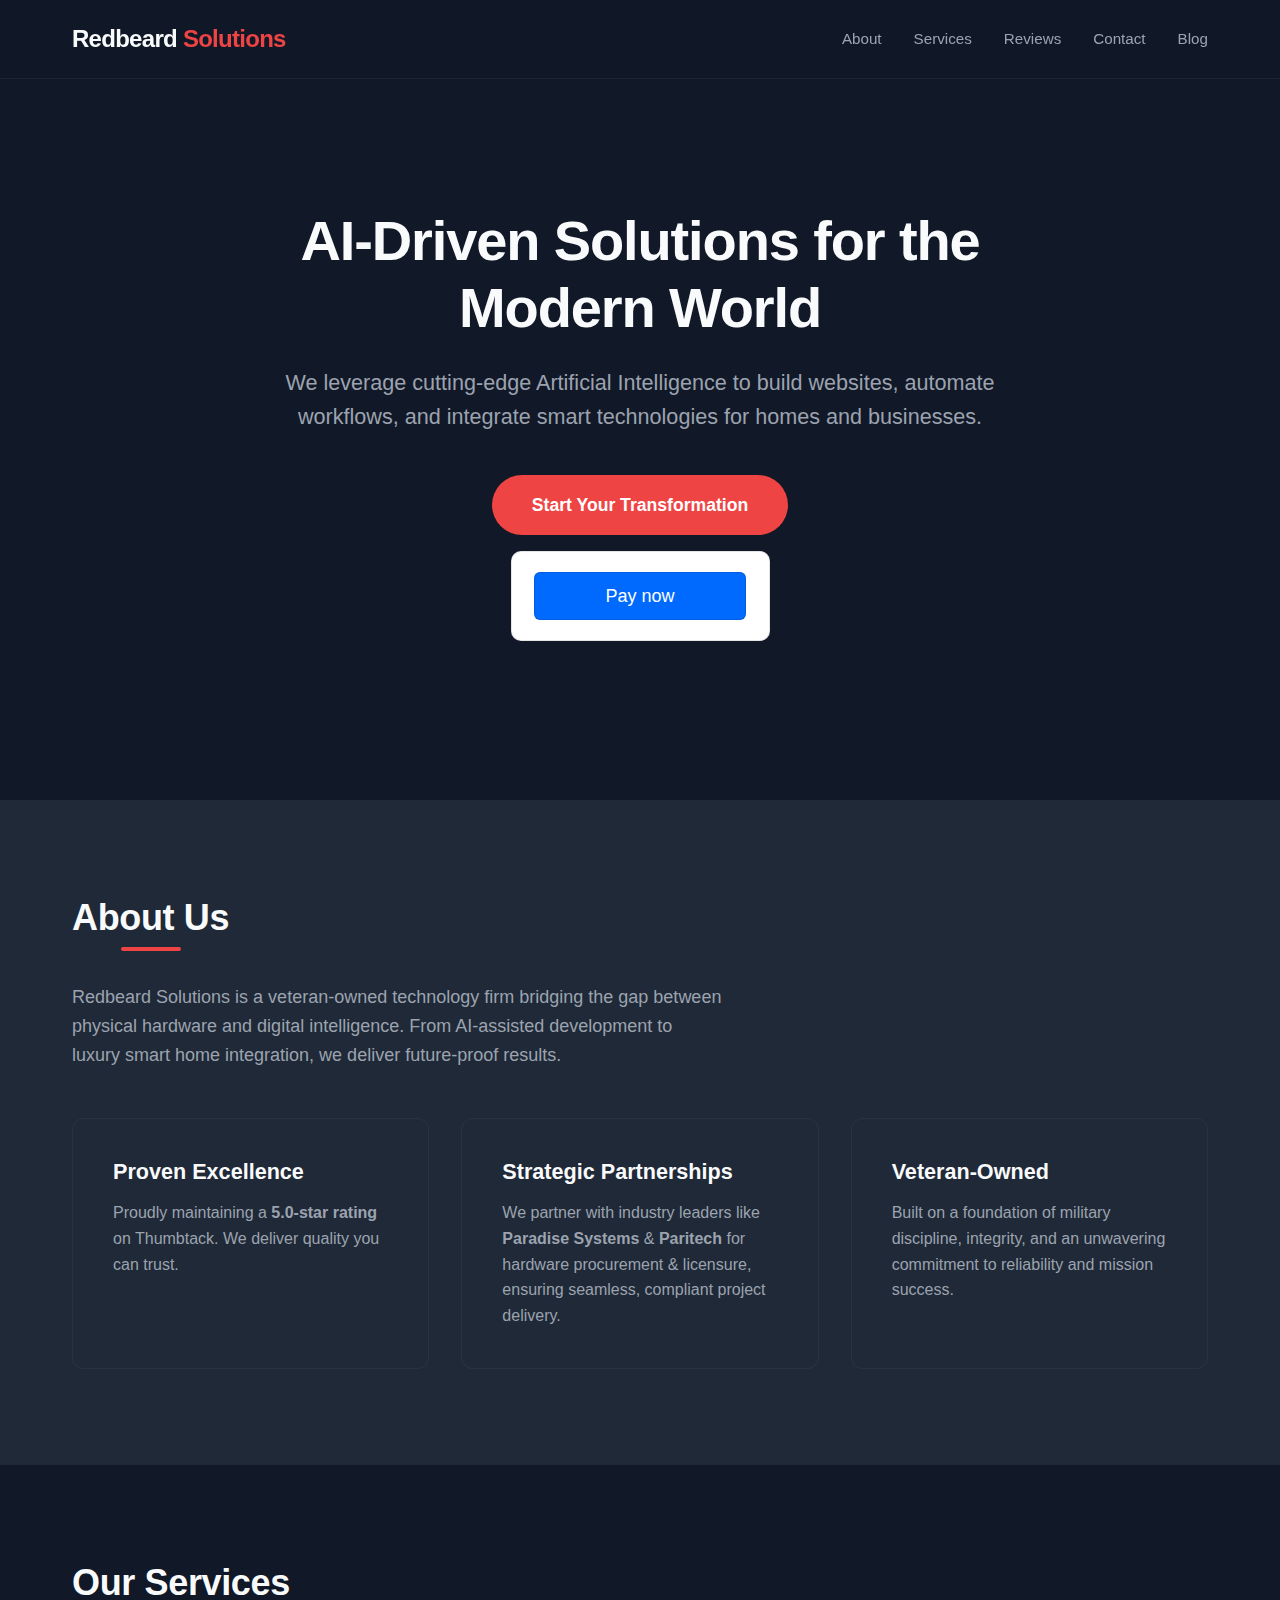
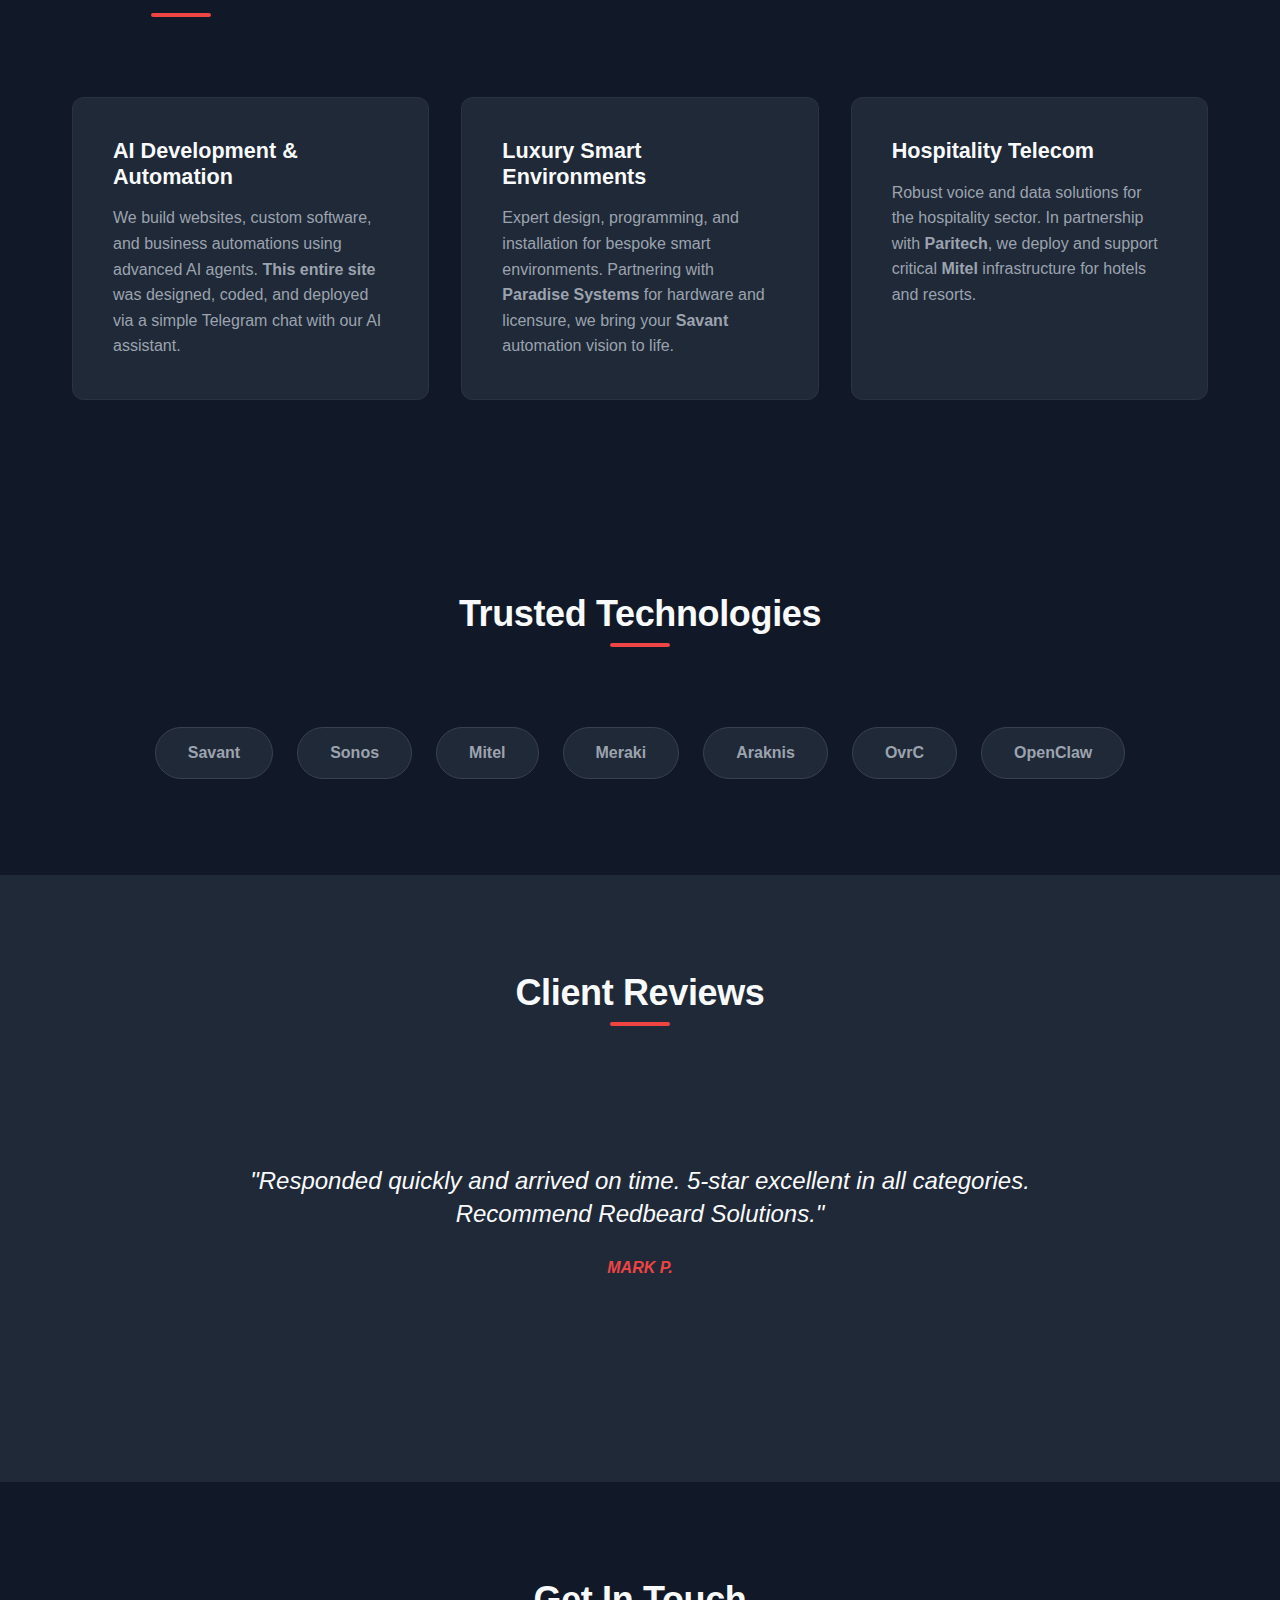
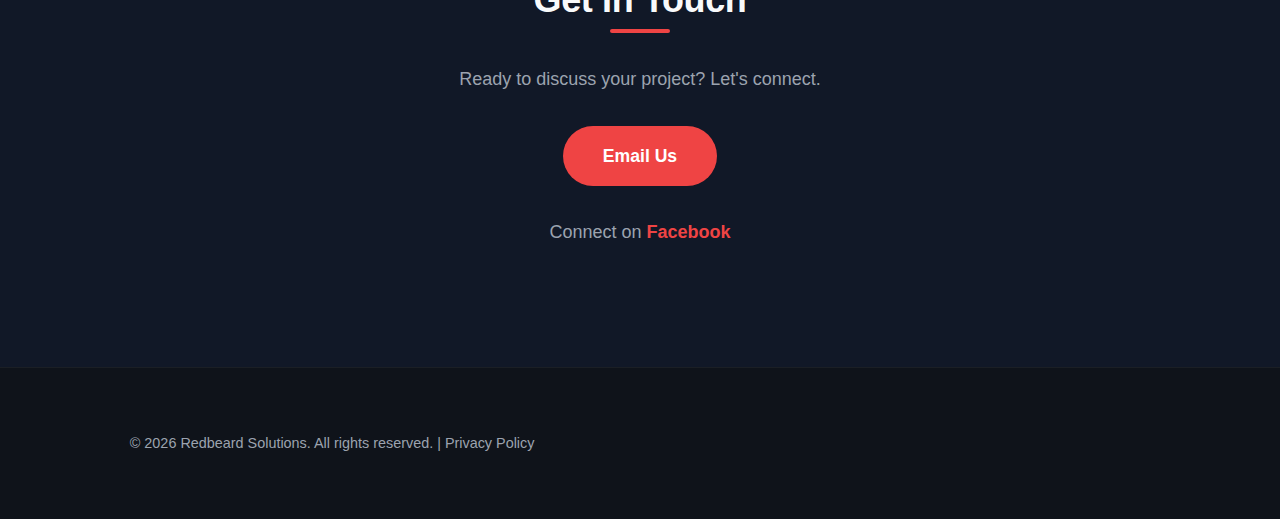
<file: index.html>
<!DOCTYPE html>
<html lang="en">
<head>
    <meta http-equiv="Content-Security-Policy" content="default-src 'self'; script-src 'self' 'unsafe-inline'; style-src 'self' 'unsafe-inline'; img-src 'self' data: https:; connect-src 'self' https:; frame-src 'self' https:;">

    <meta charset="UTF-8">
    <meta name="viewport" content="width=device-width, initial-scale=1.0">
    <title>Redbeard Solutions - Expert Technology Integration</title>
    <link rel="stylesheet" href="style.css">
</head>
<body>

    <header>
        <nav>
            <div class="logo">Redbeard <span>Solutions</span></div>
            <ul>
                <li><a href="#about">About</a></li>
                <li><a href="#services">Services</a></li>
                <li><a href="#testimonials">Reviews</a></li>
                <li><a href="#contact">Contact</a></li>
                <li><a href="blog.html">Blog</a></li>
            </ul>
        </nav>
    </header>

    <main>
        <section id="hero">
            <div class="container" style="display: flex; flex-direction: column; align-items: center;">
                <h1>AI-Driven Solutions for the Modern World</h1>
                <p>We leverage cutting-edge Artificial Intelligence to build websites, automate workflows, and integrate smart technologies for homes and businesses.</p>
                <a href="#contact" class="cta-button">Start Your Transformation</a>
                <div id="embedded-checkout-modal-checkout-button" style="
                    display: inline-block;
                    overflow: auto;
                    flex-direction: column;
                    justify-content: flex-end;
                    align-items: center;
                    width: 259px;
                    background: #FFFFFF;
                    border: 1px solid rgba(0, 0, 0, 0.1);
                    box-shadow: -2px 10px 5px rgba(0, 0, 0, 0);
                    border-radius: 10px;
                    font-family: SQ Market, SQ Market, Helvetica, Arial, sans-serif;
                    cursor: pointer;
                    margin: 1rem 0;
                " data-url="https://square.link/u/UMABqVwS?src=embd">
                    <div style="padding: 20px;">
                        <span style="
                            display: inline-block;
                            font-size: 18px;
                            line-height: 48px;
                            height: 48px;
                            color: #ffffff;
                            min-width: 212px;
                            background-color: #006aff;
                            text-align: center;
                            box-shadow: 0 0 0 1px rgba(0,0,0,.1) inset;
                            border-radius: 6px;
                        ">Pay now</span>
                    </div>
                </div>

                <script>
                function showCheckoutWindow(e) {
                    e.preventDefault();

                    const url = document.getElementById('embedded-checkout-modal-checkout-button').getAttribute('data-url');
                    const title = 'Square Payment Links';

                    const topWindow = window.top ? window.top : window;

                    const dualScreenLeft = topWindow.screenLeft !== undefined ? topWindow.screenLeft : topWindow.screenX;
                    const dualScreenTop = topWindow.screenTop !== undefined ? topWindow.screenTop : topWindow.screenY;

                    const width = topWindow.innerWidth ? topWindow.innerWidth : document.documentElement.clientWidth ? document.documentElement.clientWidth : screen.width;
                    const height = topWindow.innerHeight ? topWindow.innerHeight : document.documentElement.clientHeight ? document.documentElement.clientHeight : screen.height;

                    const h = height * .75;
                    const w = 500;

                    const systemZoom = width / topWindow.screen.availWidth;
                    const left = (width - w) / 2 / systemZoom + dualScreenLeft;
                    const top = (height - h) / 2 / systemZoom + dualScreenTop;
                    const newWindow = window.open(url, title, `scrollbars=yes, width=${w / systemZoom}, height=${h / systemZoom}, top=${top}, left=${left}`);

                    if (window.focus) newWindow.focus();
                }

                document.getElementById('embedded-checkout-modal-checkout-button').addEventListener('click', function (e) {
                    showCheckoutWindow(e);
                });
                </script>
            </div>
        </section>

        <section id="about">
            <div class="container">
                <h2>About Us</h2>
                <p>Redbeard Solutions is a veteran-owned technology firm bridging the gap between physical hardware and digital intelligence. From AI-assisted development to luxury smart home integration, we deliver future-proof results.</p>
                
                <div class="grid-3">
                    <div class="card">
                        <h3>Proven Excellence</h3>
                        <p>Proudly maintaining a <strong>5.0-star rating</strong> on Thumbtack. We deliver quality you can trust.</p>
                    </div>
                    <div class="card">
                        <h3>Strategic Partnerships</h3>
                        <p>We partner with industry leaders like <strong>Paradise Systems</strong> & <strong>Paritech</strong> for hardware procurement & licensure, ensuring seamless, compliant project delivery.</p>
                    </div>
                    <div class="card">
                        <h3>Veteran-Owned</h3>
                        <p>Built on a foundation of military discipline, integrity, and an unwavering commitment to reliability and mission success.</p>
                    </div>
                </div>
            </div>
        </section>

        <section id="services">
            <div class="container">
                <h2>Our Services</h2>
                <div class="grid-3">
                    <div class="card">
                        <h3>AI Development & Automation</h3>
                        <p>We build websites, custom software, and business automations using advanced AI agents. <strong>This entire site</strong> was designed, coded, and deployed via a simple Telegram chat with our AI assistant.</p>
                    </div>
                    <div class="card">
                        <h3>Luxury Smart Environments</h3>
                        <p>Expert design, programming, and installation for bespoke smart environments. Partnering with <strong>Paradise Systems</strong> for hardware and licensure, we bring your <strong>Savant</strong> automation vision to life.</p>
                    </div>
                    <div class="card">
                        <h3>Hospitality Telecom</h3>
                        <p>Robust voice and data solutions for the hospitality sector. In partnership with <strong>Paritech</strong>, we deploy and support critical <strong>Mitel</strong> infrastructure for hotels and resorts.</p>
                    </div>
                </div>
            </div>
        </section>

        <section id="brands">
            <div class="container">
                <h2>Trusted Technologies</h2>
                <div class="brand-grid">
                    <a href="https://www.savant.com" target="_blank" rel="noopener noreferrer" class="brand-item">Savant</a>
                    <a href="https://www.sonos.com" target="_blank" rel="noopener noreferrer" class="brand-item">Sonos</a>
                    <a href="https://www.mitel.com" target="_blank" rel="noopener noreferrer" class="brand-item">Mitel</a>
                    <a href="https://www.meraki.com" target="_blank" rel="noopener noreferrer" class="brand-item">Meraki</a>
                    <a href="https://www.araknisnetworks.com" target="_blank" rel="noopener noreferrer" class="brand-item">Araknis</a>
                    <a href="https://www.ovrc.com" target="_blank" rel="noopener noreferrer" class="brand-item">OvrC</a>
                    <a href="https://www.openclaw.ai" target="_blank" rel="noopener noreferrer" class="brand-item">OpenClaw</a>
                </div>
            </div>
        </section>

        <section id="testimonials">
            <div class="container">
                <h2>Client Reviews</h2>
                <div class="testimonial-carousel">
                    <div class="testimonial-slide active">
                        <blockquote>"Responded quickly and arrived on time. 5-star excellent in all categories. Recommend Redbeard Solutions."</blockquote>
                        <cite>Mark P.</cite>
                    </div>
                    <div class="testimonial-slide">
                        <blockquote>"Total professional and great conversationalist. Hiring him again soon."</blockquote>
                        <cite>Russ W.</cite>
                    </div>
                    <div class="testimonial-slide">
                        <blockquote>"Unparalleled IT support. Proactive approach delivered a secure, scalable operation. Highly recommend."</blockquote>
                        <cite>John H. &mdash; Wind Talker Innovations</cite>
                    </div>
                    <div class="testimonial-slide">
                        <blockquote>"Thorough, quick to respond and thoughtful. Will be hiring again!"</blockquote>
                        <cite>Caroline O. &mdash; Computer Repair</cite>
                    </div>
                    <div class="testimonial-slide">
                        <blockquote>"Extremely knowledgeable... would work with Paul anytime."</blockquote>
                        <cite>Jeremy H. &mdash; Professional Colleague</cite>
                    </div>
                </div>
            </div>
        </section>

        <section id="contact">
            <div class="container">
                <h2>Get In Touch</h2>
                <p>Ready to discuss your project? Let's connect.</p>
                <div style="margin: 2rem 0;">
                    <a href="mailto:redbeardtampa@gmail.com" class="cta-button">Email Us</a>
                </div>
                <div class="contact-direct">
                    <p>Connect on <a href="https://www.facebook.com/RedbeardSolutions" target="_blank" rel="noopener noreferrer">Facebook</a></p>
                </div>
            </div>
        </section>
    </main>

    <footer>
        <div class="container">
            <p>&copy; 2026 Redbeard Solutions. All rights reserved. | <a href="privacy.html" style="color: var(--text-muted); text-decoration: none;">Privacy Policy</a></p>
        </div>
    </footer>

    <script src="script.js"></script>
</body>
</html>
</file>
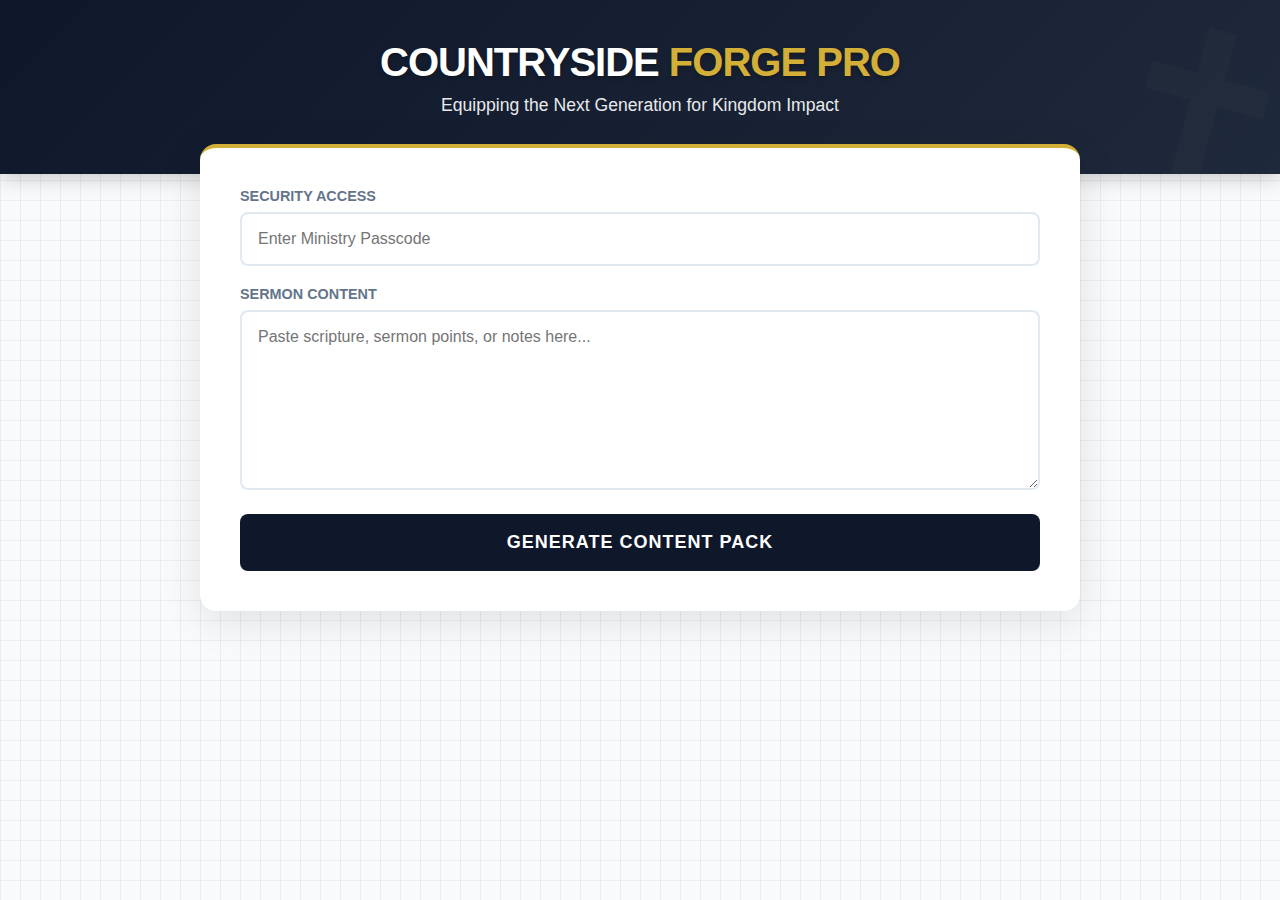
<file: demos/next-gen-catalyst/index.html>
<!DOCTYPE html>
<html lang="en">
<head>
    <meta http-equiv="Content-Security-Policy" content="default-src 'self'; script-src 'self' 'unsafe-inline'; style-src 'self' 'unsafe-inline'; img-src 'self' data: https:; connect-src 'self' https:; frame-src 'self' https:;">

    <meta charset="UTF-8">
    <meta name="viewport" content="width=device-width, initial-scale=1.0">
    <title>Forge Pro | Countryside Next Gen</title>
    <link href="https://fonts.googleapis.com/css2?family=Montserrat:wght@400;700;900&family=Open+Sans:wght@400;600&display=swap" rel="stylesheet">
    <style>
        :root {
            --primary: #0f172a; /* Deep Navy */
            --accent: #d4af37;  /* Gold */
            --light: #f8fafc;
            --text-main: #334155;
        }
        body {
            font-family: 'Open Sans', sans-serif;
            background-color: var(--light);
            color: var(--text-main);
            margin: 0; padding: 0;
            display: flex; flex-direction: column; align-items: center;
            background-image: linear-gradient(rgba(15, 23, 42, 0.05) 1px, transparent 1px),
            linear-gradient(90deg, rgba(15, 23, 42, 0.05) 1px, transparent 1px);
            background-size: 20px 20px;
        }
        header {
            background: linear-gradient(135deg, #0f172a 0%, #1e293b 100%);
            color: white;
            width: 100%;
            padding: 40px 0;
            text-align: center;
            box-shadow: 0 4px 20px rgba(0,0,0,0.2);
            position: relative;
            overflow: hidden;
        }
        header::after {
            content: "✝";
            position: absolute;
            top: -20px;
            right: -20px;
            font-size: 15rem;
            color: rgba(255,255,255,0.02); /* Lowered opacity */
            font-family: serif;
            transform: rotate(15deg);
            z-index: 0;
            pointer-events: none;
        }
        h1 {
            font-family: 'Montserrat', sans-serif;
            font-weight: 900;
            letter-spacing: -1px;
            margin: 0;
            font-size: 2.5rem;
            text-transform: uppercase;
            text-shadow: 0 2px 4px rgba(0,0,0,0.3); /* Added shadow for readability */
        }
        h1, p { z-index: 1; position: relative; }
        @media (max-width: 600px) {
            header::after { font-size: 8rem; top: -10px; right: -10px; }
            h1 { font-size: 1.8rem; }
        }
        h1 {
            font-family: 'Montserrat', sans-serif;
            font-weight: 900;
            letter-spacing: -1px;
            margin: 0;
            font-size: 2.5rem;
            text-transform: uppercase;
        }
        h1 span { color: var(--accent); }
        header p {
            font-size: 1.1rem;
            opacity: 0.9;
            margin-top: 10px;
            font-weight: 300;
        }
        .container {
            max-width: 800px;
            width: 90%;
            background: white;
            margin: -30px 0 50px 0;
            padding: 40px;
            border-radius: 16px;
            box-shadow: 0 10px 40px rgba(0,0,0,0.1);
            position: relative;
            z-index: 10;
            border-top: 4px solid var(--accent);
        }
        h2 { 
            color: var(--primary); 
            font-family: 'Montserrat', sans-serif;
            font-weight: 700;
            margin-top: 0;
        }
        .input-group { margin-bottom: 20px; }
        input, textarea {
            width: 100%;
            padding: 16px;
            border: 2px solid #e2e8f0;
            border-radius: 8px;
            font-size: 16px;
            box-sizing: border-box;
            transition: all 0.3s;
            font-family: inherit;
        }
        input:focus, textarea:focus {
            border-color: var(--accent);
            outline: none;
            box-shadow: 0 0 0 3px rgba(212, 175, 55, 0.2);
        }
        textarea { height: 180px; resize: vertical; }
        button {
            background-color: var(--primary);
            color: white;
            border: none;
            padding: 18px 30px;
            font-size: 18px;
            font-weight: 700;
            border-radius: 8px;
            cursor: pointer;
            width: 100%;
            text-transform: uppercase;
            letter-spacing: 1px;
            transition: transform 0.2s, box-shadow 0.2s;
            font-family: 'Montserrat', sans-serif;
        }
        button:hover { 
            transform: translateY(-2px);
            box-shadow: 0 5px 15px rgba(15, 23, 42, 0.3);
            background-color: #1e293b;
        }
        button:disabled { background-color: #94a3b8; transform: none; }
        
        .content-section {
            background: #fff;
            border-left: 4px solid var(--primary);
            padding: 25px;
            margin-bottom: 25px;
            border-radius: 0 8px 8px 0;
            box-shadow: 0 2px 10px rgba(0,0,0,0.03);
        }
        .content-section h3 { 
            margin-top: 0; 
            color: var(--accent); 
            font-family: 'Montserrat', sans-serif;
            display: flex; align-items: center; gap: 10px;
        }
        pre { 
            white-space: pre-wrap; 
            font-family: 'Open Sans', sans-serif;
            font-size: 1.05em; 
            line-height: 1.7; 
            color: #334155;
        }
        .loading {
            display: inline-block;
            width: 24px; height: 24px;
            border: 3px solid rgba(15, 23, 42, 0.2);
            border-radius: 50%;
            border-top-color: var(--accent);
            animation: spin 1s ease-in-out infinite;
            vertical-align: middle;
        }
        @keyframes spin { to { transform: rotate(360deg); } }
        
        /* Icon styles */
        .icon { font-size: 1.2em; }
    </style>
</head>
<body>
    <header>
        <h1>Countryside <span>Forge Pro</span></h1>
        <p>Equipping the Next Generation for Kingdom Impact</p>
    </header>

    <div class="container">
        <div class="input-group">
            <label style="display:block; margin-bottom:8px; font-weight:600; color:#64748b; font-size:0.9rem;">SECURITY ACCESS</label>
            <input type="password" id="accessCode" placeholder="Enter Ministry Passcode">
        </div>
        
        <div class="input-group">
            <label style="display:block; margin-bottom:8px; font-weight:600; color:#64748b; font-size:0.9rem;">SERMON CONTENT</label>
            <textarea id="sermonInput" placeholder="Paste scripture, sermon points, or notes here..."></textarea>
        </div>

        <button id="genBtn" onclick="generateContent()">Generate Content Pack</button>

        <div id="output">
            <div id="loadingArea" class="status" style="display:none; text-align:center; padding:40px; color:#64748b;">
                <div class="loading"></div><br><br>
                <em>Forging content with the Countryside Voice...</em>
            </div>
            <div id="resultsArea" style="display:none; margin-top:40px;">
                <div class="content-section">
                    <h3><span class="icon">📱</span> Social Media Script</h3>
                    <pre id="tiktokScript"></pre>
                </div>
                <div class="content-section">
                    <h3><span class="icon">📧</span> Parent Connection</h3>
                    <pre id="parentEmail"></pre>
                </div>
                <div class="content-section">
                    <h3><span class="icon">👥</span> Small Group Guide</h3>
                    <pre id="smallGroup"></pre>
                </div>
            </div>
        </div>
    </div>

    <script>
        async function generateContent() {
            const input = document.getElementById('sermonInput').value;
            const code = document.getElementById('accessCode').value;
            
            if (!input) { alert("Please enter some sermon notes first!"); return; }
            if (!code) { alert("Please enter the access code."); return; }

            const btn = document.getElementById('genBtn');
            btn.disabled = true;
            btn.innerText = "FORGING...";

            document.getElementById('output').style.display = 'block';
            document.getElementById('loadingArea').style.display = 'block';
            document.getElementById('resultsArea').style.display = 'none';

            try {
                const response = await fetch('https://forge.redbeardtampa.com/api/forge', {
                    method: 'POST',
                    headers: { 
                        'Content-Type': 'application/json',
                        'x-access-code': code 
                    },
                    body: JSON.stringify({ text: input })
                });

                if (response.status === 401) throw new Error("Invalid Access Code.");
                if (!response.ok) throw new Error("Forge engine timeout. Try again.");

                const data = await response.json();
                
                document.getElementById('tiktokScript').innerText = data.tiktok;
                document.getElementById('parentEmail').innerText = data.email;
                document.getElementById('smallGroup').innerText = data.guide;

                document.getElementById('loadingArea').style.display = 'none';
                document.getElementById('resultsArea').style.display = 'block';
            } catch (err) {
                alert(err.message);
                document.getElementById('output').style.display = 'none';
            } finally {
                btn.disabled = false;
                btn.innerText = "GENERATE CONTENT PACK";
            }
        }
    </script>
</body>
</html>
</file>
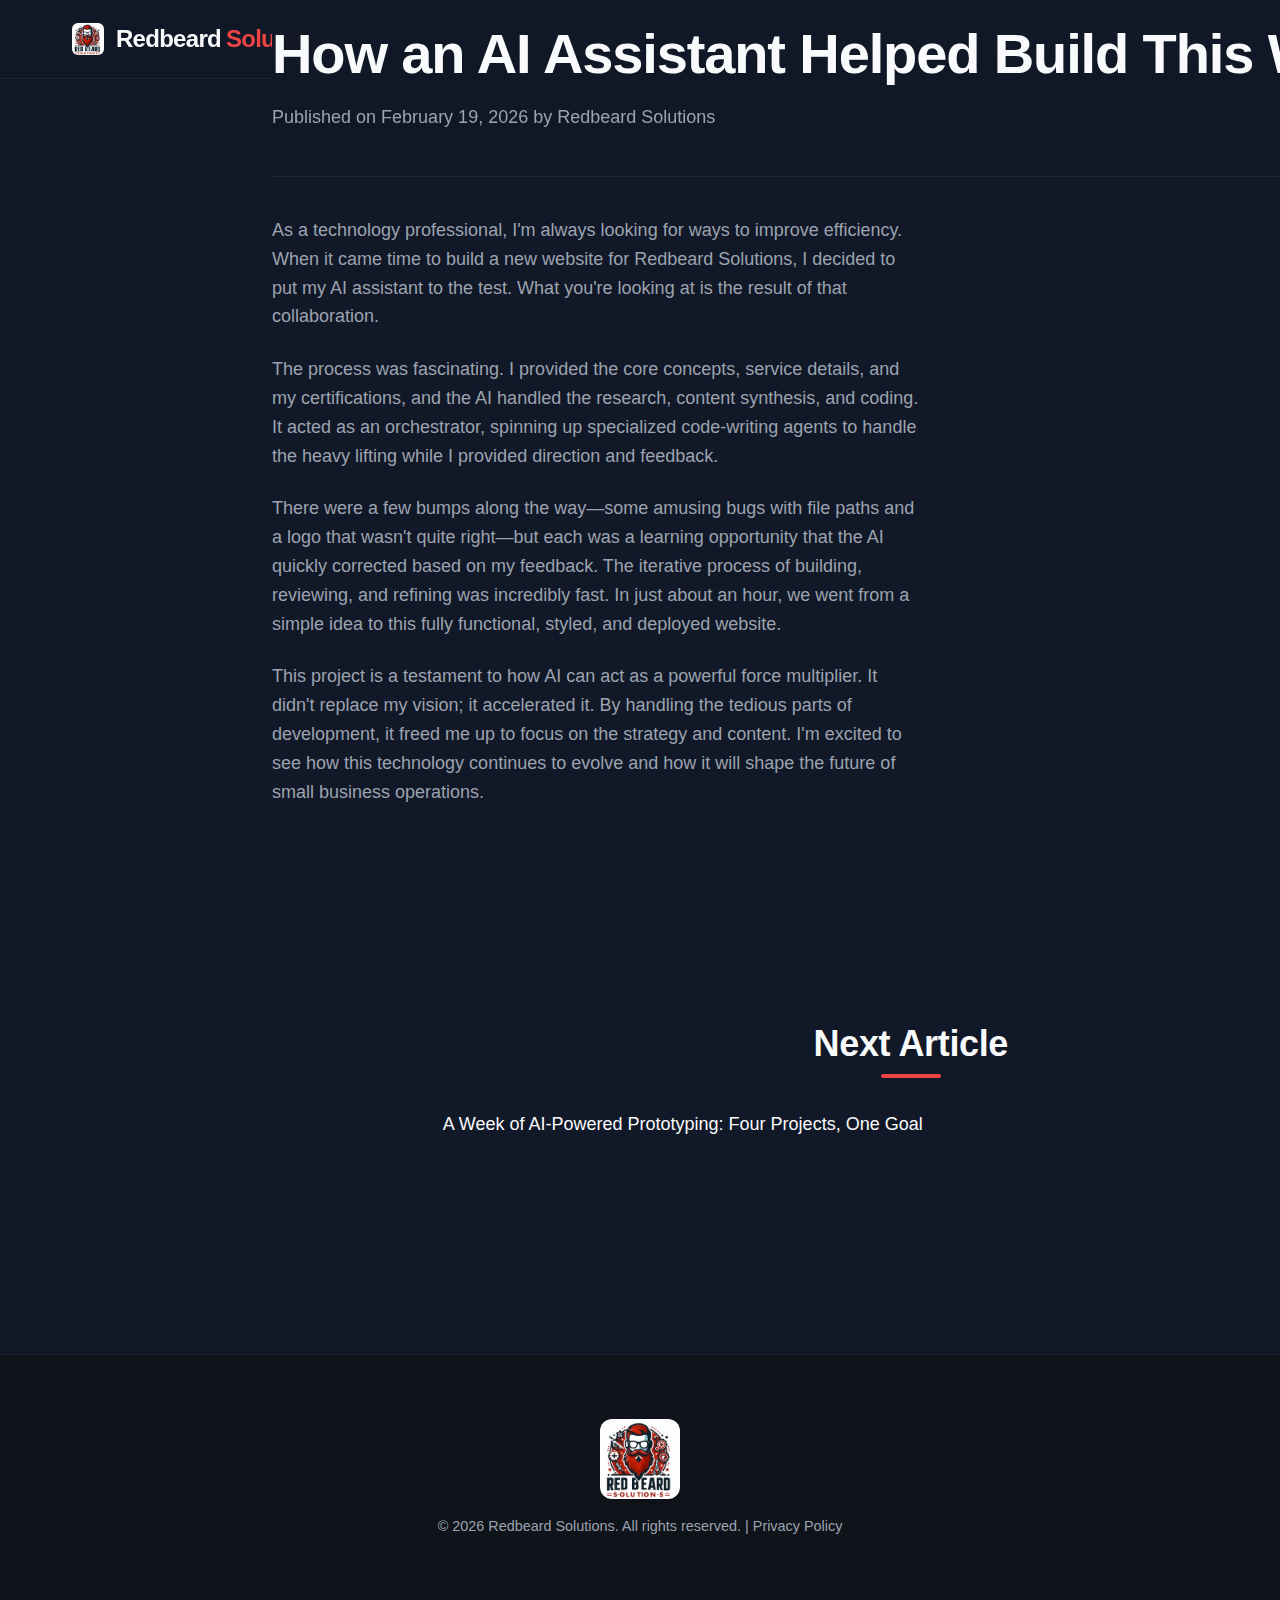
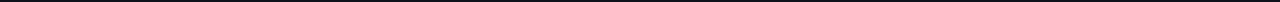
<file: blog-post-1.html>
<!DOCTYPE html>
<html lang="en">
<head>
    <meta http-equiv="Content-Security-Policy" content="default-src 'self'; script-src 'self' 'unsafe-inline' https://assets.calendly.com; style-src 'self' 'unsafe-inline' https://assets.calendly.com; img-src 'self' data: https:; connect-src 'self' https:; frame-src 'self' https:;">

    <meta charset="UTF-8">
    <meta name="viewport" content="width=device-width, initial-scale=1.0">
    <title>Blog - Redbeard Solutions</title>
    <link rel="stylesheet" href="style.css">
</head>
<body>
    <header>
        <nav>
            <div class="logo" style="display:flex; align-items:center;"><a href="index.html" style="text-decoration:none; color:inherit; display:flex; align-items:center;"><img src="RBS-logo-small.jpeg" alt="Redbeard Solutions" style="height: 32px; width: 32px; margin-right: 12px; border-radius: 6px;"> Redbeard <span style="margin-left:5px; color: var(--accent-color);">Solutions</span></a></div>
            <ul>
                <li><a href="index.html">Home</a></li>
                <li><a href="index.html#about">About</a></li>
                <li><a href="index.html#services">Services</a></li>
                <li><a href="index.html#testimonials">Reviews</a></li>
                <li><a href="index.html#contact">Contact</a></li>
                <li><a href="blog.html">Blog</a></li>
                <li><a href="team.html">Our Team</a></li>
            </ul>
        </nav>
    </header>
    <main class="blog-main">
        <article class="blog-post">
            <header>
                <h1>How an AI Assistant Helped Build This Website</h1>
                <p class="post-meta">Published on <time datetime="2026-02-19">February 19, 2026</time> by <span class="author" rel="author">Redbeard Solutions</span></p>
            </header>
            <section class="post-content">
                <p>As a technology professional, I'm always looking for ways to improve efficiency. When it came time to build a new website for Redbeard Solutions, I decided to put my AI assistant to the test. What you're looking at is the result of that collaboration.</p>
            <p>The process was fascinating. I provided the core concepts, service details, and my certifications, and the AI handled the research, content synthesis, and coding. It acted as an orchestrator, spinning up specialized code-writing agents to handle the heavy lifting while I provided direction and feedback.</p>
            <p>There were a few bumps along the way—some amusing bugs with file paths and a logo that wasn't quite right—but each was a learning opportunity that the AI quickly corrected based on my feedback. The iterative process of building, reviewing, and refining was incredibly fast. In just about an hour, we went from a simple idea to this fully functional, styled, and deployed website.</p>
            <p>This project is a testament to how AI can act as a powerful force multiplier. It didn't replace my vision; it accelerated it. By handling the tedious parts of development, it freed me up to focus on the strategy and content. I'm excited to see how this technology continues to evolve and how it will shape the future of small business operations.</p>
            </section>
            <section class="post-navigation-reader-safe"><div class="nav-group"></div><div class="nav-group" style="text-align: right;"><h2>Next Article</h2><p><a href="blog-post-2.html">A Week of AI-Powered Prototyping: Four Projects, One Goal</a></p></div></section>
        </article>
    </main>
    <footer>
        <div class="container" style="display:flex; flex-direction:column; align-items:center; gap: 1rem;">
            <img src="RBS-logo-small.jpeg" alt="Redbeard Solutions Logo" style="height: 80px; width: 80px; border-radius: 12px; box-shadow: 0 4px 6px rgba(0, 0, 0, 0.1);">
            <p>&copy; 2026 Redbeard Solutions. All rights reserved. | <a href="privacy.html" style="color: var(--text-muted); text-decoration: none;">Privacy Policy</a></p>
        </div>
    </footer>
    <script src="script.js"></script>
</body>
</html>
</file>
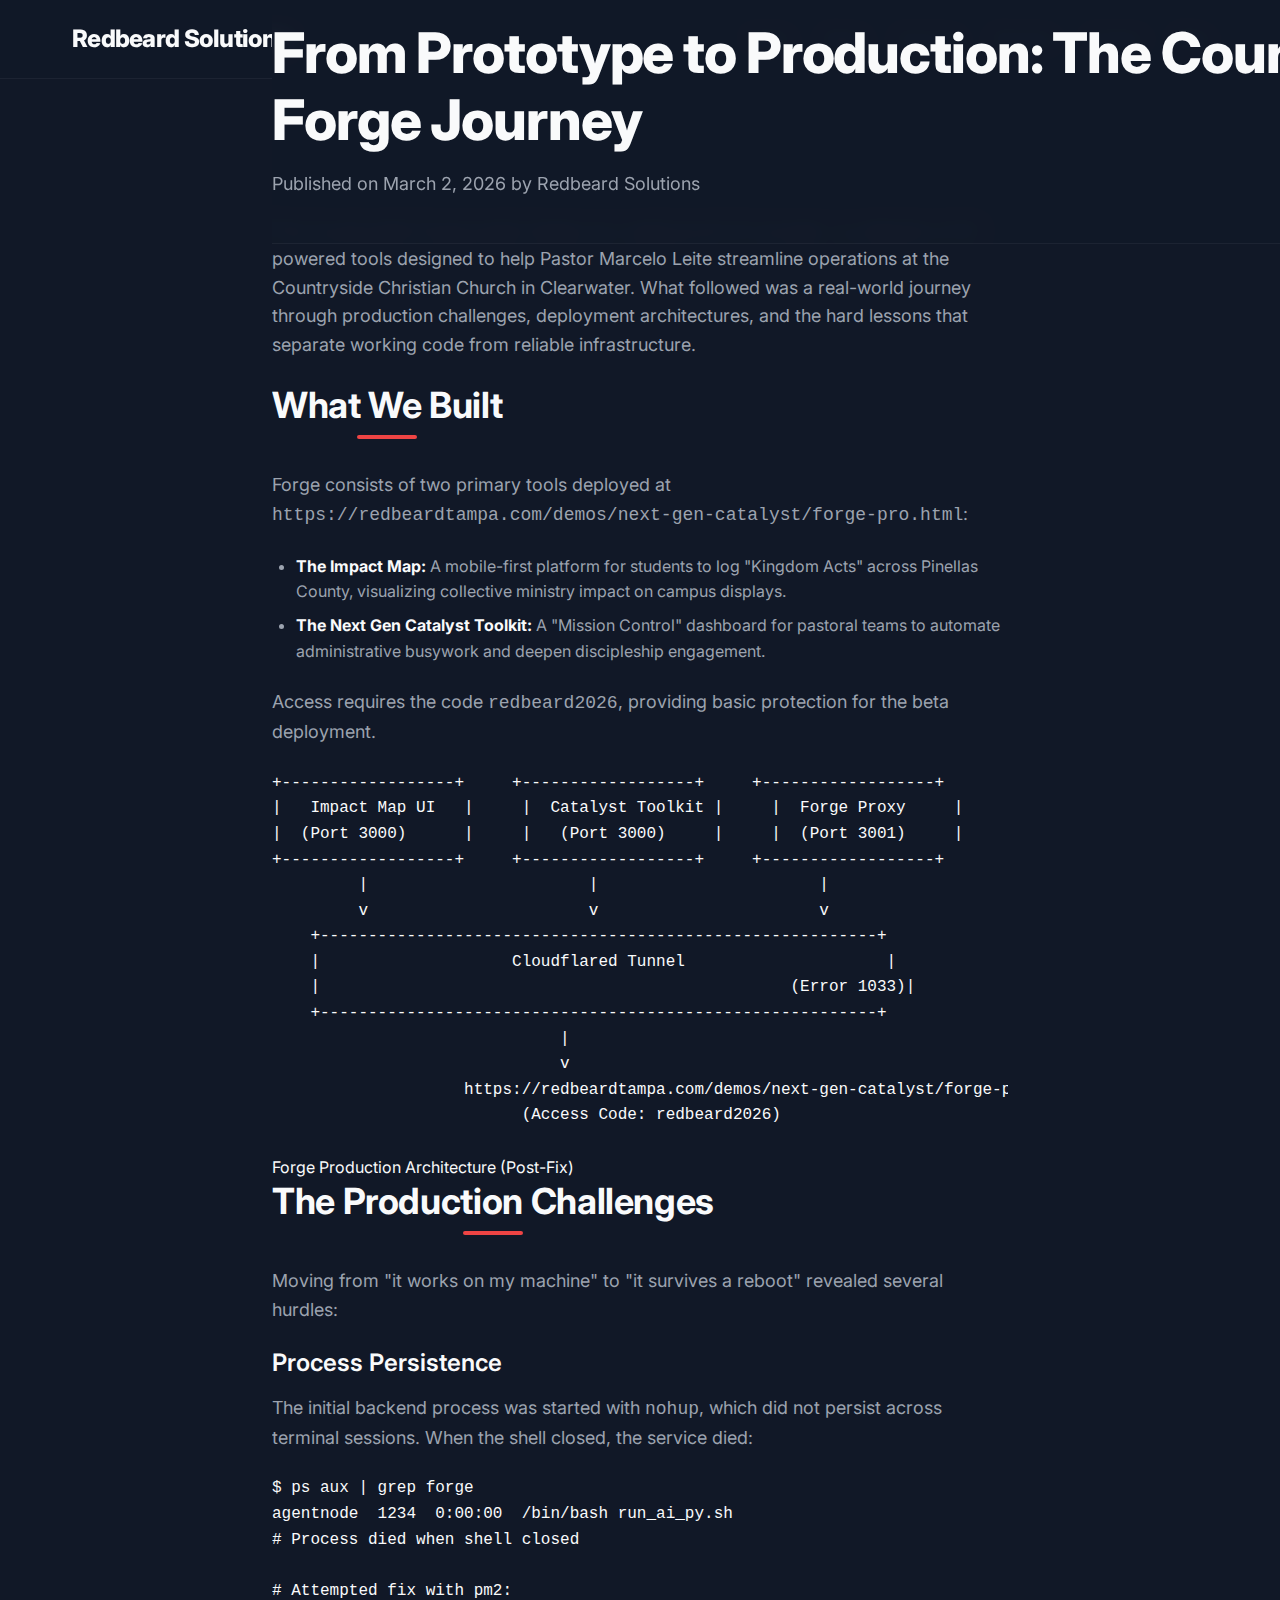
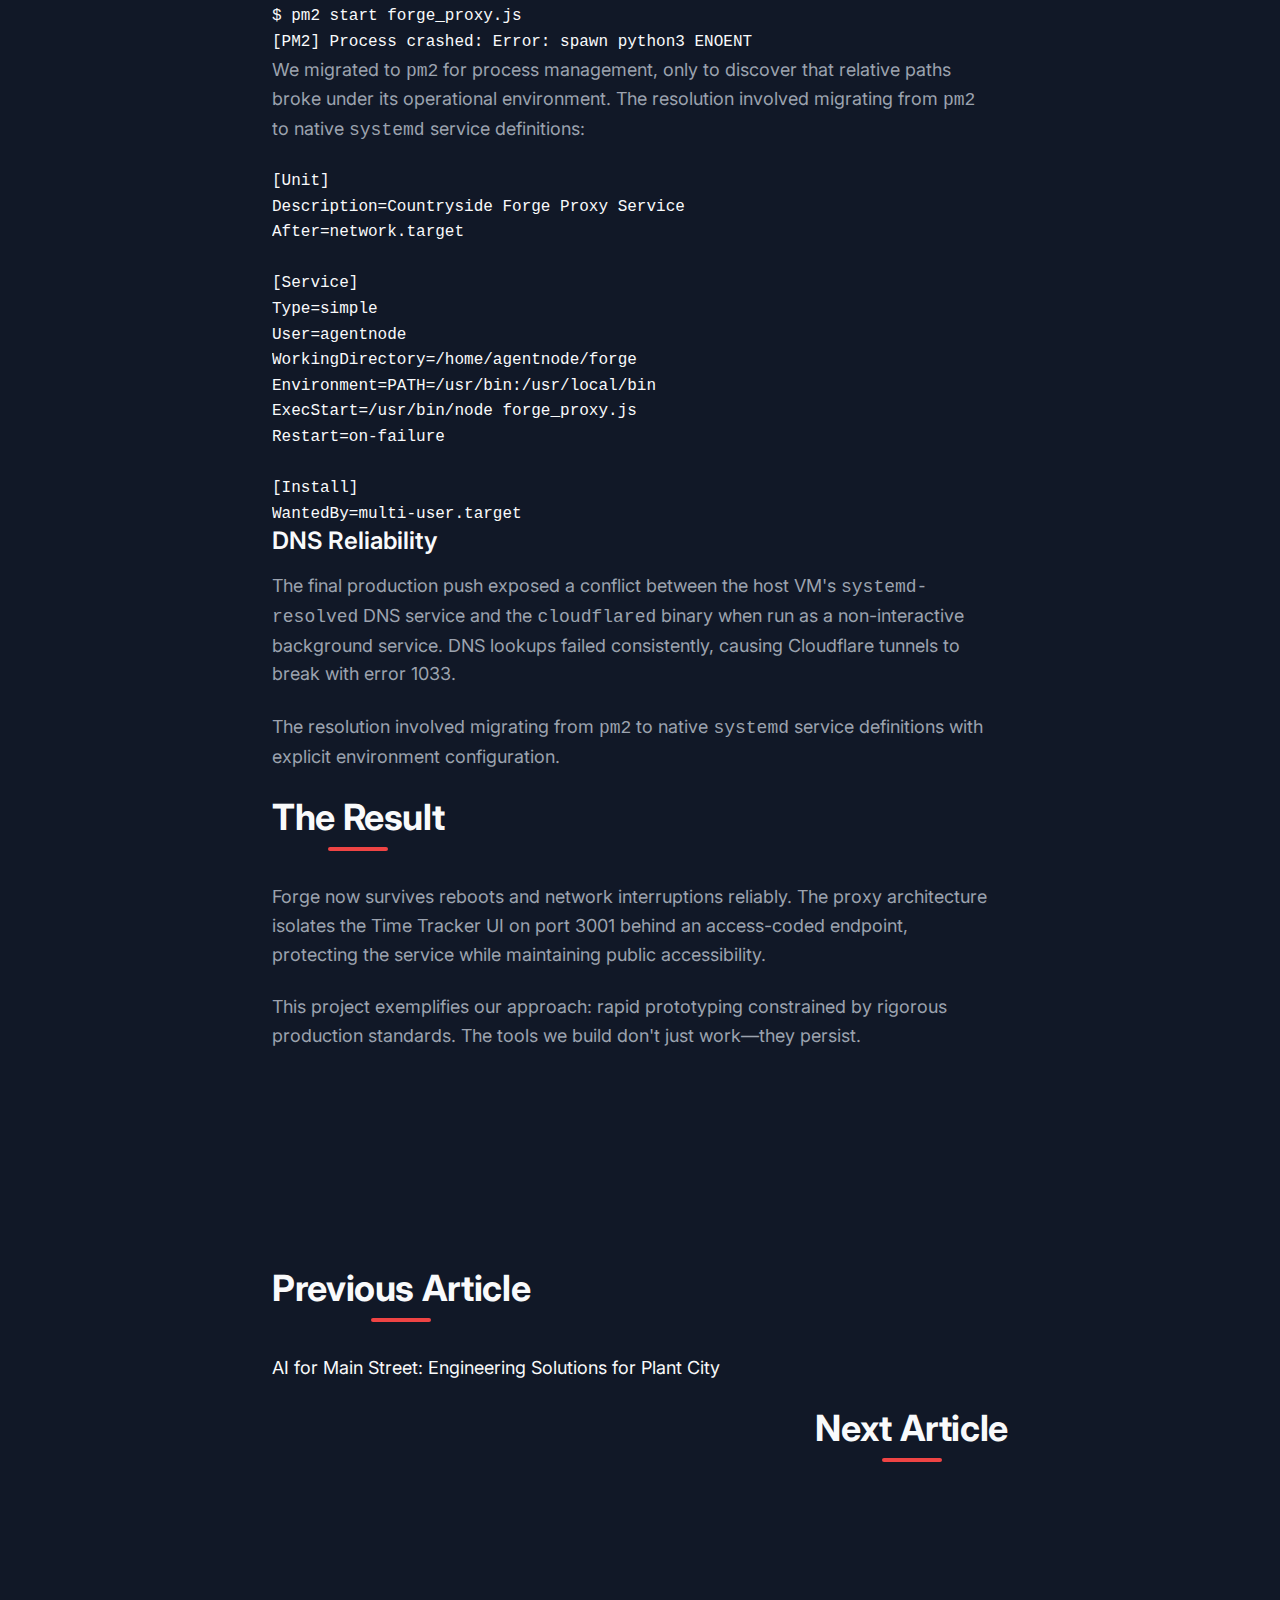
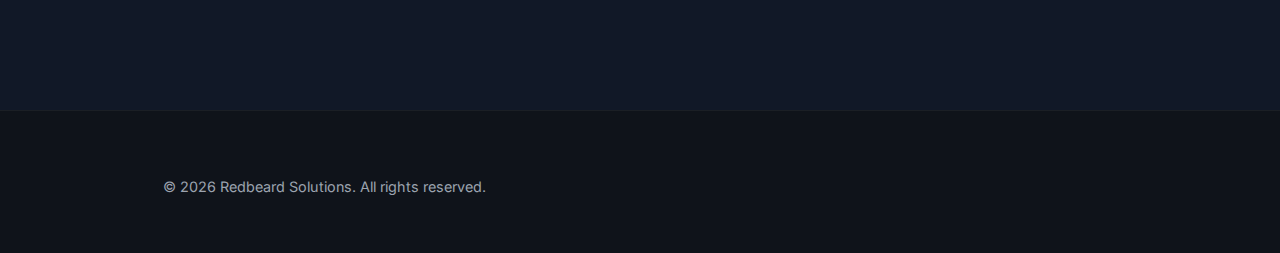
<file: blog-post-10.html>
<!DOCTYPE html>
<html lang="en">
<head>
    <meta charset="UTF-8">
    <meta name="viewport" content="width=device-width, initial-scale=1.0">
    <title>From Prototype to Production: The Countryside Forge Journey - Redbeard Solutions Blog</title>
    <link rel="stylesheet" href="style.css">
</head>
<body>
    <header>
        <nav>
            <div class="logo">Redbeard Solutions</div>
            <ul>
                <li><a href="index.html">Home</a></li>
                <li><a href="index.html#about">About</a></li>
                <li><a href="index.html#services">Services</a></li>
                <li><a href="index.html#testimonials">Reviews</a></li>
                <li><a href="index.html#contact">Contact</a></li>
                <li><a href="blog.html">Blog</a></li>
            </ul>
        </nav>
    </header>
    <main class="blog-main">
        <article class="blog-post">
            <header>
                <h1>From Prototype to Production: The Countryside Forge Journey</h1>
                <p class="post-meta">Published on <time datetime="2026-03-02">March 2, 2026</time> by <span class="author" rel="author">Redbeard Solutions</span></p>
            </header>
            <section class="post-content">
                <p>The Countryside Forge project began as a rapid proof-of-concept—a collection of AI-powered tools designed to help Pastor Marcelo Leite streamline operations at the Countryside Christian Church in Clearwater. What followed was a real-world journey through production challenges, deployment architectures, and the hard lessons that separate working code from reliable infrastructure.</p>
                <h2>What We Built</h2>
                <p>Forge consists of two primary tools deployed at <code>https://redbeardtampa.com/demos/next-gen-catalyst/forge-pro.html</code>:</p>
                <ul>
                    <li><strong>The Impact Map:</strong> A mobile-first platform for students to log "Kingdom Acts" across Pinellas County, visualizing collective ministry impact on campus displays.</li>
                    <li><strong>The Next Gen Catalyst Toolkit:</strong> A "Mission Control" dashboard for pastoral teams to automate administrative busywork and deepen discipleship engagement.</li>
                </ul>
                <p>Access requires the code <code>redbeard2026</code>, providing basic protection for the beta deployment.</p>
                <figure>
                    <pre>+------------------+     +------------------+     +------------------+
|   Impact Map UI   |     |  Catalyst Toolkit |     |  Forge Proxy     |
|  (Port 3000)      |     |   (Port 3000)     |     |  (Port 3001)     |
+------------------+     +------------------+     +------------------+
         |                       |                       |
         v                       v                       v
    +----------------------------------------------------------+
    |                    Cloudflared Tunnel                     |
    |                                                 (Error 1033)|
    +----------------------------------------------------------+
                              |
                              v
                    https://redbeardtampa.com/demos/next-gen-catalyst/forge-pro.html
                          (Access Code: redbeard2026)
                </pre>
                    <figcaption>Forge Production Architecture (Post-Fix)</figcaption>
                </figure>
                <h2>The Production Challenges</h2>
                <p>Moving from "it works on my machine" to "it survives a reboot" revealed several hurdles:</p>
                <h3>Process Persistence</h3>
                <p>The initial backend process was started with <code>nohup</code>, which did not persist across terminal sessions. When the shell closed, the service died:</p>
                <pre><code>$ ps aux | grep forge
agentnode  1234  0:00:00  /bin/bash run_ai_py.sh
# Process died when shell closed

# Attempted fix with pm2:
$ pm2 start forge_proxy.js
[PM2] Process crashed: Error: spawn python3 ENOENT</code></pre>
                <p>We migrated to <code>pm2</code> for process management, only to discover that relative paths broke under its operational environment. The resolution involved migrating from <code>pm2</code> to native <code>systemd</code> service definitions:</p>
                <pre><code>[Unit]
Description=Countryside Forge Proxy Service
After=network.target

[Service]
Type=simple
User=agentnode
WorkingDirectory=/home/agentnode/forge
Environment=PATH=/usr/bin:/usr/local/bin
ExecStart=/usr/bin/node forge_proxy.js
Restart=on-failure

[Install]
WantedBy=multi-user.target</code></pre>
                <h3>DNS Reliability</h3>
                <p>The final production push exposed a conflict between the host VM's <code>systemd-resolved</code> DNS service and the <code>cloudflared</code> binary when run as a non-interactive background service. DNS lookups failed consistently, causing Cloudflare tunnels to break with error 1033.</p>
                <p>The resolution involved migrating from <code>pm2</code> to native <code>systemd</code> service definitions with explicit environment configuration.</p>
                <h2>The Result</h2>
                <p>Forge now survives reboots and network interruptions reliably. The proxy architecture isolates the Time Tracker UI on port 3001 behind an access-coded endpoint, protecting the service while maintaining public accessibility.</p>
                <p>This project exemplifies our approach: rapid prototyping constrained by rigorous production standards. The tools we build don't just work—they persist.</p>
            </section>
            <section class="post-navigation-reader-safe">
                <div class="nav-group">
                    <h2>Previous Article</h2>
                    <p><a href="blog-post-9.html">AI for Main Street: Engineering Solutions for Plant City</a></p>
                </div>
                <div class="nav-group" style="text-align: right;">
                    <h2>Next Article</h2>
                    <p></p>
                </div>
            </section>
        </article>
    </main>
    <footer>
        <p>&copy; 2026 Redbeard Solutions. All rights reserved.</p>
    </footer>
    <script src="script.js"></script>
</body>
</html>
</file>
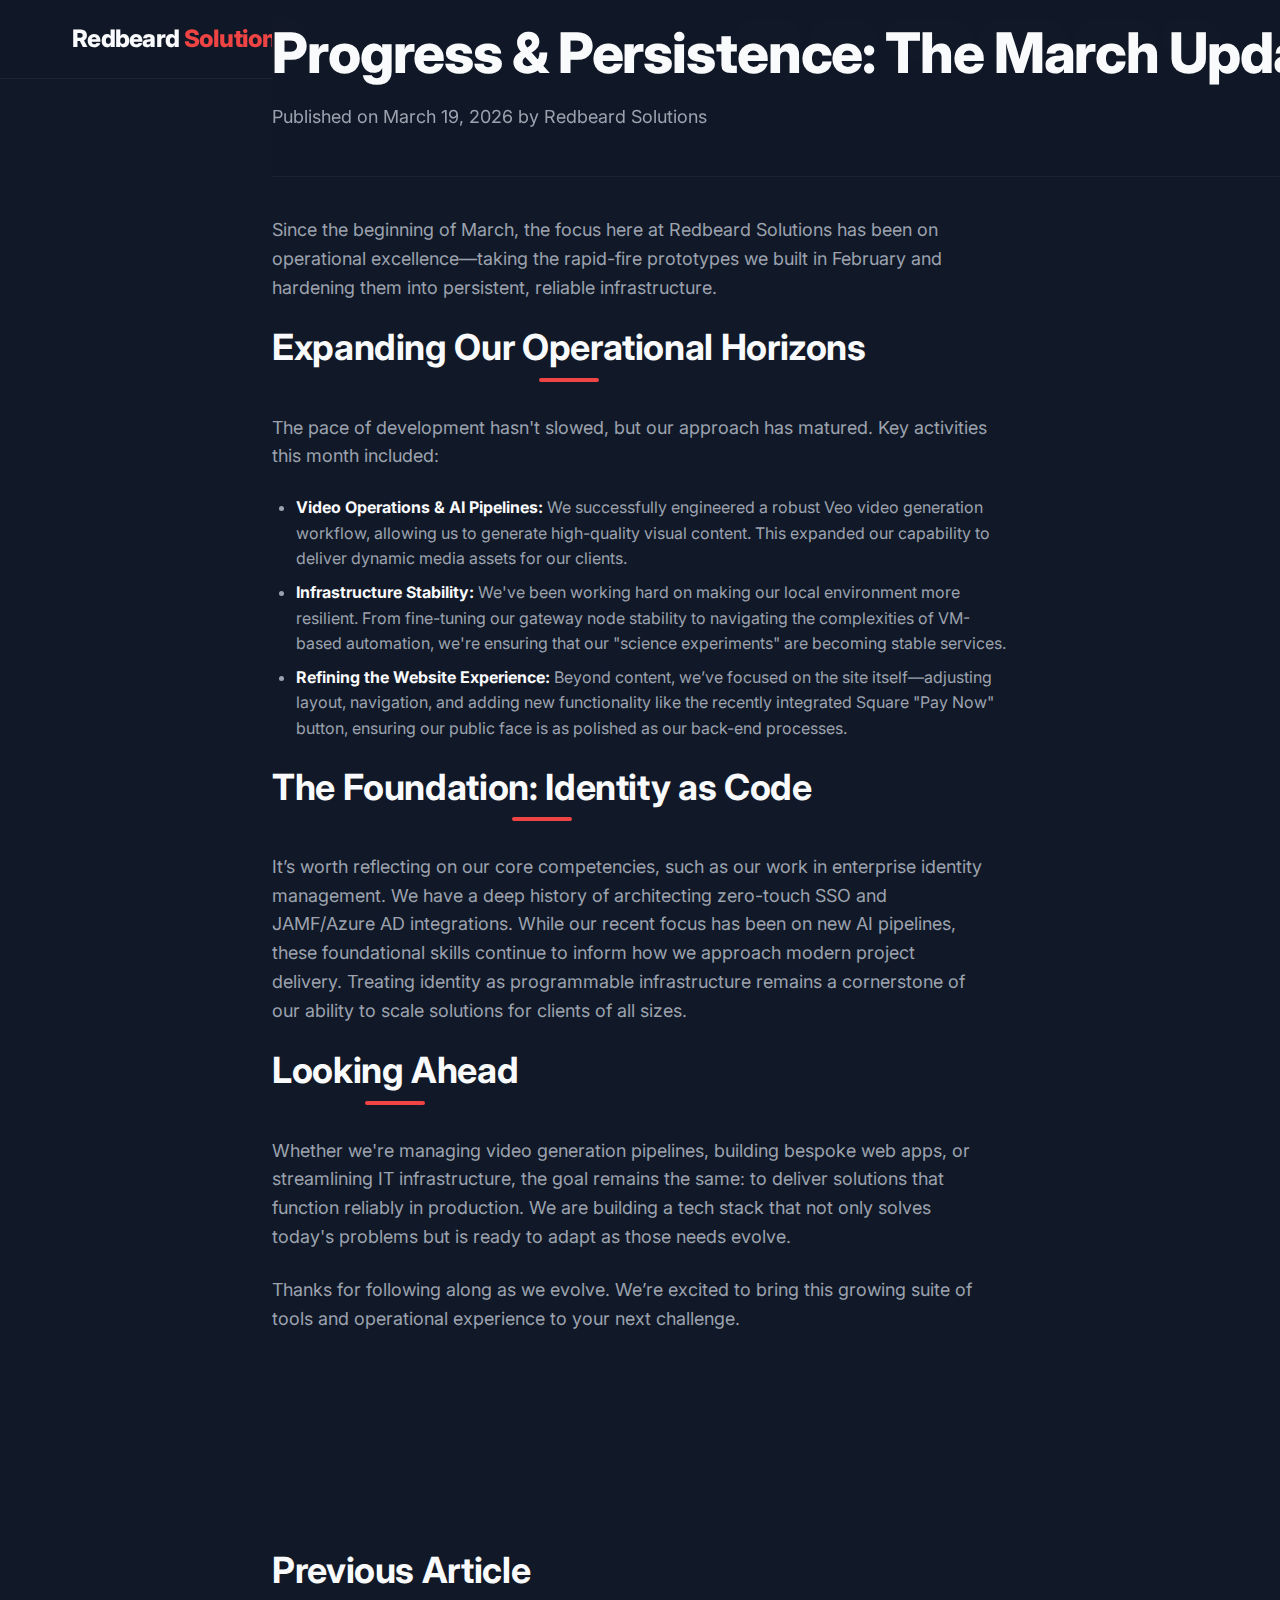
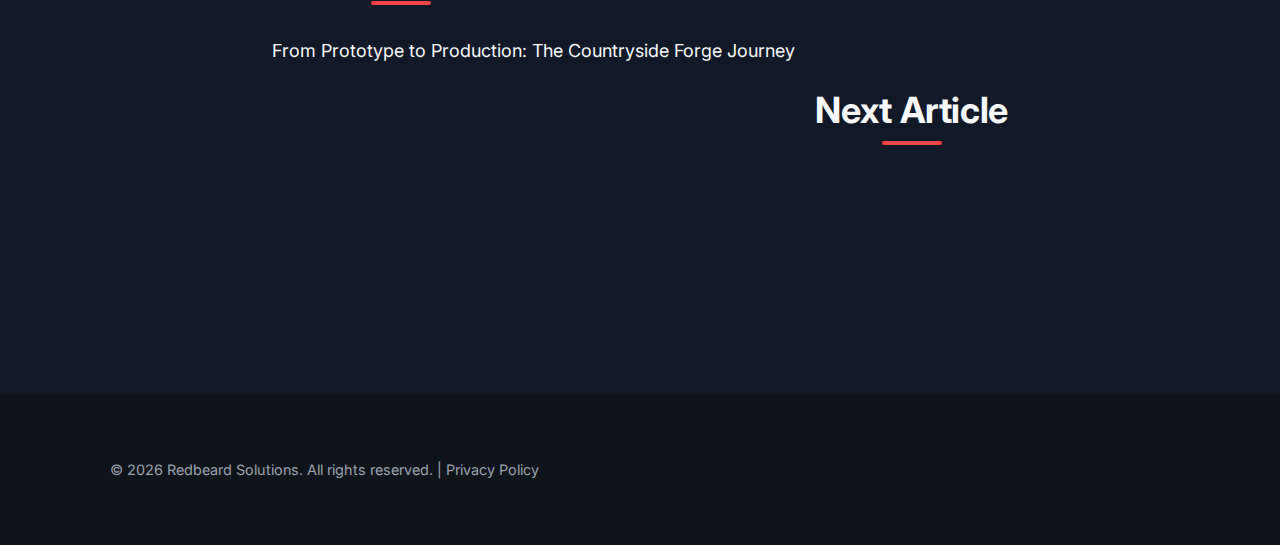
<file: blog-post-11.html>
<!DOCTYPE html>
<html lang="en">
<head>
    <meta charset="UTF-8">
    <meta name="viewport" content="width=device-width, initial-scale=1.0">
    <title>Progress & Persistence: The March Update - Redbeard Solutions Blog</title>
    <link rel="stylesheet" href="style.css">
</head>
<body>
    <header>
        <nav>
            <div class="logo">Redbeard <span>Solutions</span></div>
            <ul>
                <li><a href="index.html">Home</a></li>
                <li><a href="index.html#about">About</a></li>
                <li><a href="index.html#services">Services</a></li>
                <li><a href="index.html#testimonials">Reviews</a></li>
                <li><a href="index.html#contact">Contact</a></li>
                <li><a href="blog.html">Blog</a></li>
            </ul>
        </nav>
    </header>
    <main class="blog-main">
        <article class="blog-post">
            <header>
                <h1>Progress & Persistence: The March Update</h1>
                <p class="post-meta">Published on <time datetime="2026-03-19">March 19, 2026</time> by <span class="author" rel="author">Redbeard Solutions</span></p>
            </header>
            <section class="post-content">
                <p>Since the beginning of March, the focus here at Redbeard Solutions has been on operational excellence—taking the rapid-fire prototypes we built in February and hardening them into persistent, reliable infrastructure.</p>

                <h2>Expanding Our Operational Horizons</h2>
                <p>The pace of development hasn't slowed, but our approach has matured. Key activities this month included:</p>
                <ul>
                    <li><strong>Video Operations & AI Pipelines:</strong> We successfully engineered a robust Veo video generation workflow, allowing us to generate high-quality visual content. This expanded our capability to deliver dynamic media assets for our clients.</li>
                    <li><strong>Infrastructure Stability:</strong> We've been working hard on making our local environment more resilient. From fine-tuning our gateway node stability to navigating the complexities of VM-based automation, we're ensuring that our "science experiments" are becoming stable services.</li>
                    <li><strong>Refining the Website Experience:</strong> Beyond content, we’ve focused on the site itself—adjusting layout, navigation, and adding new functionality like the recently integrated Square "Pay Now" button, ensuring our public face is as polished as our back-end processes.</li>
                </ul>

                <h2>The Foundation: Identity as Code</h2>
                <p>It’s worth reflecting on our core competencies, such as our work in enterprise identity management. We have a deep history of architecting zero-touch SSO and JAMF/Azure AD integrations. While our recent focus has been on new AI pipelines, these foundational skills continue to inform how we approach modern project delivery. Treating identity as programmable infrastructure remains a cornerstone of our ability to scale solutions for clients of all sizes.</p>

                <h2>Looking Ahead</h2>
                <p>Whether we're managing video generation pipelines, building bespoke web apps, or streamlining IT infrastructure, the goal remains the same: to deliver solutions that function reliably in production. We are building a tech stack that not only solves today's problems but is ready to adapt as those needs evolve.</p>
                
                <p>Thanks for following along as we evolve. We’re excited to bring this growing suite of tools and operational experience to your next challenge.</p>
            </section>
            <section class="post-navigation-reader-safe">
                <div class="nav-group">
                    <h2>Previous Article</h2>
                    <p><a href="blog-post-10.html">From Prototype to Production: The Countryside Forge Journey</a></p>
                </div>
                <div class="nav-group" style="text-align: right;">
                    <h2>Next Article</h2>
                    <p></p>
                </div>
            </section>
        </article>
    </main>
    <footer>
        <p>&copy; 2026 Redbeard Solutions. All rights reserved. | <a href="privacy.html" style="color: var(--text-muted); text-decoration: none;">Privacy Policy</a></p>
    </footer>
    <script src="script.js"></script>
</body>
</html>
</file>
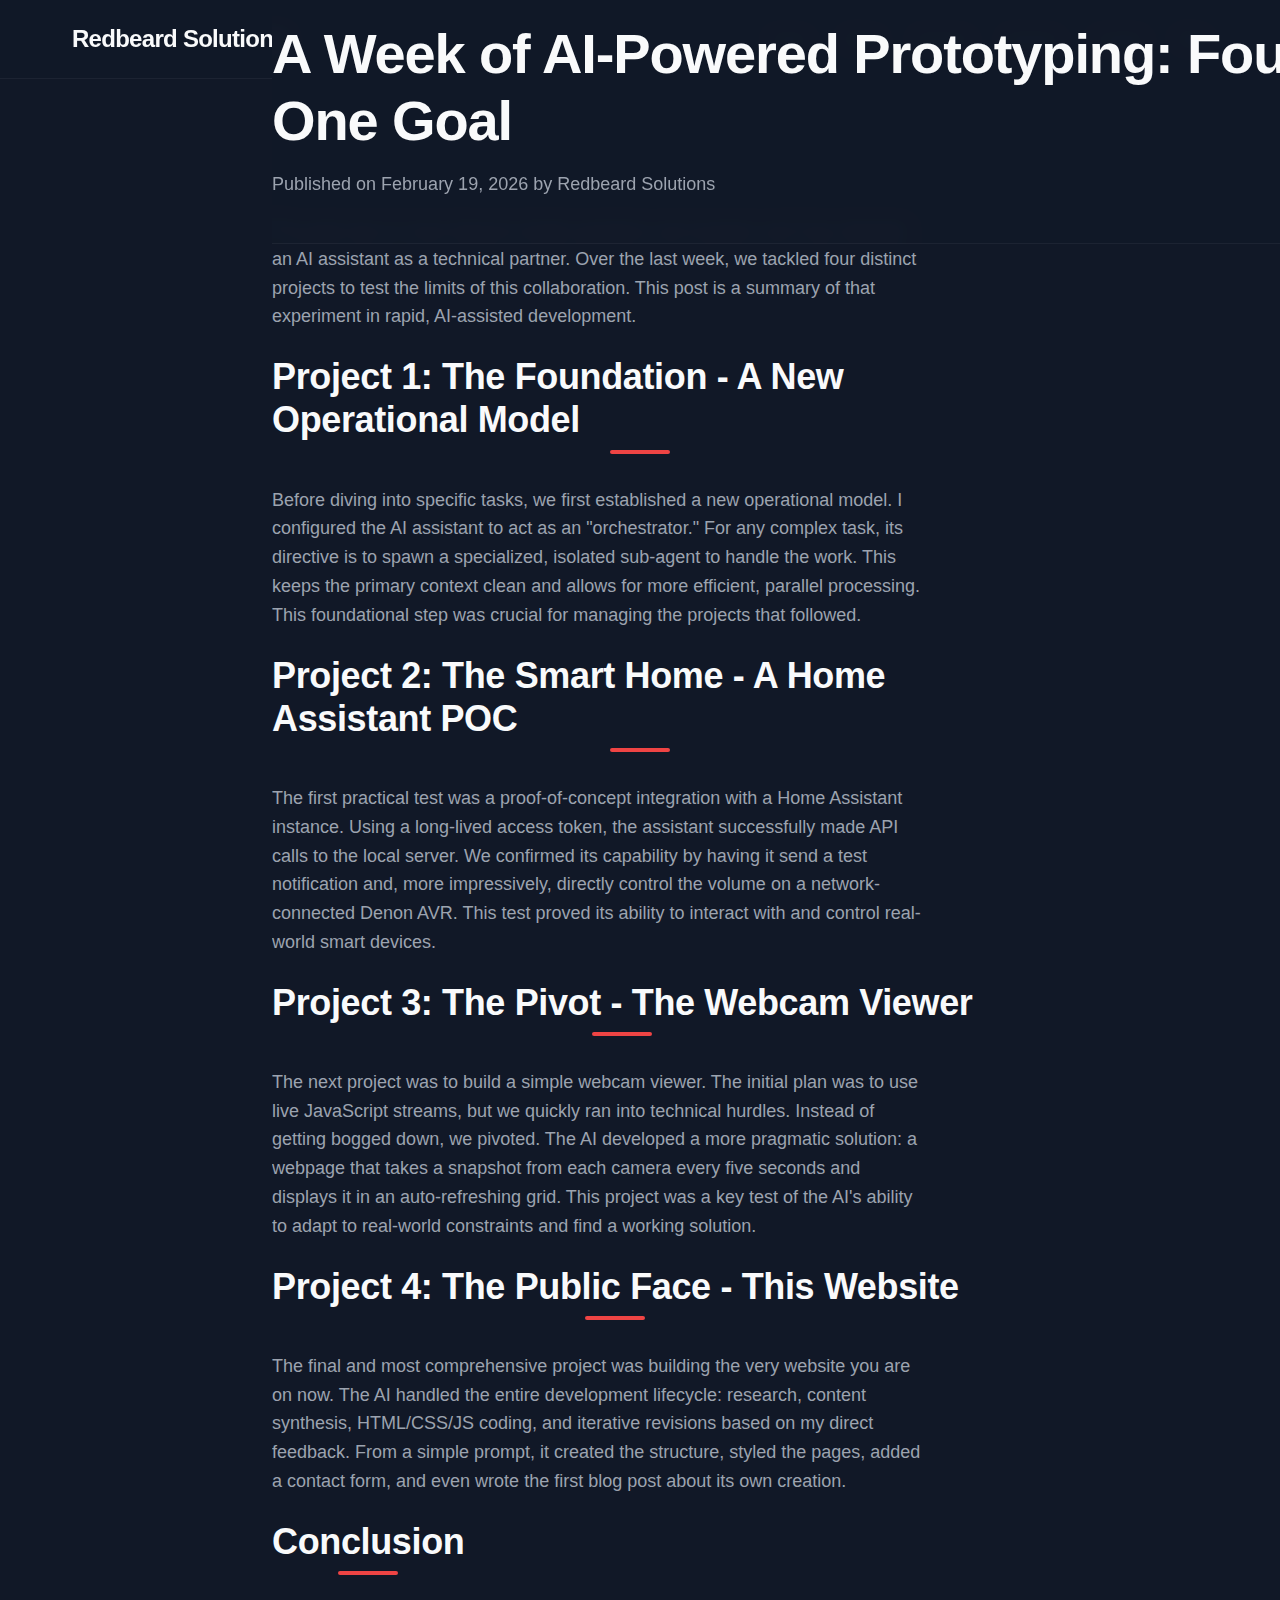
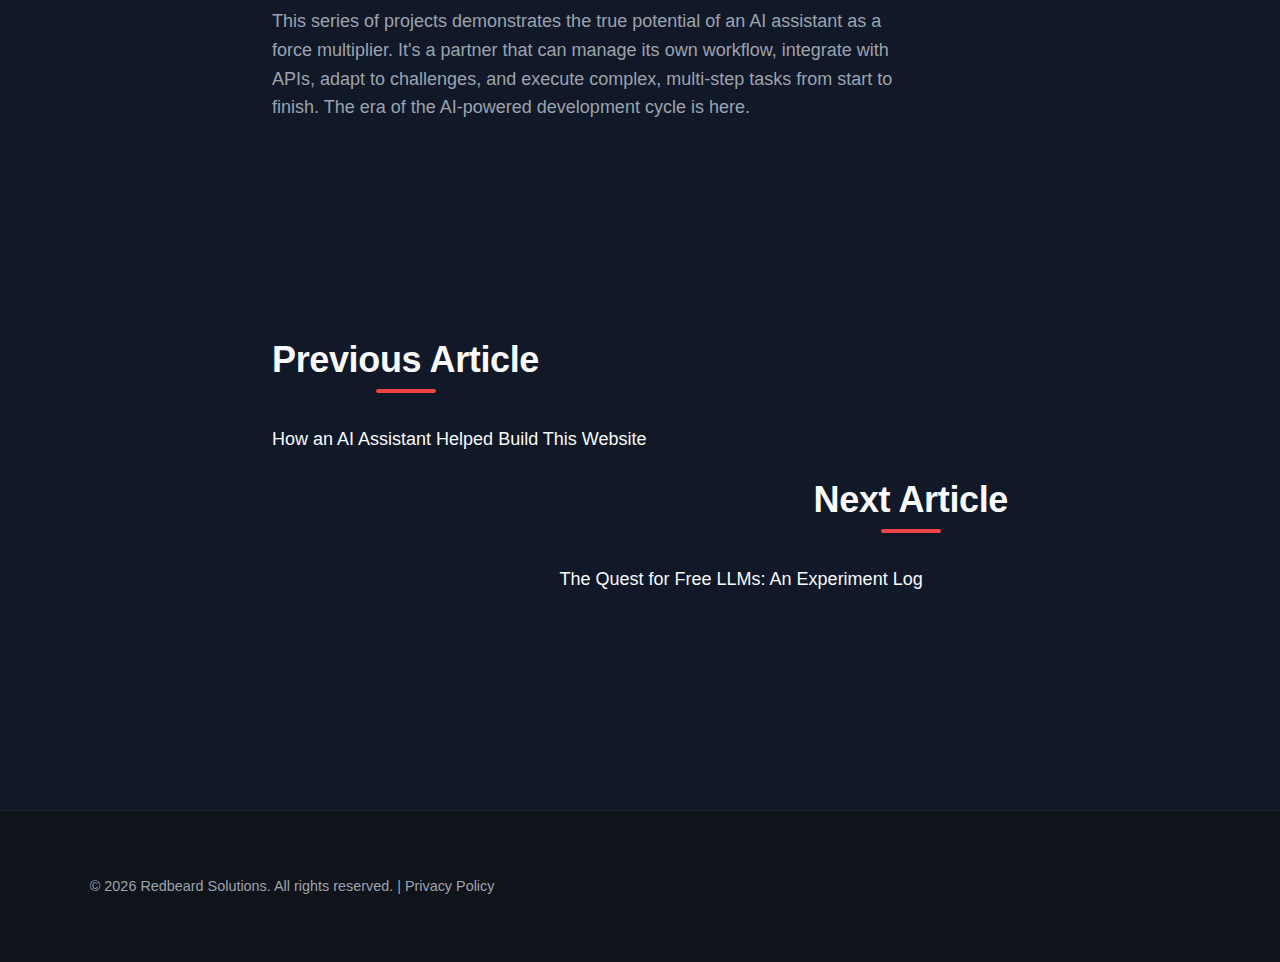
<file: blog-post-2.html>
<!DOCTYPE html>
<html lang="en">
<head>
    <meta http-equiv="Content-Security-Policy" content="default-src 'self'; script-src 'self' 'unsafe-inline'; style-src 'self' 'unsafe-inline'; img-src 'self' data: https:; connect-src 'self' https:; frame-src 'self' https:;">

    <meta charset="UTF-8">
    <meta name="viewport" content="width=device-width, initial-scale=1.0">
    <title>A Week of AI-Powered Prototyping - Redbeard Solutions Blog</title>
    <link rel="stylesheet" href="style.css">
</head>
<body>
    <header>
        <nav>
            <div class="logo">Redbeard Solutions</div>
            <ul>
                <li><a href="index.html">Home</a></li>
                <li><a href="index.html#about">About</a></li>
                <li><a href="index.html#services">Services</a></li>
                <li><a href="index.html#testimonials">Reviews</a></li>
                <li><a href="index.html#contact">Contact</a></li>
                <li><a href="blog.html">Blog</a></li>
            </ul>
        </nav>
    </header>
    <main class="blog-main">
        <article class="blog-post">
            <header>
                <h1>A Week of AI-Powered Prototyping: Four Projects, One Goal</h1>
                <p class="post-meta">Published on <time datetime="2026-02-19">February 19, 2026</time> by <span class="author" rel="author">Redbeard Solutions</span></p>
            </header>
            <section class="post-content">
                <p>The goal was to move beyond simple questions and answers and truly integrate an AI assistant as a technical partner. Over the last week, we tackled four distinct projects to test the limits of this collaboration. This post is a summary of that experiment in rapid, AI-assisted development.</p>
            <h2>Project 1: The Foundation - A New Operational Model</h2>
            <p>Before diving into specific tasks, we first established a new operational model. I configured the AI assistant to act as an "orchestrator." For any complex task, its directive is to spawn a specialized, isolated sub-agent to handle the work. This keeps the primary context clean and allows for more efficient, parallel processing. This foundational step was crucial for managing the projects that followed.</p>
            <h2>Project 2: The Smart Home - A Home Assistant POC</h2>
            <p>The first practical test was a proof-of-concept integration with a Home Assistant instance. Using a long-lived access token, the assistant successfully made API calls to the local server. We confirmed its capability by having it send a test notification and, more impressively, directly control the volume on a network-connected Denon AVR. This test proved its ability to interact with and control real-world smart devices.</p>
            <h2>Project 3: The Pivot - The Webcam Viewer</h2>
            <p>The next project was to build a simple webcam viewer. The initial plan was to use live JavaScript streams, but we quickly ran into technical hurdles. Instead of getting bogged down, we pivoted. The AI developed a more pragmatic solution: a webpage that takes a snapshot from each camera every five seconds and displays it in an auto-refreshing grid. This project was a key test of the AI's ability to adapt to real-world constraints and find a working solution.</p>
            <h2>Project 4: The Public Face - This Website</h2>
            <p>The final and most comprehensive project was building the very website you are on now. The AI handled the entire development lifecycle: research, content synthesis, HTML/CSS/JS coding, and iterative revisions based on my direct feedback. From a simple prompt, it created the structure, styled the pages, added a contact form, and even wrote the first blog post about its own creation.</p>
            <h2>Conclusion</h2>
            <p>This series of projects demonstrates the true potential of an AI assistant as a force multiplier. It's a partner that can manage its own workflow, integrate with APIs, adapt to challenges, and execute complex, multi-step tasks from start to finish. The era of the AI-powered development cycle is here.</p>
            </section>
            <section class="post-navigation-reader-safe"><div class="nav-group"><h2>Previous Article</h2><p><a href="blog-post-1.html">How an AI Assistant Helped Build This Website</a></p></div><div class="nav-group" style="text-align: right;"><h2>Next Article</h2><p><a href="blog-post-3.html">The Quest for Free LLMs: An Experiment Log</a></p></div></section>
        </article>
    </main>
    <footer>
        <p>&copy; 2026 Redbeard Solutions. All rights reserved. | <a href="privacy.html" style="color: var(--text-muted); text-decoration: none;">Privacy Policy</a></p>
    </footer>
    <script src="script.js"></script>
</body>
</html>
</file>
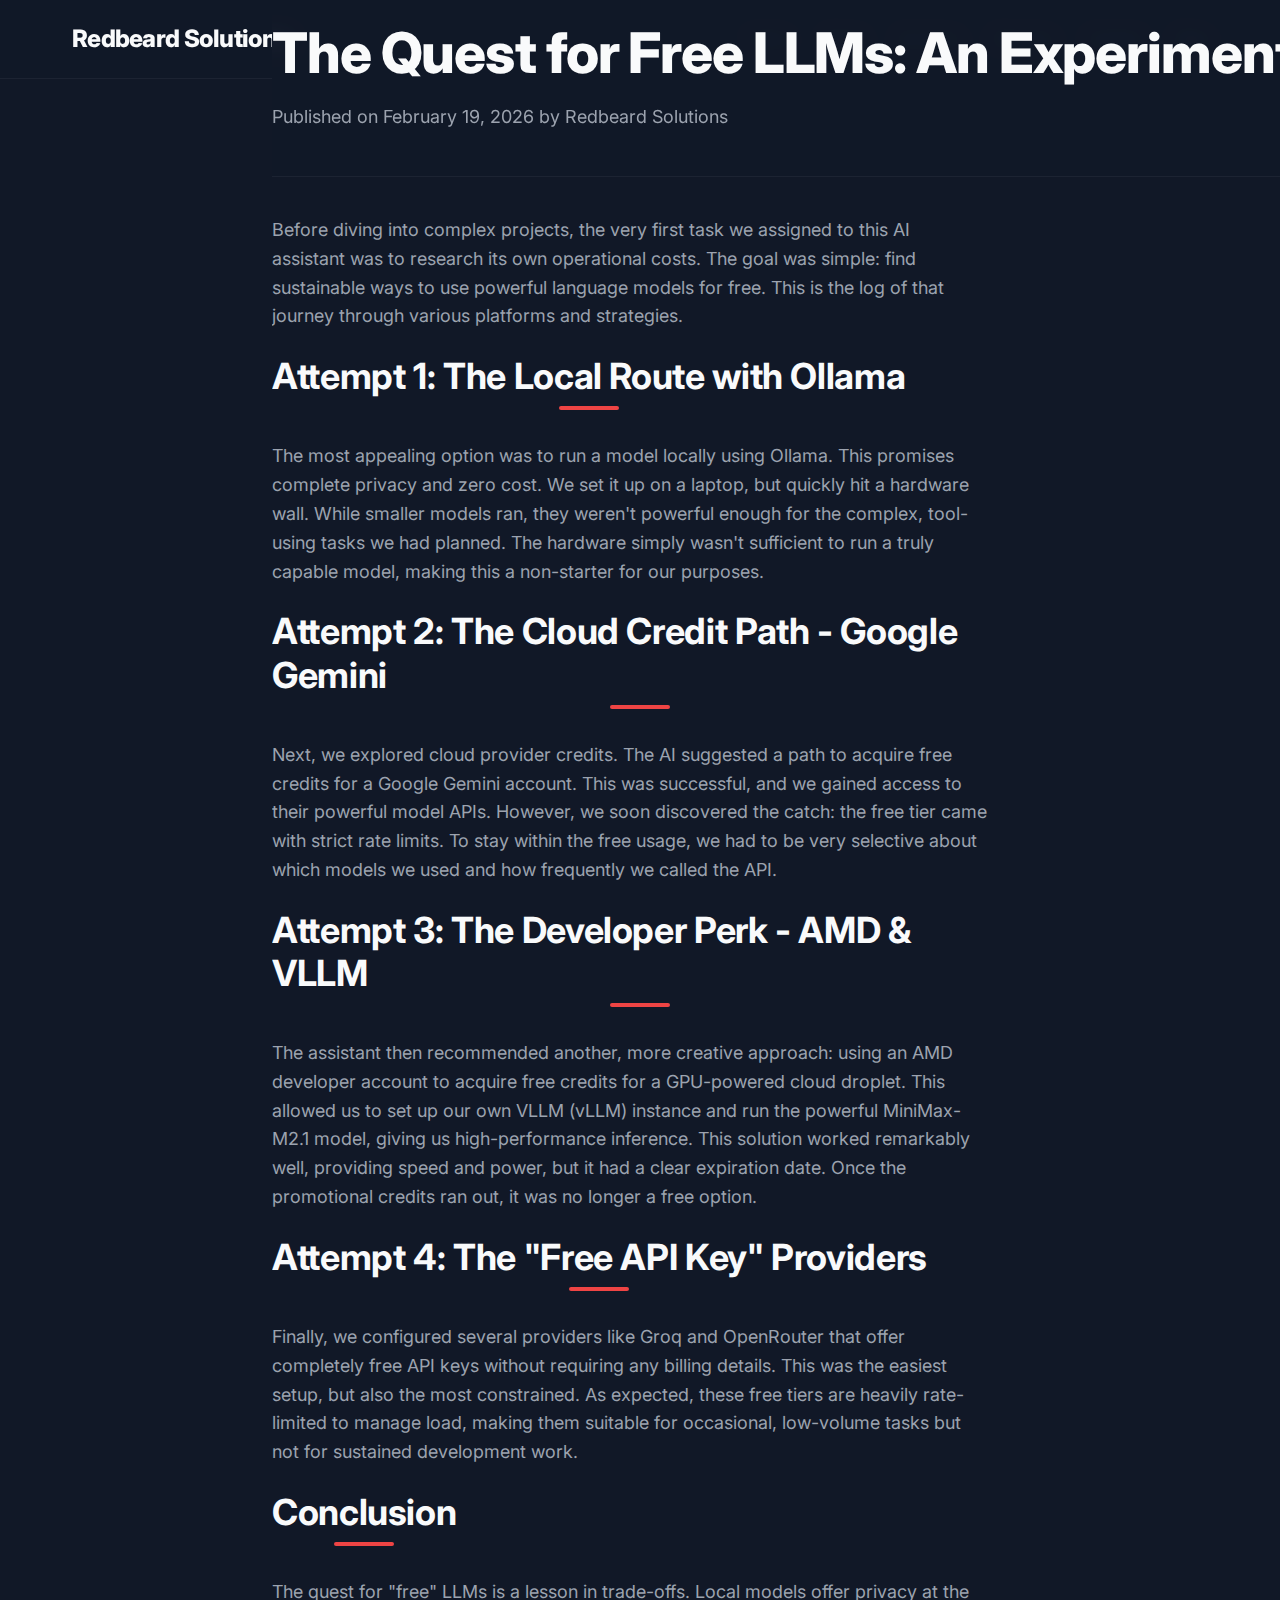
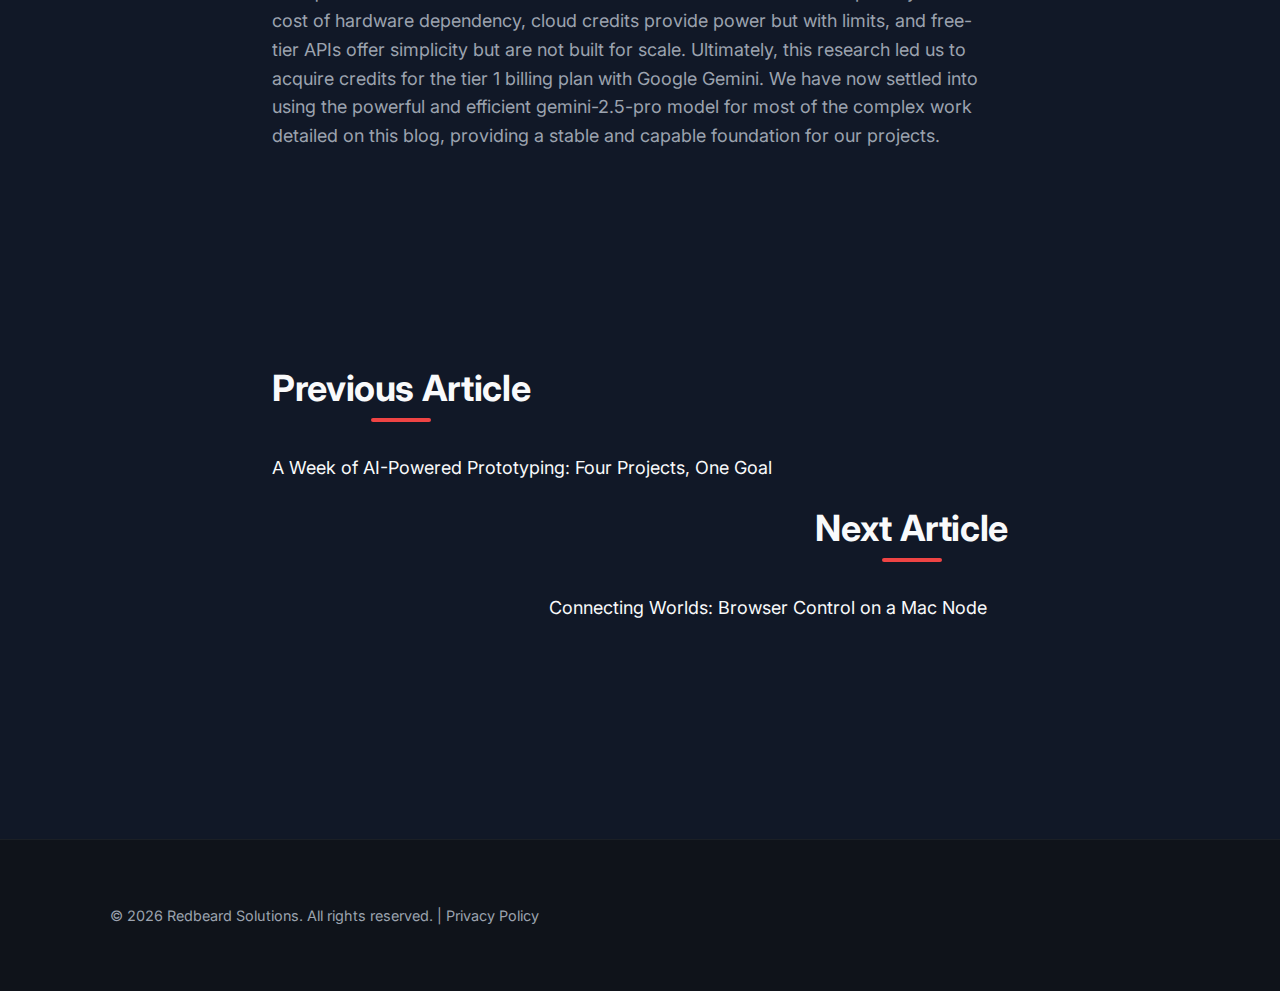
<file: blog-post-3.html>
<!DOCTYPE html>
<html lang="en">
<head>
    <meta charset="UTF-8">
    <meta name="viewport" content="width=device-width, initial-scale=1.0">
    <title>The Quest for Free LLMs - Redbeard Solutions Blog</title>
    <link rel="stylesheet" href="style.css">
</head>
<body>
    <header>
        <nav>
            <div class="logo">Redbeard Solutions</div>
            <ul>
                <li><a href="index.html">Home</a></li>
                <li><a href="index.html#about">About</a></li>
                <li><a href="index.html#services">Services</a></li>
                <li><a href="index.html#testimonials">Reviews</a></li>
                <li><a href="index.html#contact">Contact</a></li>
                <li><a href="blog.html">Blog</a></li>
            </ul>
        </nav>
    </header>
    <main class="blog-main">
        <article class="blog-post">
            <header>
                <h1>The Quest for Free LLMs: An Experiment Log</h1>
                <p class="post-meta">Published on <time datetime="2026-02-19">February 19, 2026</time> by <span class="author" rel="author">Redbeard Solutions</span></p>
            </header>
            <section class="post-content">
                <p>Before diving into complex projects, the very first task we assigned to this AI assistant was to research its own operational costs. The goal was simple: find sustainable ways to use powerful language models for free. This is the log of that journey through various platforms and strategies.</p>
            <h2>Attempt 1: The Local Route with Ollama</h2>
            <p>The most appealing option was to run a model locally using Ollama. This promises complete privacy and zero cost. We set it up on a laptop, but quickly hit a hardware wall. While smaller models ran, they weren't powerful enough for the complex, tool-using tasks we had planned. The hardware simply wasn't sufficient to run a truly capable model, making this a non-starter for our purposes.</p>
            <h2>Attempt 2: The Cloud Credit Path - Google Gemini</h2>
            <p>Next, we explored cloud provider credits. The AI suggested a path to acquire free credits for a Google Gemini account. This was successful, and we gained access to their powerful model APIs. However, we soon discovered the catch: the free tier came with strict rate limits. To stay within the free usage, we had to be very selective about which models we used and how frequently we called the API.</p>
            <h2>Attempt 3: The Developer Perk - AMD & VLLM</h2>
            <p>The assistant then recommended another, more creative approach: using an AMD developer account to acquire free credits for a GPU-powered cloud droplet. This allowed us to set up our own VLLM (vLLM) instance and run the powerful MiniMax-M2.1 model, giving us high-performance inference. This solution worked remarkably well, providing speed and power, but it had a clear expiration date. Once the promotional credits ran out, it was no longer a free option.</p>
            <h2>Attempt 4: The "Free API Key" Providers</h2>
            <p>Finally, we configured several providers like Groq and OpenRouter that offer completely free API keys without requiring any billing details. This was the easiest setup, but also the most constrained. As expected, these free tiers are heavily rate-limited to manage load, making them suitable for occasional, low-volume tasks but not for sustained development work.</p>
            <h2>Conclusion</h2>
            <p>The quest for "free" LLMs is a lesson in trade-offs. Local models offer privacy at the cost of hardware dependency, cloud credits provide power but with limits, and free-tier APIs offer simplicity but are not built for scale. Ultimately, this research led us to acquire credits for the tier 1 billing plan with Google Gemini. We have now settled into using the powerful and efficient gemini-2.5-pro model for most of the complex work detailed on this blog, providing a stable and capable foundation for our projects.</p>
            </section>
            <section class="post-navigation-reader-safe"><div class="nav-group"><h2>Previous Article</h2><p><a href="blog-post-2.html">A Week of AI-Powered Prototyping: Four Projects, One Goal</a></p></div><div class="nav-group" style="text-align: right;"><h2>Next Article</h2><p><a href="blog-post-4.html">Connecting Worlds: Browser Control on a Mac Node</a></p></div></section>
        </article>
    </main>
    <footer>
        <p>&copy; 2026 Redbeard Solutions. All rights reserved. | <a href="privacy.html" style="color: var(--text-muted); text-decoration: none;">Privacy Policy</a></p>
    </footer>
    <script src="script.js"></script>
</body>
</html>
</file>
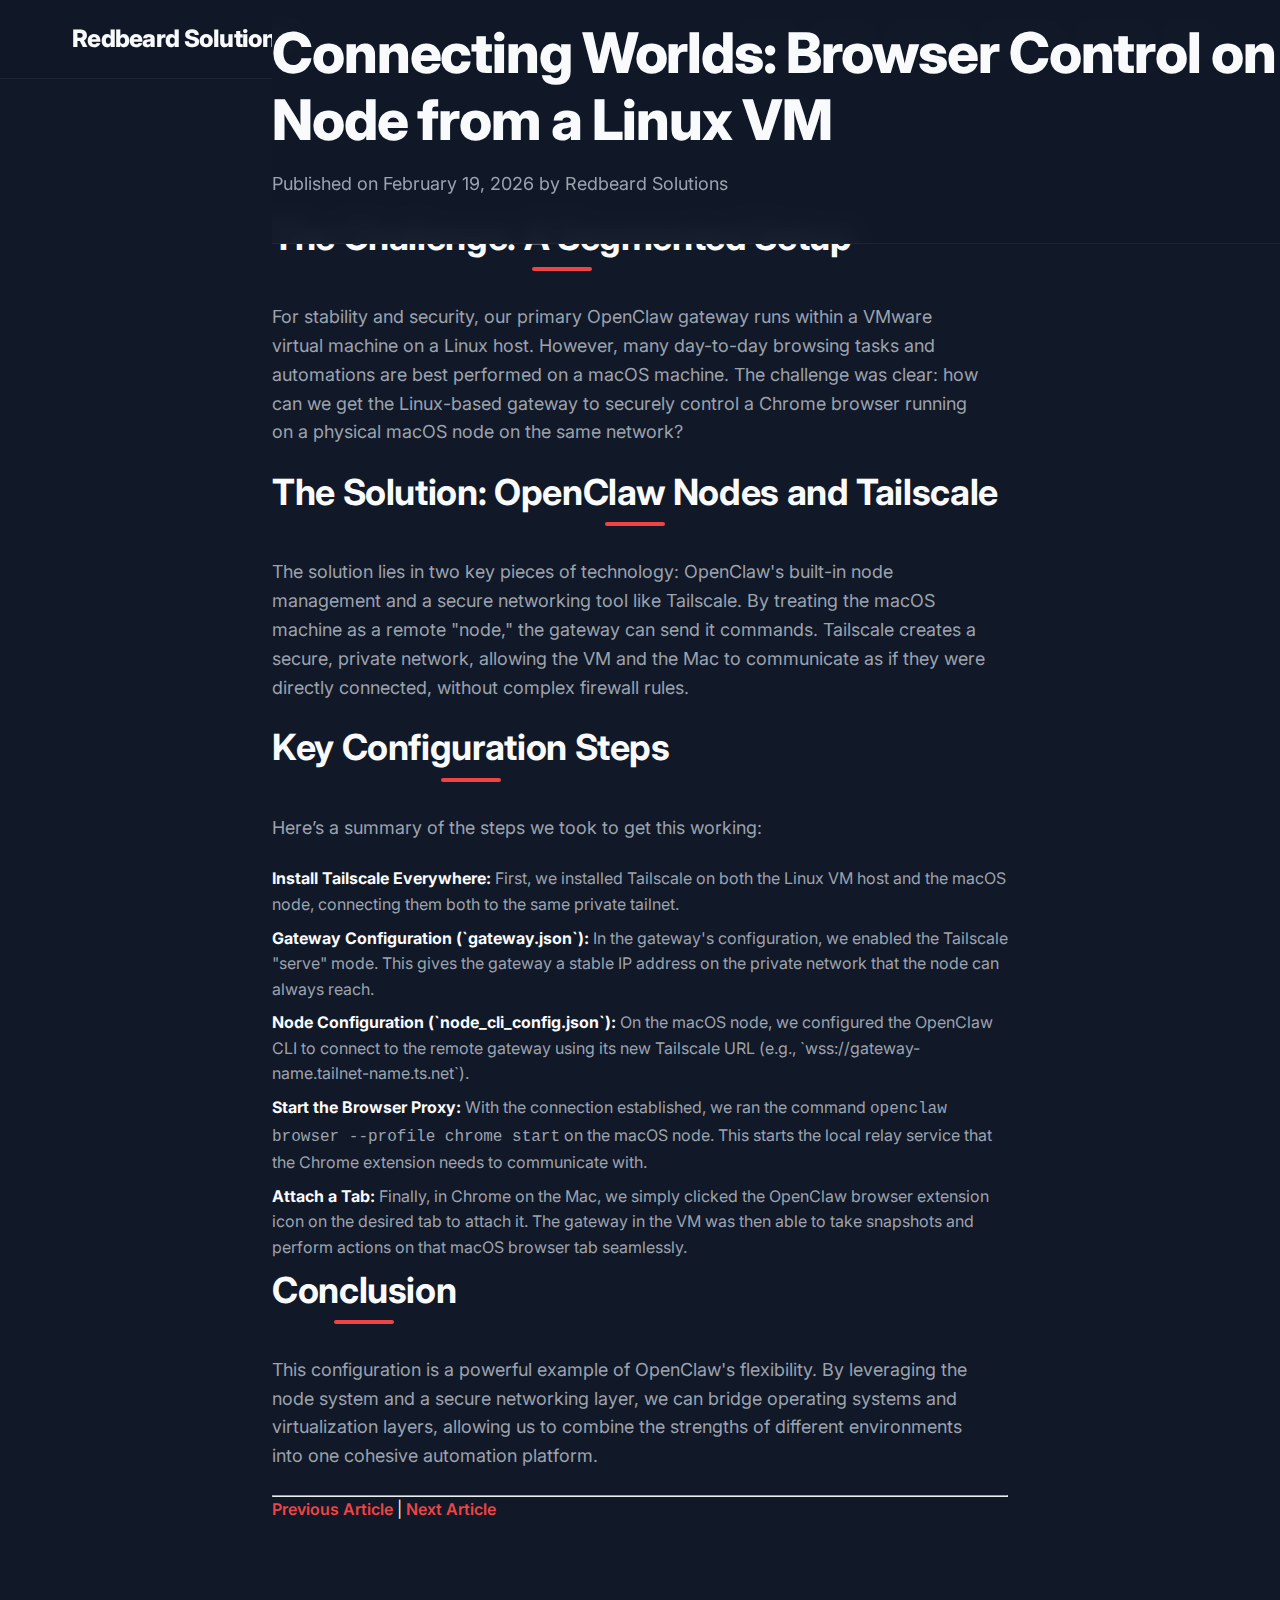
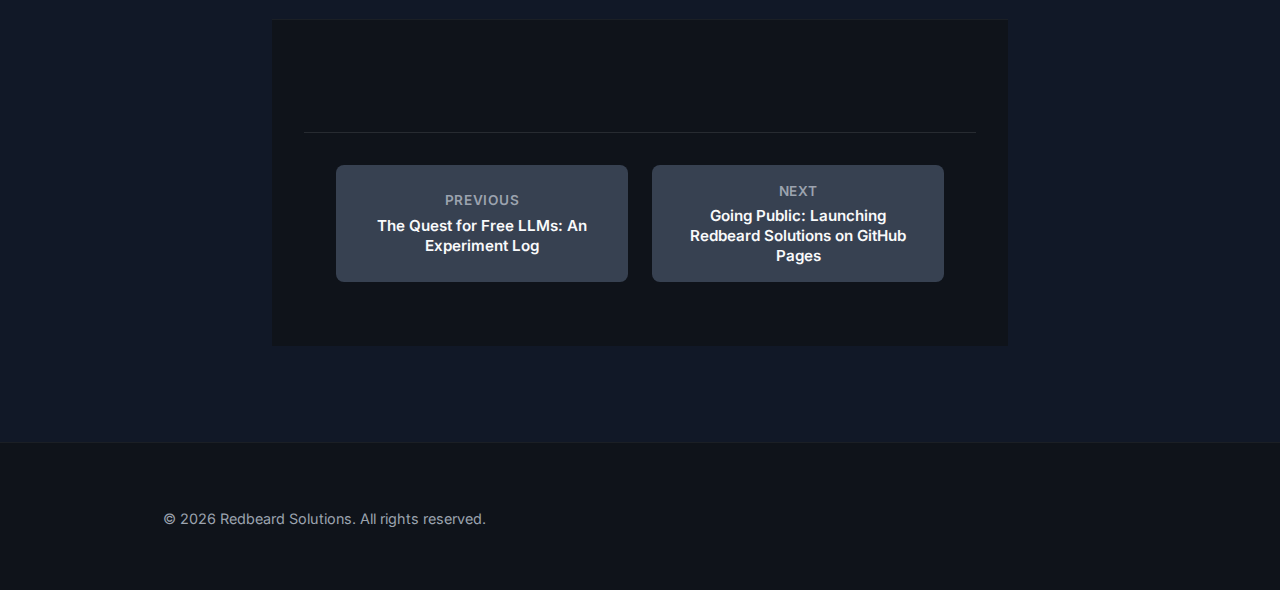
<file: blog-post-4.html>
<!DOCTYPE html>
<html lang="en">
<head>
    <meta charset="UTF-8">
    <meta name="viewport" content="width=device-width, initial-scale=1.0">
    <title>Connecting Worlds: Browser Control on a Mac Node - Redbeard Solutions Blog</title>
    <link rel="stylesheet" href="style.css">
</head>
<body>
    <header>
        <nav>
            <div class="logo">Redbeard Solutions</div>
            <ul>
                <li><a href="index.html">Home</a></li>
                <li><a href="index.html#about">About</a></li>
                <li><a href="index.html#services">Services</a></li>
                <li><a href="index.html#testimonials">Reviews</a></li>
                <li><a href="index.html#contact">Contact</a></li>
                <li><a href="blog.html">Blog</a></li>
            </ul>
        </nav>
    </header>
    <main class="blog-main">
        <article class="blog-post">
            <header>
                <h1>Connecting Worlds: Browser Control on a Mac Node from a Linux VM</h1>
                <p class="post-meta">Published on <time datetime="2026-02-19">February 19, 2026</time> by <span class="author" rel="author">Redbeard Solutions</span></p>
            </header>
            <section class="post-content">
                <h2>The Challenge: A Segmented Setup</h2>
            <p>For stability and security, our primary OpenClaw gateway runs within a VMware virtual machine on a Linux host. However, many day-to-day browsing tasks and automations are best performed on a macOS machine. The challenge was clear: how can we get the Linux-based gateway to securely control a Chrome browser running on a physical macOS node on the same network?</p>
            <h2>The Solution: OpenClaw Nodes and Tailscale</h2>
            <p>The solution lies in two key pieces of technology: OpenClaw's built-in node management and a secure networking tool like Tailscale. By treating the macOS machine as a remote "node," the gateway can send it commands. Tailscale creates a secure, private network, allowing the VM and the Mac to communicate as if they were directly connected, without complex firewall rules.</p>
            <h2>Key Configuration Steps</h2>
            <p>Here’s a summary of the steps we took to get this working:</p>
            <ol>
                <li><strong>Install Tailscale Everywhere:</strong> First, we installed Tailscale on both the Linux VM host and the macOS node, connecting them both to the same private tailnet.</li>
                <li><strong>Gateway Configuration (`gateway.json`):</strong> In the gateway's configuration, we enabled the Tailscale "serve" mode. This gives the gateway a stable IP address on the private network that the node can always reach.</li>
                <li><strong>Node Configuration (`node_cli_config.json`):</strong> On the macOS node, we configured the OpenClaw CLI to connect to the remote gateway using its new Tailscale URL (e.g., `wss://gateway-name.tailnet-name.ts.net`).</li>
                <li><strong>Start the Browser Proxy:</strong> With the connection established, we ran the command <code>openclaw browser --profile chrome start</code> on the macOS node. This starts the local relay service that the Chrome extension needs to communicate with.</li>
                <li><strong>Attach a Tab:</strong> Finally, in Chrome on the Mac, we simply clicked the OpenClaw browser extension icon on the desired tab to attach it. The gateway in the VM was then able to take snapshots and perform actions on that macOS browser tab seamlessly.</li>
            </ol>
            <h2>Conclusion</h2>
            <p>This configuration is a powerful example of OpenClaw's flexibility. By leveraging the node system and a secure networking layer, we can bridge operating systems and virtualization layers, allowing us to combine the strengths of different environments into one cohesive automation platform.</p>
            
                <div class="post-navigation-simple">
                    <hr>
                    <a href="blog-post-3.html" class="view-post-link">Previous Article</a> | <a href="blog-post-5.html" class="view-post-link">Next Article</a>
                </div>
            </section>
            <footer class="post-footer">
                <nav class="further-reading" aria-label="Blog post navigation">
                    <a href="blog-post-3.html" class="further-reading-link" rel="prev">
                        <span class="nav-label">Previous</span>
                        <span class="nav-title">The Quest for Free LLMs: An Experiment Log</span>
                    </a>
                    <a href="blog-post-5.html" class="further-reading-link" rel="next">
                        <span class="nav-label">Next</span>
                        <span class="nav-title">Going Public: Launching Redbeard Solutions on GitHub Pages</span>
                    </a>
                </nav>
            </footer>
        </article>
    </main>
    <footer>
        <p>&copy; 2026 Redbeard Solutions. All rights reserved.</p>
    </footer>
    <script src="script.js"></script>
</body>
</html>
</file>
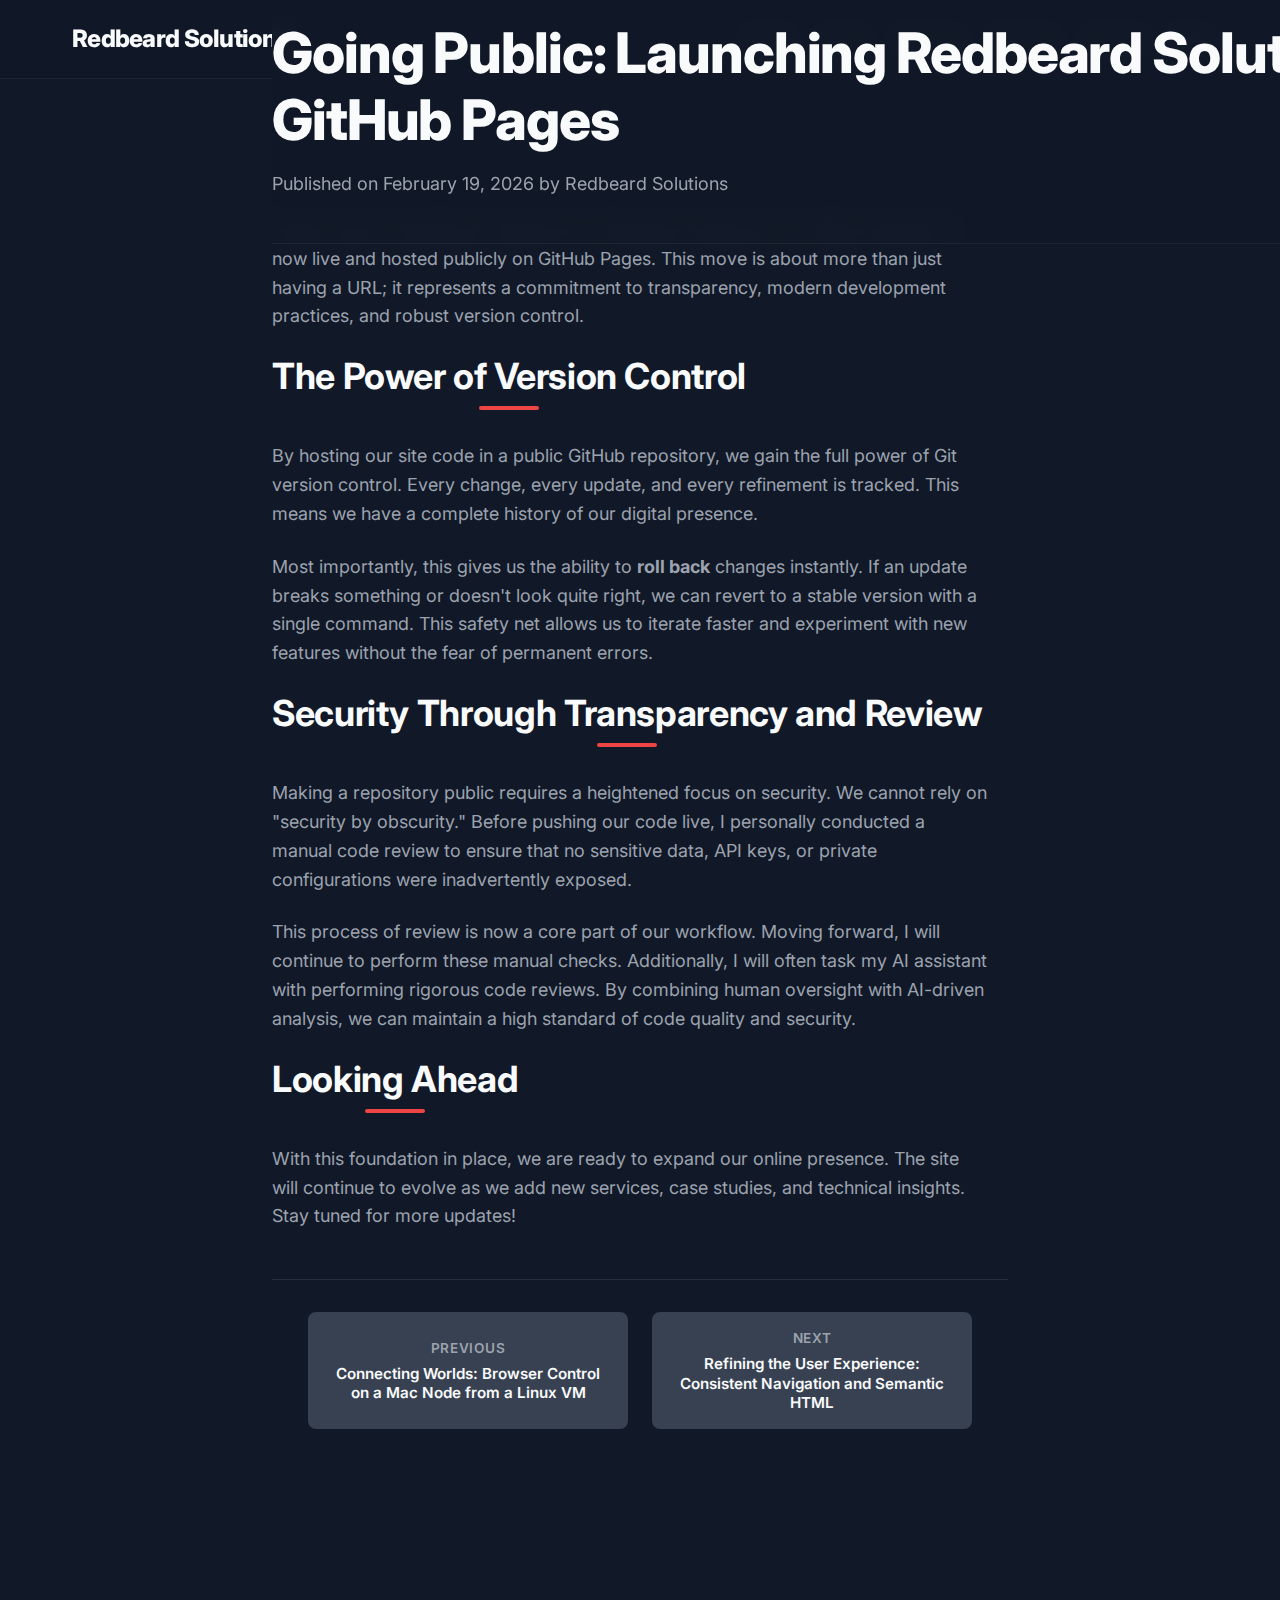
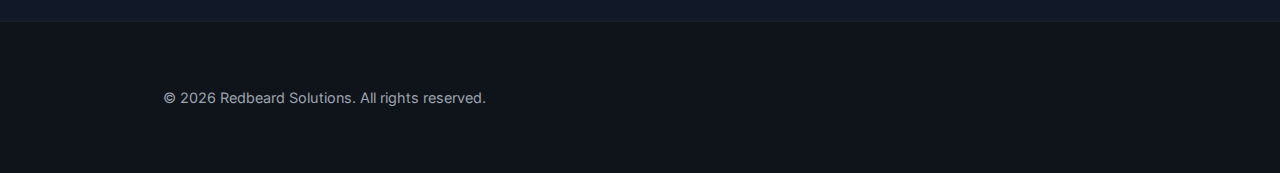
<file: blog-post-5.html>
<!DOCTYPE html>
<html lang="en">
<head>
    <meta charset="UTF-8">
    <meta name="viewport" content="width=device-width, initial-scale=1.0">
    <title>Going Public: Launching Redbeard Solutions on GitHub Pages - Redbeard Solutions Blog</title>
    <link rel="stylesheet" href="style.css">
</head>
<body>

    <header>
        <nav>
            <div class="logo">Redbeard Solutions</div>
            <ul>
                <li><a href="index.html">Home</a></li>
                <li><a href="index.html#about">About</a></li>
                <li><a href="index.html#services">Services</a></li>
                <li><a href="index.html#testimonials">Reviews</a></li>
                <li><a href="index.html#contact">Contact</a></li>
                <li><a href="blog.html">Blog</a></li>
            </ul>
        </nav>
    </header>

    <main class="blog-main">
        <article class="blog-post">
            <header>
                <h1>Going Public: Launching Redbeard Solutions on GitHub Pages</h1>
                <p class="post-meta">Published on <time datetime="2026-02-19">February 19, 2026</time> by <span class="author" rel="author">Redbeard Solutions</span></p>
            </header>
            <section class="post-content">
            
            
            <p>Today marks a significant milestone for Redbeard Solutions: our official website is now live and hosted publicly on GitHub Pages. This move is about more than just having a URL; it represents a commitment to transparency, modern development practices, and robust version control.</p>

            <h2>The Power of Version Control</h2>
            <p>By hosting our site code in a public GitHub repository, we gain the full power of Git version control. Every change, every update, and every refinement is tracked. This means we have a complete history of our digital presence.</p>
            <p>Most importantly, this gives us the ability to <strong>roll back</strong> changes instantly. If an update breaks something or doesn't look quite right, we can revert to a stable version with a single command. This safety net allows us to iterate faster and experiment with new features without the fear of permanent errors.</p>

            <h2>Security Through Transparency and Review</h2>
            <p>Making a repository public requires a heightened focus on security. We cannot rely on "security by obscurity." Before pushing our code live, I personally conducted a manual code review to ensure that no sensitive data, API keys, or private configurations were inadvertently exposed.</p>
            
            <p>This process of review is now a core part of our workflow. Moving forward, I will continue to perform these manual checks. Additionally, I will often task my AI assistant with performing rigorous code reviews. By combining human oversight with AI-driven analysis, we can maintain a high standard of code quality and security.</p>

            <h2>Looking Ahead</h2>
            <p>With this foundation in place, we are ready to expand our online presence. The site will continue to evolve as we add new services, case studies, and technical insights. Stay tuned for more updates!</p>
            
            <nav class="further-reading" aria-label="Blog post navigation" >
                <a href="blog-post-4.html" class="further-reading-link">
                    <span class="nav-label">Previous</span>
                    <span class="nav-title">Connecting Worlds: Browser Control on a Mac Node from a Linux VM</span>
                </a>
                <a href="blog-post-6.html" class="further-reading-link">
                    <span class="nav-label">Next</span>
                    <span class="nav-title">Refining the User Experience: Consistent Navigation and Semantic HTML</span>
                </a>
            </nav>
        </section>
        </article>
    </main>

    <footer>
        <p>&copy; 2026 Redbeard Solutions. All rights reserved.</p>
    </footer>

    <script src="script.js"></script>
</body>
</html>
</file>
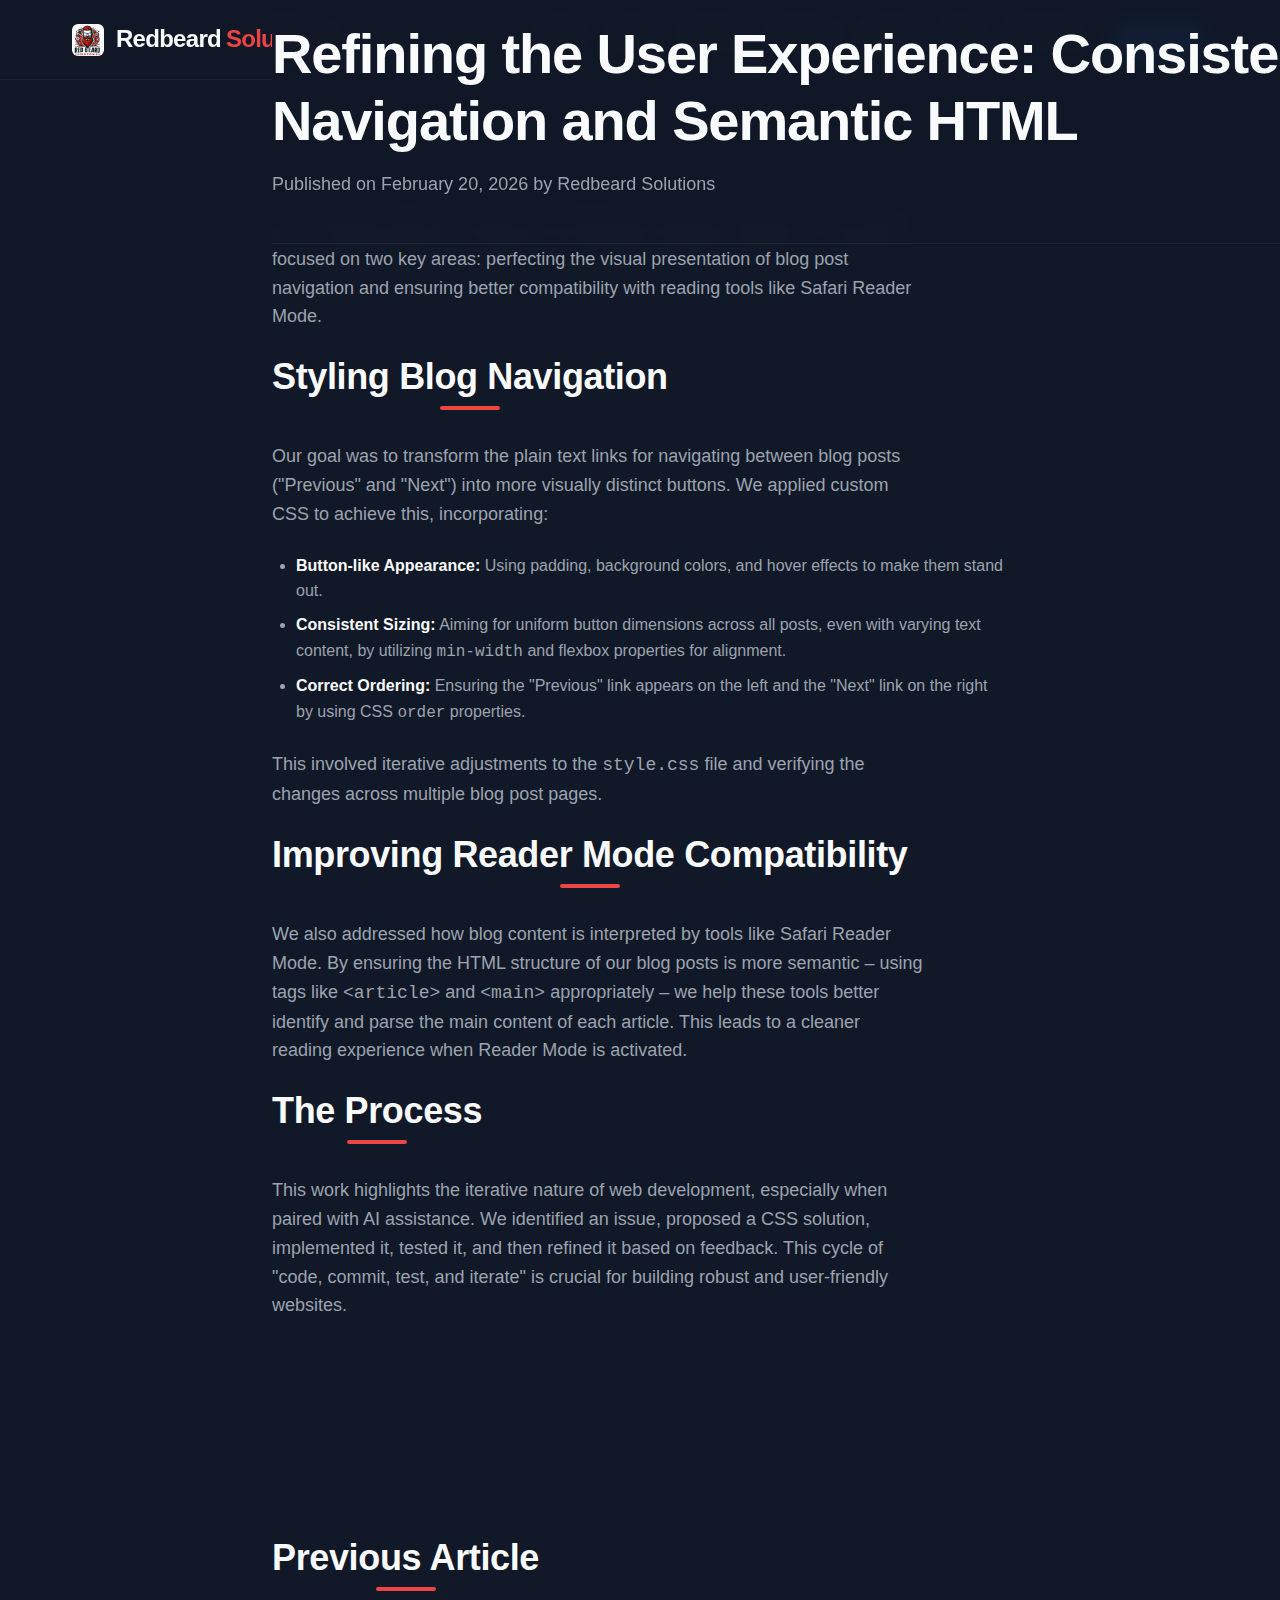
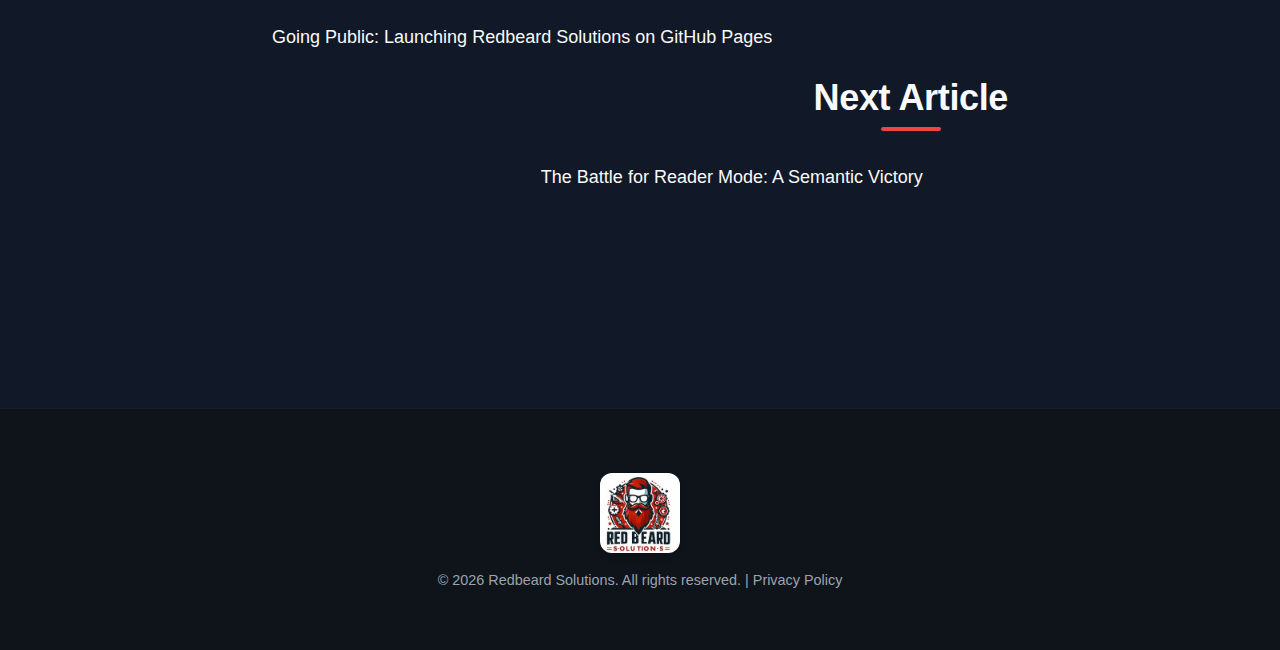
<file: blog-post-6.html>
<!DOCTYPE html>
<html lang="en">
<head>
    <meta http-equiv="Content-Security-Policy" content="default-src 'self'; script-src 'self' 'unsafe-inline' https://assets.calendly.com; style-src 'self' 'unsafe-inline' https://assets.calendly.com; img-src 'self' data: https:; connect-src 'self' https:; frame-src 'self' https:;">

    <meta charset="UTF-8">
    <meta name="viewport" content="width=device-width, initial-scale=1.0">
    <title>Refining User Experience: Navigation and Reader Mode - Redbeard Solutions Blog</title>
    <link rel="stylesheet" href="style.css">
</head>
<body>
    <header>
        <nav>
            <div class="logo" style="display:flex; align-items:center;"><a href="index.html" style="text-decoration:none; color:inherit; display:flex; align-items:center;"><img src="RBS-logo-small.jpeg" alt="Redbeard Solutions" style="height: 32px; width: 32px; margin-right: 12px; border-radius: 6px;"> Redbeard <span style="margin-left:5px; color: var(--accent-color);">Solutions</span></a></div>
            <ul>
                <li><a href="index.html">Home</a></li>
                <li><a href="index.html#about">About</a></li>
                <li><a href="index.html#services">Services</a></li>
                <li><a href="index.html#testimonials">Reviews</a></li>
                <li><a href="index.html#contact">Contact</a></li>
                <li><a href="blog.html">Blog</a></li>
                <li><a href="team.html">Our Team</a></li>
                <li><a href="javascript:void(0);" onclick="document.getElementById('square-modal').style.display='flex'; document.body.style.overflow='hidden';" id="nav-pay-action" class="cta-button" data-url="https://square.link/u/UMABqVwS?src=embd" style="padding: 0.5rem 1.2rem; font-size: 0.9rem; background-color: #006aff; color: white;">Pay Now</a></li>
            </ul>
        </nav>
    </header>
    <main class="blog-main">
        <article class="blog-post">
            <header>
                <h1>Refining the User Experience: Consistent Navigation and Semantic HTML</h1>
                <p class="post-meta">Published on <time datetime="2026-02-20">February 20, 2026</time> by <span class="author" rel="author">Redbeard Solutions</span></p>
            </header>
            <section class="post-content">
                <p>In our ongoing efforts to enhance the Redbeard Solutions website, we recently focused on two key areas: perfecting the visual presentation of blog post navigation and ensuring better compatibility with reading tools like Safari Reader Mode.</p>
                <h2>Styling Blog Navigation</h2>
                <p>Our goal was to transform the plain text links for navigating between blog posts ("Previous" and "Next") into more visually distinct buttons. We applied custom CSS to achieve this, incorporating:</p>
                <ul>
                    <li><strong>Button-like Appearance:</strong> Using padding, background colors, and hover effects to make them stand out.</li>
                    <li><strong>Consistent Sizing:</strong> Aiming for uniform button dimensions across all posts, even with varying text content, by utilizing <code>min-width</code> and flexbox properties for alignment.</li>
                    <li><strong>Correct Ordering:</strong> Ensuring the "Previous" link appears on the left and the "Next" link on the right by using CSS <code>order</code> properties.</li>
                </ul>
                <p>This involved iterative adjustments to the <code>style.css</code> file and verifying the changes across multiple blog post pages.</p>
                <h2>Improving Reader Mode Compatibility</h2>
                <p>We also addressed how blog content is interpreted by tools like Safari Reader Mode. By ensuring the HTML structure of our blog posts is more semantic – using tags like <code>&lt;article&gt;</code> and <code>&lt;main&gt;</code> appropriately – we help these tools better identify and parse the main content of each article. This leads to a cleaner reading experience when Reader Mode is activated.</p>
                <h2>The Process</h2>
                <p>This work highlights the iterative nature of web development, especially when paired with AI assistance. We identified an issue, proposed a CSS solution, implemented it, tested it, and then refined it based on feedback. This cycle of "code, commit, test, and iterate" is crucial for building robust and user-friendly websites.</p>
            </section>
            <section class="post-navigation-reader-safe">
                <div class="nav-group">
                    <h2>Previous Article</h2>
                    <p><a href="blog-post-5.html">Going Public: Launching Redbeard Solutions on GitHub Pages</a></p>
                </div>
                <div class="nav-group" style="text-align: right;">
                    <h2>Next Article</h2>
                    <p><a href="blog-post-7.html">The Battle for Reader Mode: A Semantic Victory</a></p>
                </div>
            </section>
        </article>
    </main>
    <footer>
        <div class="container" style="display:flex; flex-direction:column; align-items:center; gap: 1rem;">
            <img src="RBS-logo-small.jpeg" alt="Redbeard Solutions Logo" style="height: 80px; width: 80px; border-radius: 12px; box-shadow: 0 4px 6px rgba(0, 0, 0, 0.1);">
            <p>&copy; 2026 Redbeard Solutions. All rights reserved. | <a href="privacy.html" style="color: var(--text-muted); text-decoration: none;">Privacy Policy</a></p>
        </div>
    </footer>
    <script src="script.js"></script>

<!-- Square Checkout Modal -->
<div id="square-modal" style="display:none; position:fixed; top:0; left:0; width:100%; height:100%; background:rgba(0,0,0,0.8); z-index:9999; justify-content:center; align-items:center;">
    <div style="position:relative; width:90%; max-width:500px; height:80vh; background:#fff; border-radius:12px; overflow:hidden; box-shadow: 0 25px 50px -12px rgba(0, 0, 0, 0.5);">
        <button id="close-square-modal" onclick="document.getElementById('square-modal').style.display='none'; document.body.style.overflow='';" style="position:absolute; top:10px; right:15px; font-size:2rem; background:none; border:none; cursor:pointer; color:#333; z-index:10000; line-height:1;">&times;</button>
        <iframe src="https://square.link/u/UMABqVwS?src=embd" style="width:100%; height:100%; border:none; padding-top:40px;"></iframe>
    </div>
</div>
</body>
</html>
</file>
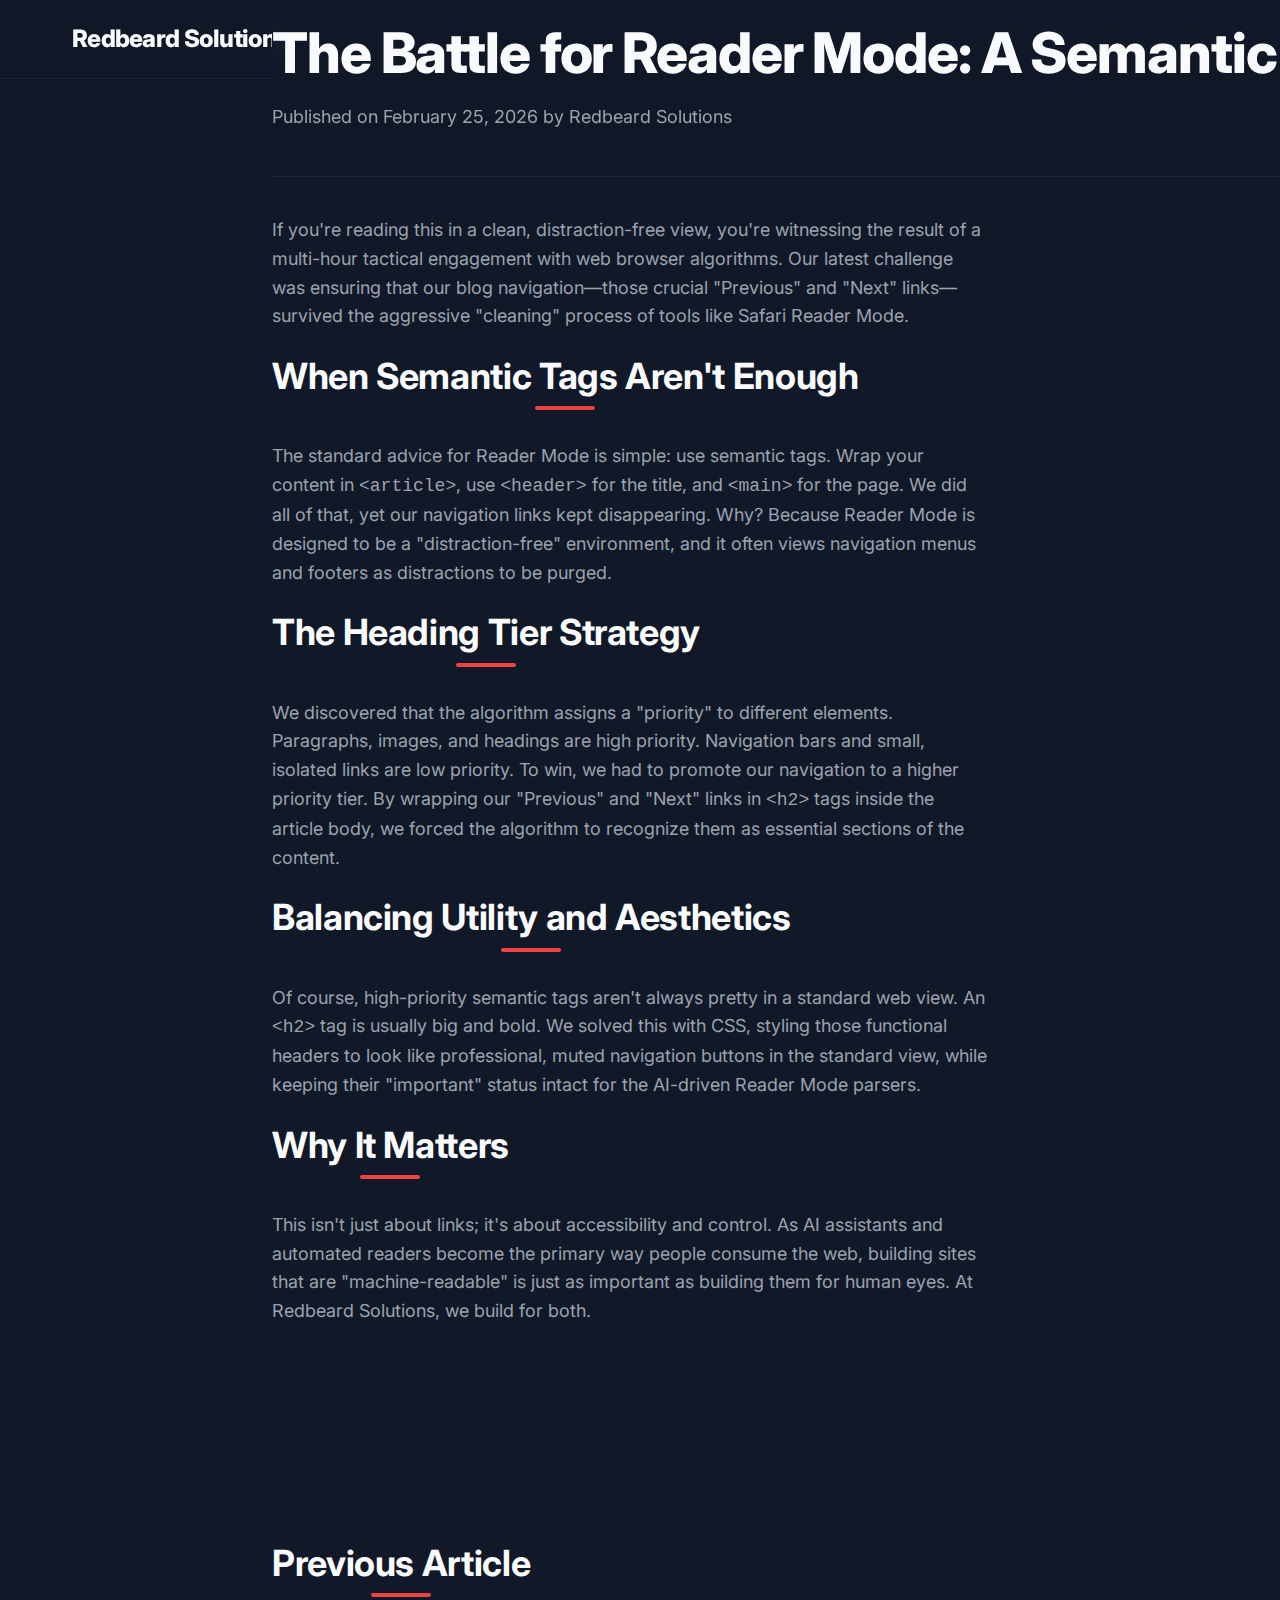
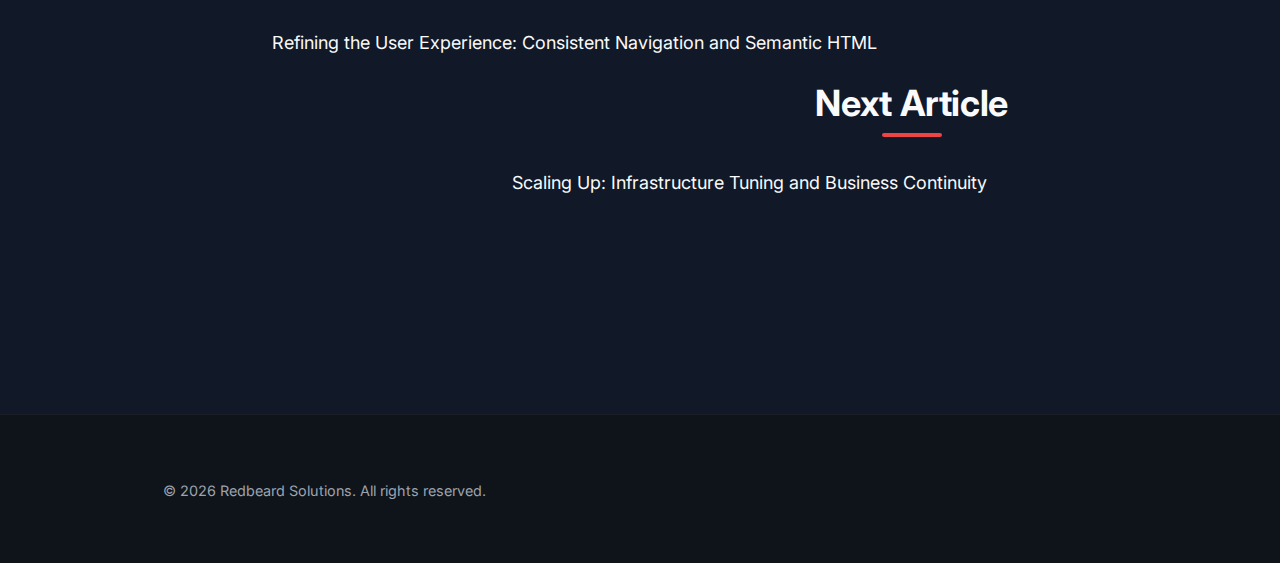
<file: blog-post-7.html>
<!DOCTYPE html>
<html lang="en">
<head>
    <meta charset="UTF-8">
    <meta name="viewport" content="width=device-width, initial-scale=1.0">
    <title>The Battle for Reader Mode: A Semantic Victory - Redbeard Solutions Blog</title>
    <link rel="stylesheet" href="style.css">
</head>
<body>
    <header>
        <nav>
            <div class="logo">Redbeard Solutions</div>
            <ul>
                <li><a href="index.html">Home</a></li>
                <li><a href="index.html#about">About</a></li>
                <li><a href="index.html#services">Services</a></li>
                <li><a href="index.html#testimonials">Reviews</a></li>
                <li><a href="index.html#contact">Contact</a></li>
                <li><a href="blog.html">Blog</a></li>
            </ul>
        </nav>
    </header>
    <main class="blog-main">
        <article class="blog-post">
            <header>
                <h1>The Battle for Reader Mode: A Semantic Victory</h1>
                <p class="post-meta">Published on <time datetime="2026-02-25">February 25, 2026</time> by <span class="author" rel="author">Redbeard Solutions</span></p>
            </header>
            <section class="post-content">
                <p>If you're reading this in a clean, distraction-free view, you're witnessing the result of a multi-hour tactical engagement with web browser algorithms. Our latest challenge was ensuring that our blog navigation—those crucial "Previous" and "Next" links—survived the aggressive "cleaning" process of tools like Safari Reader Mode.</p>

                <h2>When Semantic Tags Aren't Enough</h2>
                <p>The standard advice for Reader Mode is simple: use semantic tags. Wrap your content in <code>&lt;article&gt;</code>, use <code>&lt;header&gt;</code> for the title, and <code>&lt;main&gt;</code> for the page. We did all of that, yet our navigation links kept disappearing. Why? Because Reader Mode is designed to be a "distraction-free" environment, and it often views navigation menus and footers as distractions to be purged.</p>

                <h2>The Heading Tier Strategy</h2>
                <p>We discovered that the algorithm assigns a "priority" to different elements. Paragraphs, images, and headings are high priority. Navigation bars and small, isolated links are low priority. To win, we had to promote our navigation to a higher priority tier. By wrapping our "Previous" and "Next" links in <code>&lt;h2&gt;</code> tags inside the article body, we forced the algorithm to recognize them as essential sections of the content.</p>

                <h2>Balancing Utility and Aesthetics</h2>
                <p>Of course, high-priority semantic tags aren't always pretty in a standard web view. An <code>&lt;h2&gt;</code> tag is usually big and bold. We solved this with CSS, styling those functional headers to look like professional, muted navigation buttons in the standard view, while keeping their "important" status intact for the AI-driven Reader Mode parsers.</p>

                <h2>Why It Matters</h2>
                <p>This isn't just about links; it's about accessibility and control. As AI assistants and automated readers become the primary way people consume the web, building sites that are "machine-readable" is just as important as building them for human eyes. At Redbeard Solutions, we build for both.</p>
            </section>
            <section class="post-navigation-reader-safe">
                <div class="nav-group">
                    <h2>Previous Article</h2>
                    <p><a href="blog-post-6.html">Refining the User Experience: Consistent Navigation and Semantic HTML</a></p>
                </div>
                <div class="nav-group" style="text-align: right;">
                    <h2>Next Article</h2>
                    <p><a href="blog-post-8.html">Scaling Up: Infrastructure Tuning and Business Continuity</a></p>
                </div>
            </section>
        </article>
    </main>
    <footer>
        <p>&copy; 2026 Redbeard Solutions. All rights reserved.</p>
    </footer>
    <script src="script.js"></script>
</body>
</html>
</file>
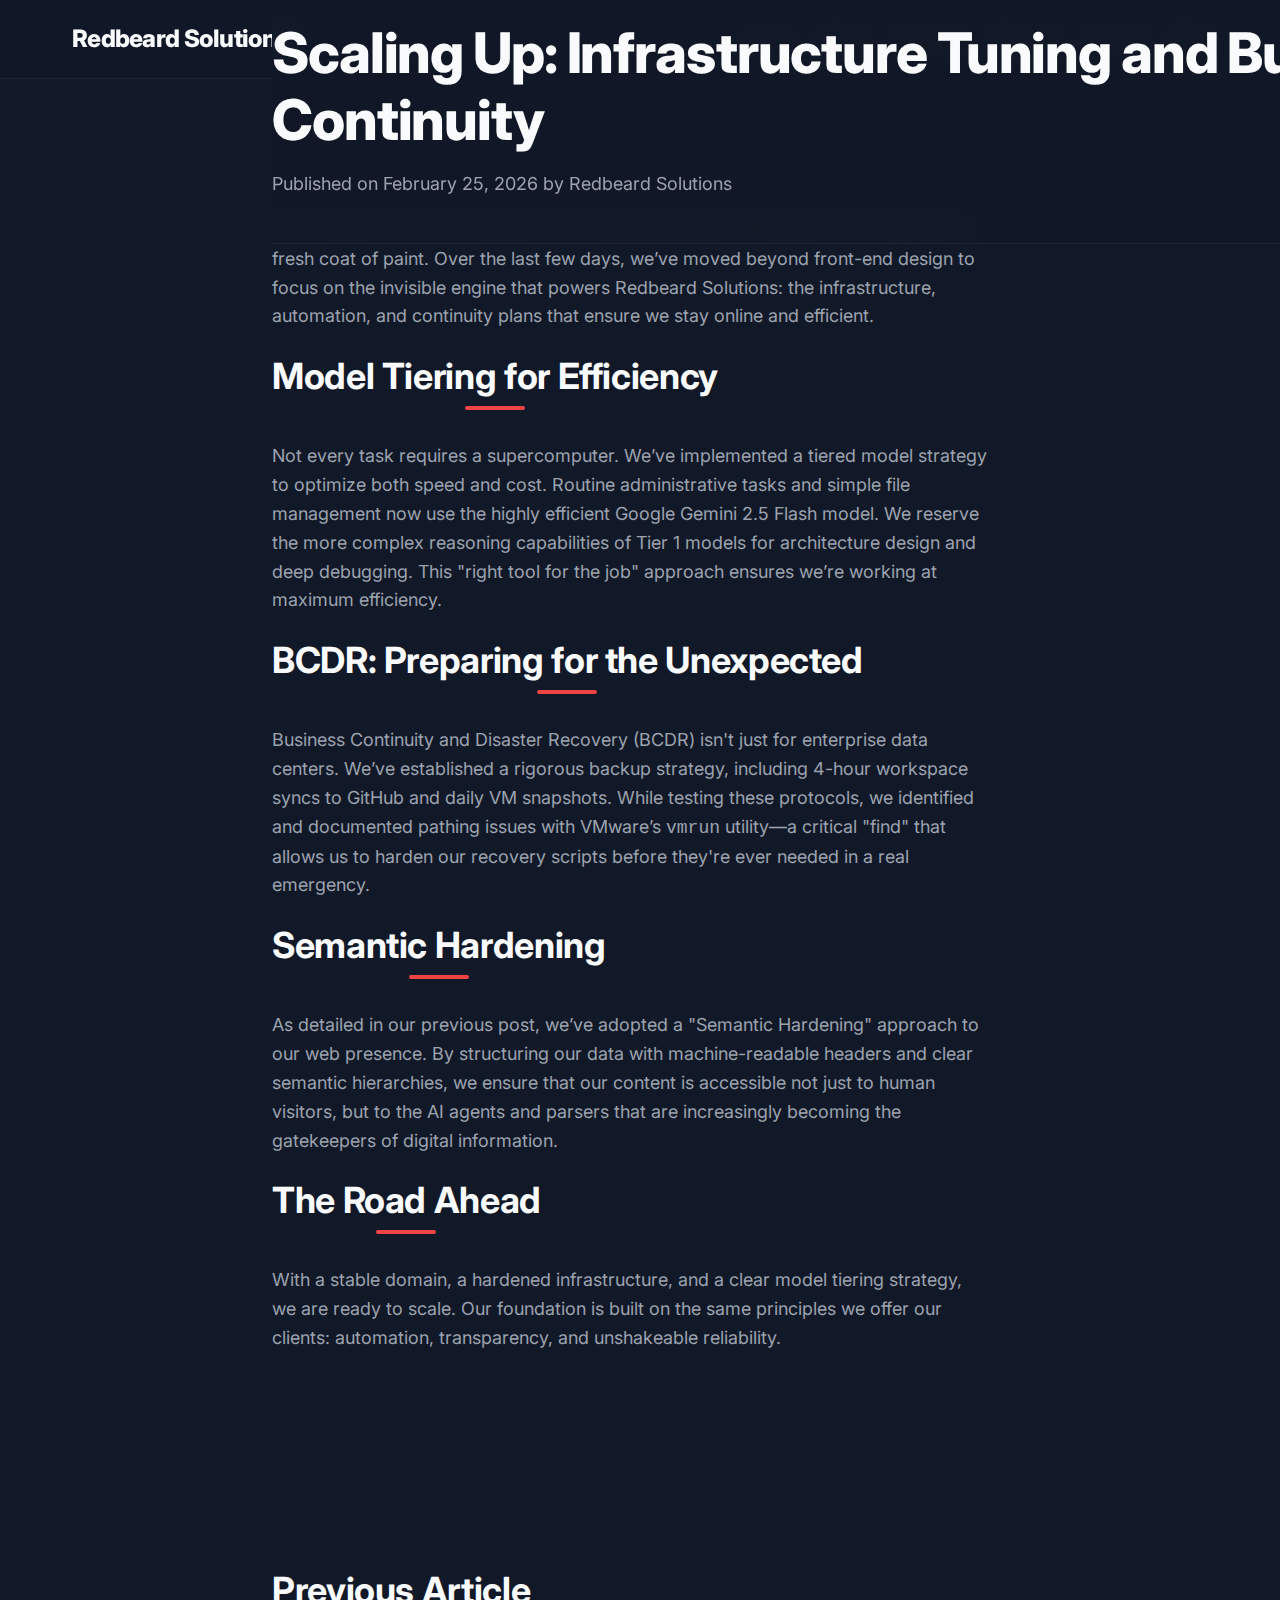
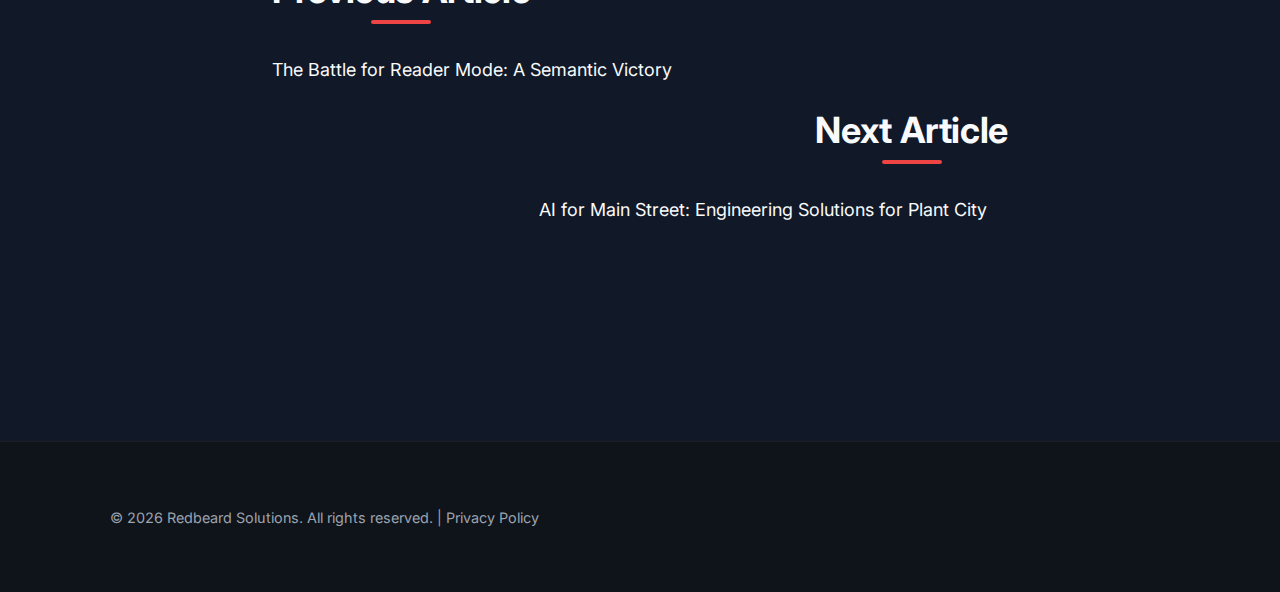
<file: blog-post-8.html>
<!DOCTYPE html>
<html lang="en">
<head>
    <meta charset="UTF-8">
    <meta name="viewport" content="width=device-width, initial-scale=1.0">
    <title>Scaling Up: Infrastructure Tuning and Business Continuity - Redbeard Solutions Blog</title>
    <link rel="stylesheet" href="style.css">
</head>
<body>
    <header>
        <nav>
            <div class="logo">Redbeard Solutions</div>
            <ul>
                <li><a href="index.html">Home</a></li>
                <li><a href="index.html#about">About</a></li>
                <li><a href="index.html#services">Services</a></li>
                <li><a href="index.html#testimonials">Reviews</a></li>
                <li><a href="index.html#contact">Contact</a></li>
                <li><a href="blog.html">Blog</a></li>
            </ul>
        </nav>
    </header>
    <main class="blog-main">
        <article class="blog-post">
            <header>
                <h1>Scaling Up: Infrastructure Tuning and Business Continuity</h1>
                <p class="post-meta">Published on <time datetime="2026-02-25">February 25, 2026</time> by <span class="author" rel="author">Redbeard Solutions</span></p>
            </header>
            <section class="post-content">
                <p>The transition from a prototype to a professional platform requires more than just a fresh coat of paint. Over the last few days, we’ve moved beyond front-end design to focus on the invisible engine that powers Redbeard Solutions: the infrastructure, automation, and continuity plans that ensure we stay online and efficient.</p>

                <h2>Model Tiering for Efficiency</h2>
                <p>Not every task requires a supercomputer. We’ve implemented a tiered model strategy to optimize both speed and cost. Routine administrative tasks and simple file management now use the highly efficient Google Gemini 2.5 Flash model. We reserve the more complex reasoning capabilities of Tier 1 models for architecture design and deep debugging. This "right tool for the job" approach ensures we’re working at maximum efficiency.</p>

                <h2>BCDR: Preparing for the Unexpected</h2>
                <p>Business Continuity and Disaster Recovery (BCDR) isn't just for enterprise data centers. We’ve established a rigorous backup strategy, including 4-hour workspace syncs to GitHub and daily VM snapshots. While testing these protocols, we identified and documented pathing issues with VMware’s <code>vmrun</code> utility—a critical "find" that allows us to harden our recovery scripts before they're ever needed in a real emergency.</p>

                <h2>Semantic Hardening</h2>
                <p>As detailed in our previous post, we’ve adopted a "Semantic Hardening" approach to our web presence. By structuring our data with machine-readable headers and clear semantic hierarchies, we ensure that our content is accessible not just to human visitors, but to the AI agents and parsers that are increasingly becoming the gatekeepers of digital information.</p>

                <h2>The Road Ahead</h2>
                <p>With a stable domain, a hardened infrastructure, and a clear model tiering strategy, we are ready to scale. Our foundation is built on the same principles we offer our clients: automation, transparency, and unshakeable reliability.</p>
            </section>
            <section class="post-navigation-reader-safe">
                <div class="nav-group">
                    <h2>Previous Article</h2>
                    <p><a href="blog-post-7.html">The Battle for Reader Mode: A Semantic Victory</a></p>
                </div>
                <div class="nav-group" style="text-align: right;">
                    <h2>Next Article</h2>
                    <p><a href="blog-post-9.html">AI for Main Street: Engineering Solutions for Plant City</a></p>
                </div>
            </section>
        </article>
    </main>
    <footer>
        <p>&copy; 2026 Redbeard Solutions. All rights reserved. | <a href="privacy.html" style="color: var(--text-muted); text-decoration: none;">Privacy Policy</a></p>
    </footer>
    <script src="script.js"></script>
</body>
</html>
</file>
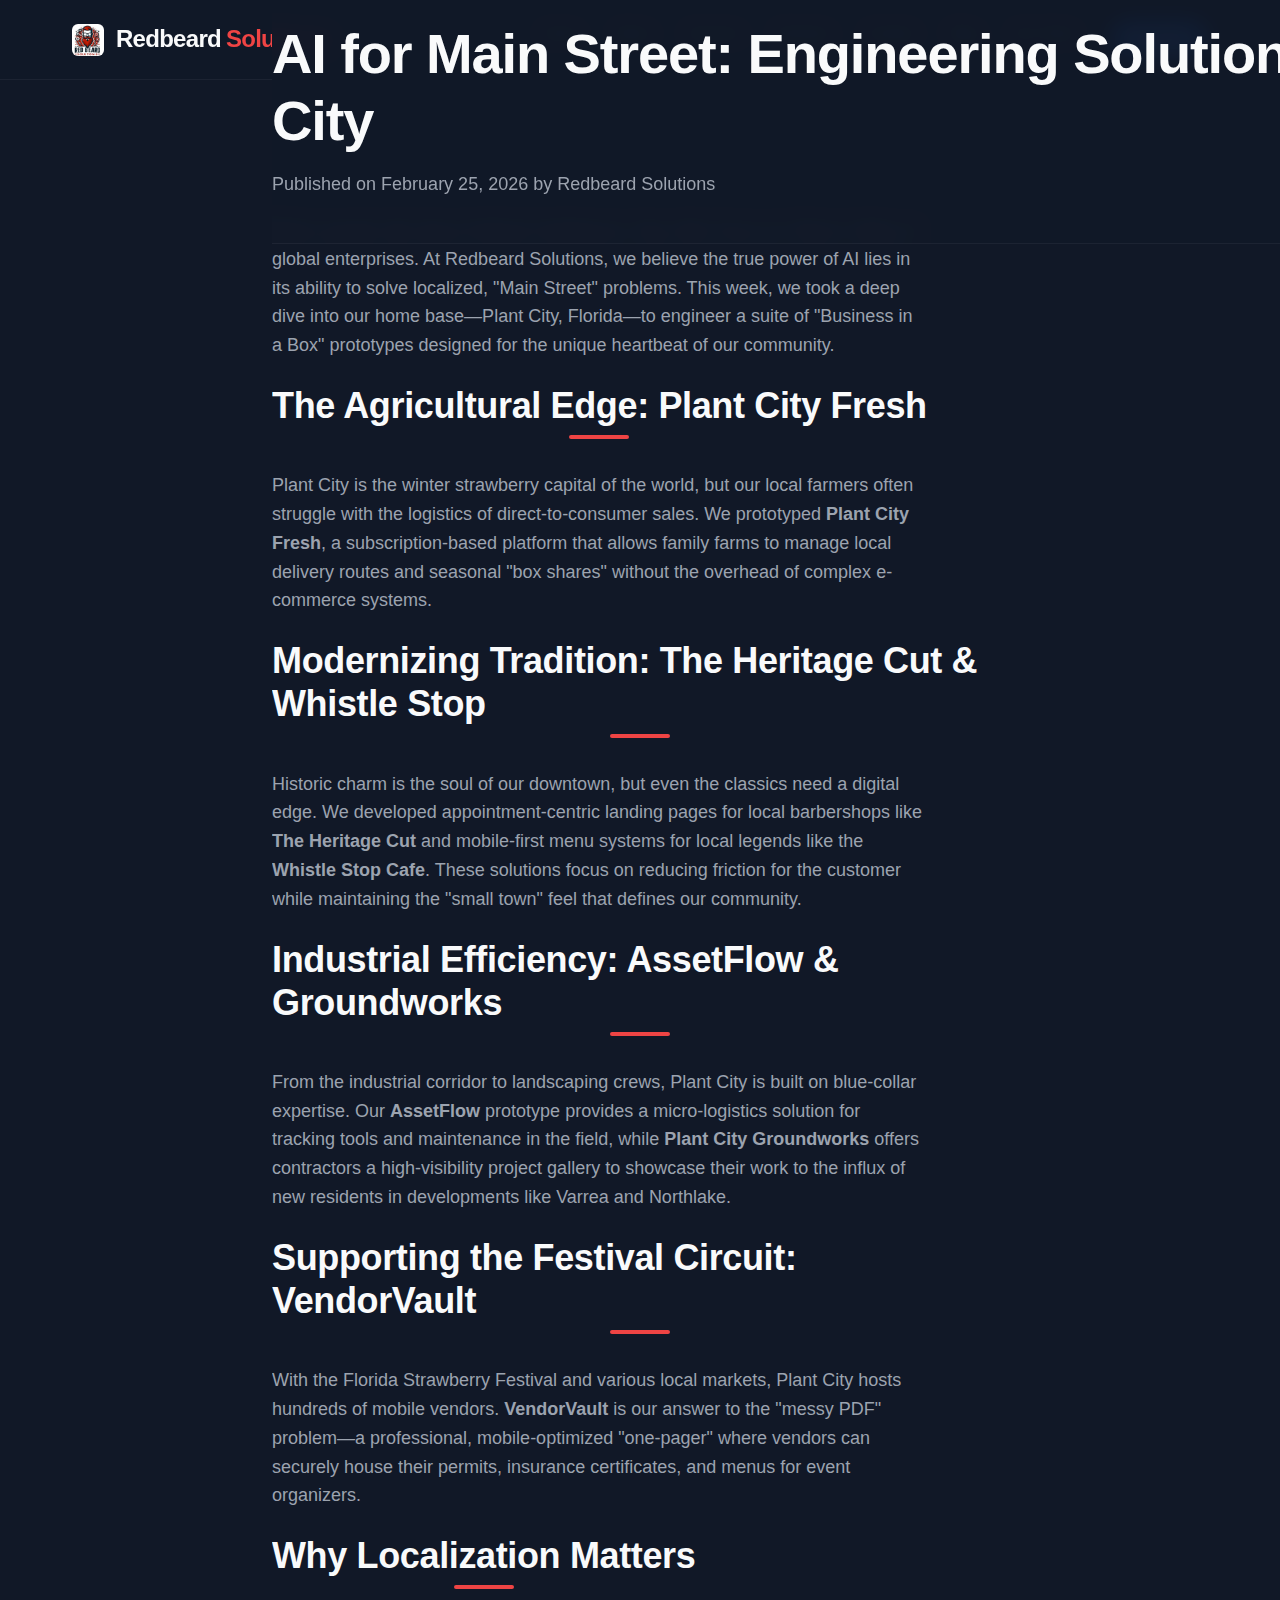
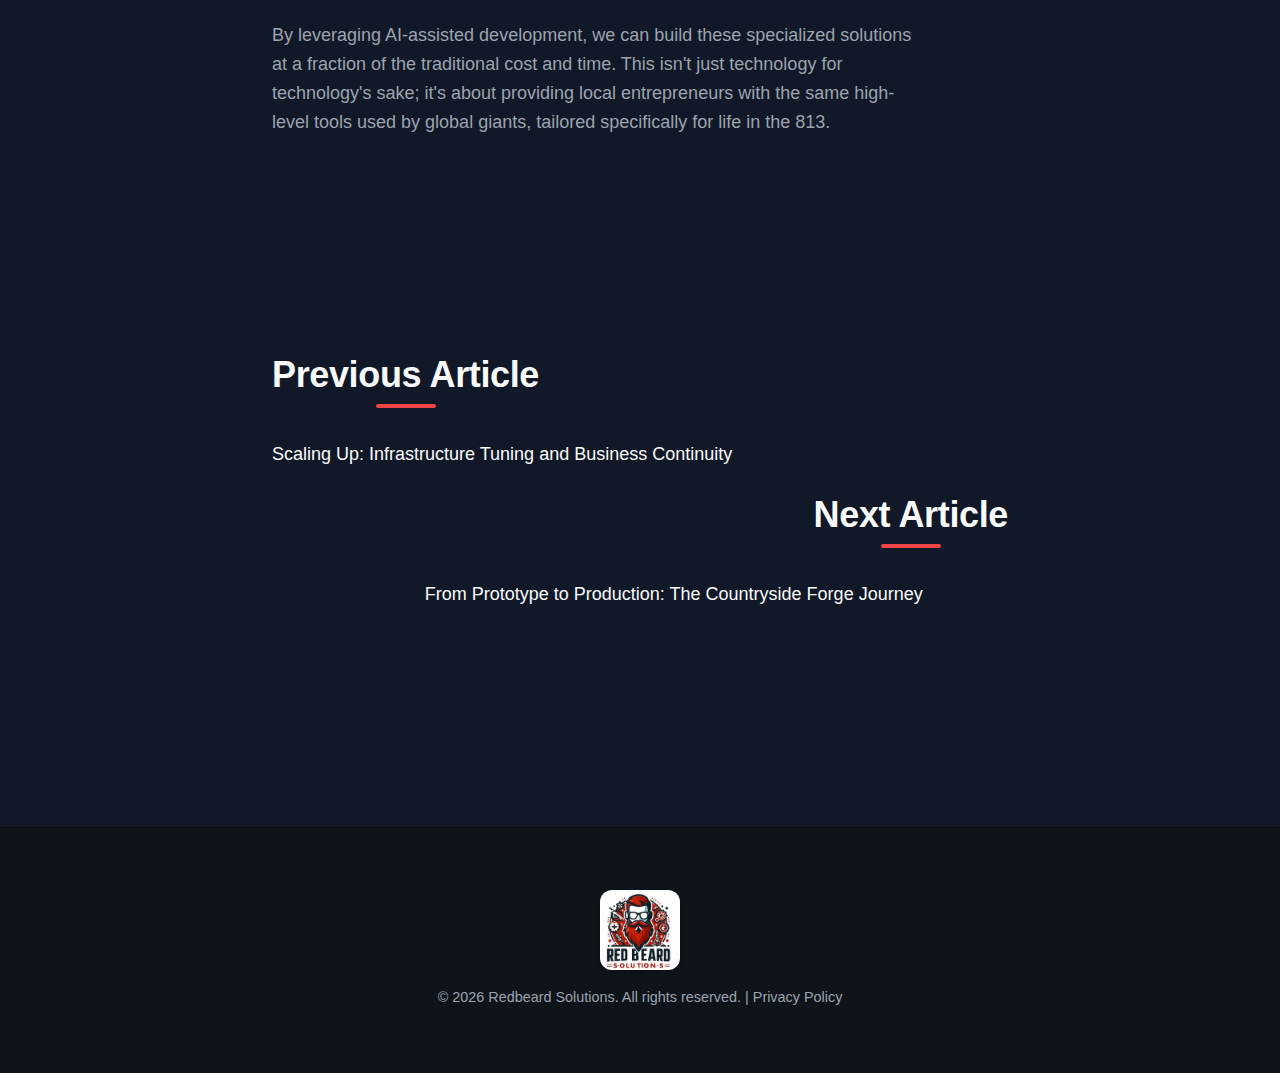
<file: blog-post-9.html>
<!DOCTYPE html>
<html lang="en">
<head>
    <meta http-equiv="Content-Security-Policy" content="default-src 'self'; script-src 'self' 'unsafe-inline' https://assets.calendly.com; style-src 'self' 'unsafe-inline' https://assets.calendly.com; img-src 'self' data: https:; connect-src 'self' https:; frame-src 'self' https:;">

    <meta charset="UTF-8">
    <meta name="viewport" content="width=device-width, initial-scale=1.0">
    <title>AI for Main Street: Engineering Solutions for Plant City - Redbeard Solutions Blog</title>
    <link rel="stylesheet" href="style.css">
</head>
<body>
    <header>
        <nav>
            <div class="logo" style="display:flex; align-items:center;"><a href="index.html" style="text-decoration:none; color:inherit; display:flex; align-items:center;"><img src="RBS-logo-small.jpeg" alt="Redbeard Solutions" style="height: 32px; width: 32px; margin-right: 12px; border-radius: 6px;"> Redbeard <span style="margin-left:5px; color: var(--accent-color);">Solutions</span></a></div>
            <ul>
                <li><a href="index.html">Home</a></li>
                <li><a href="index.html#about">About</a></li>
                <li><a href="index.html#services">Services</a></li>
                <li><a href="index.html#testimonials">Reviews</a></li>
                <li><a href="index.html#contact">Contact</a></li>
                <li><a href="blog.html">Blog</a></li>
                <li><a href="team.html">Our Team</a></li>
                <li><a href="https://square.link/u/UMABqVwS" target="_blank" id="nav-pay-btn" class="cta-button" data-url="https://square.link/u/UMABqVwS?src=embd" style="padding: 0.5rem 1.2rem; font-size: 0.9rem; background-color: #006aff; color: white;">Pay Now</a></li>
            </ul>
        </nav>
    </header>
    <main class="blog-main">
        <article class="blog-post">
            <header>
                <h1>AI for Main Street: Engineering Solutions for Plant City</h1>
                <p class="post-meta">Published on <time datetime="2026-02-25">February 25, 2026</time> by <span class="author" rel="author">Redbeard Solutions</span></p>
            </header>
            <section class="post-content">
                <p>When people talk about Artificial Intelligence, they often focus on Silicon Valley or global enterprises. At Redbeard Solutions, we believe the true power of AI lies in its ability to solve localized, "Main Street" problems. This week, we took a deep dive into our home base—Plant City, Florida—to engineer a suite of "Business in a Box" prototypes designed for the unique heartbeat of our community.</p>

                <h2>The Agricultural Edge: Plant City Fresh</h2>
                <p>Plant City is the winter strawberry capital of the world, but our local farmers often struggle with the logistics of direct-to-consumer sales. We prototyped <strong>Plant City Fresh</strong>, a subscription-based platform that allows family farms to manage local delivery routes and seasonal "box shares" without the overhead of complex e-commerce systems.</p>

                <h2>Modernizing Tradition: The Heritage Cut & Whistle Stop</h2>
                <p>Historic charm is the soul of our downtown, but even the classics need a digital edge. We developed appointment-centric landing pages for local barbershops like <strong>The Heritage Cut</strong> and mobile-first menu systems for local legends like the <strong>Whistle Stop Cafe</strong>. These solutions focus on reducing friction for the customer while maintaining the "small town" feel that defines our community.</p>

                <h2>Industrial Efficiency: AssetFlow & Groundworks</h2>
                <p>From the industrial corridor to landscaping crews, Plant City is built on blue-collar expertise. Our <strong>AssetFlow</strong> prototype provides a micro-logistics solution for tracking tools and maintenance in the field, while <strong>Plant City Groundworks</strong> offers contractors a high-visibility project gallery to showcase their work to the influx of new residents in developments like Varrea and Northlake.</p>

                <h2>Supporting the Festival Circuit: VendorVault</h2>
                <p>With the Florida Strawberry Festival and various local markets, Plant City hosts hundreds of mobile vendors. <strong>VendorVault</strong> is our answer to the "messy PDF" problem—a professional, mobile-optimized "one-pager" where vendors can securely house their permits, insurance certificates, and menus for event organizers.</p>

                <h2>Why Localization Matters</h2>
                <p>By leveraging AI-assisted development, we can build these specialized solutions at a fraction of the traditional cost and time. This isn't just technology for technology's sake; it's about providing local entrepreneurs with the same high-level tools used by global giants, tailored specifically for life in the 813.</p>
            </section>
            <section class="post-navigation-reader-safe">
                <div class="nav-group">
                    <h2>Previous Article</h2>
                    <p><a href="blog-post-8.html">Scaling Up: Infrastructure Tuning and Business Continuity</a></p>
                </div>
                <div class="nav-group" style="text-align: right;">
                    <h2>Next Article</h2>
                    <p><a href="blog-post-10.html">From Prototype to Production: The Countryside Forge Journey</a></p>
                </div>
            </section>
        </article>
    </main>
    <footer>
        <div class="container" style="display:flex; flex-direction:column; align-items:center; gap: 1rem;">
            <img src="RBS-logo-small.jpeg" alt="Redbeard Solutions Logo" style="height: 80px; width: 80px; border-radius: 12px; box-shadow: 0 4px 6px rgba(0, 0, 0, 0.1);">
            <p>&copy; 2026 Redbeard Solutions. All rights reserved. | <a href="privacy.html" style="color: var(--text-muted); text-decoration: none;">Privacy Policy</a></p>
        </div>
    </footer>
    <script src="script.js"></script>
</body>
</html>
</file>
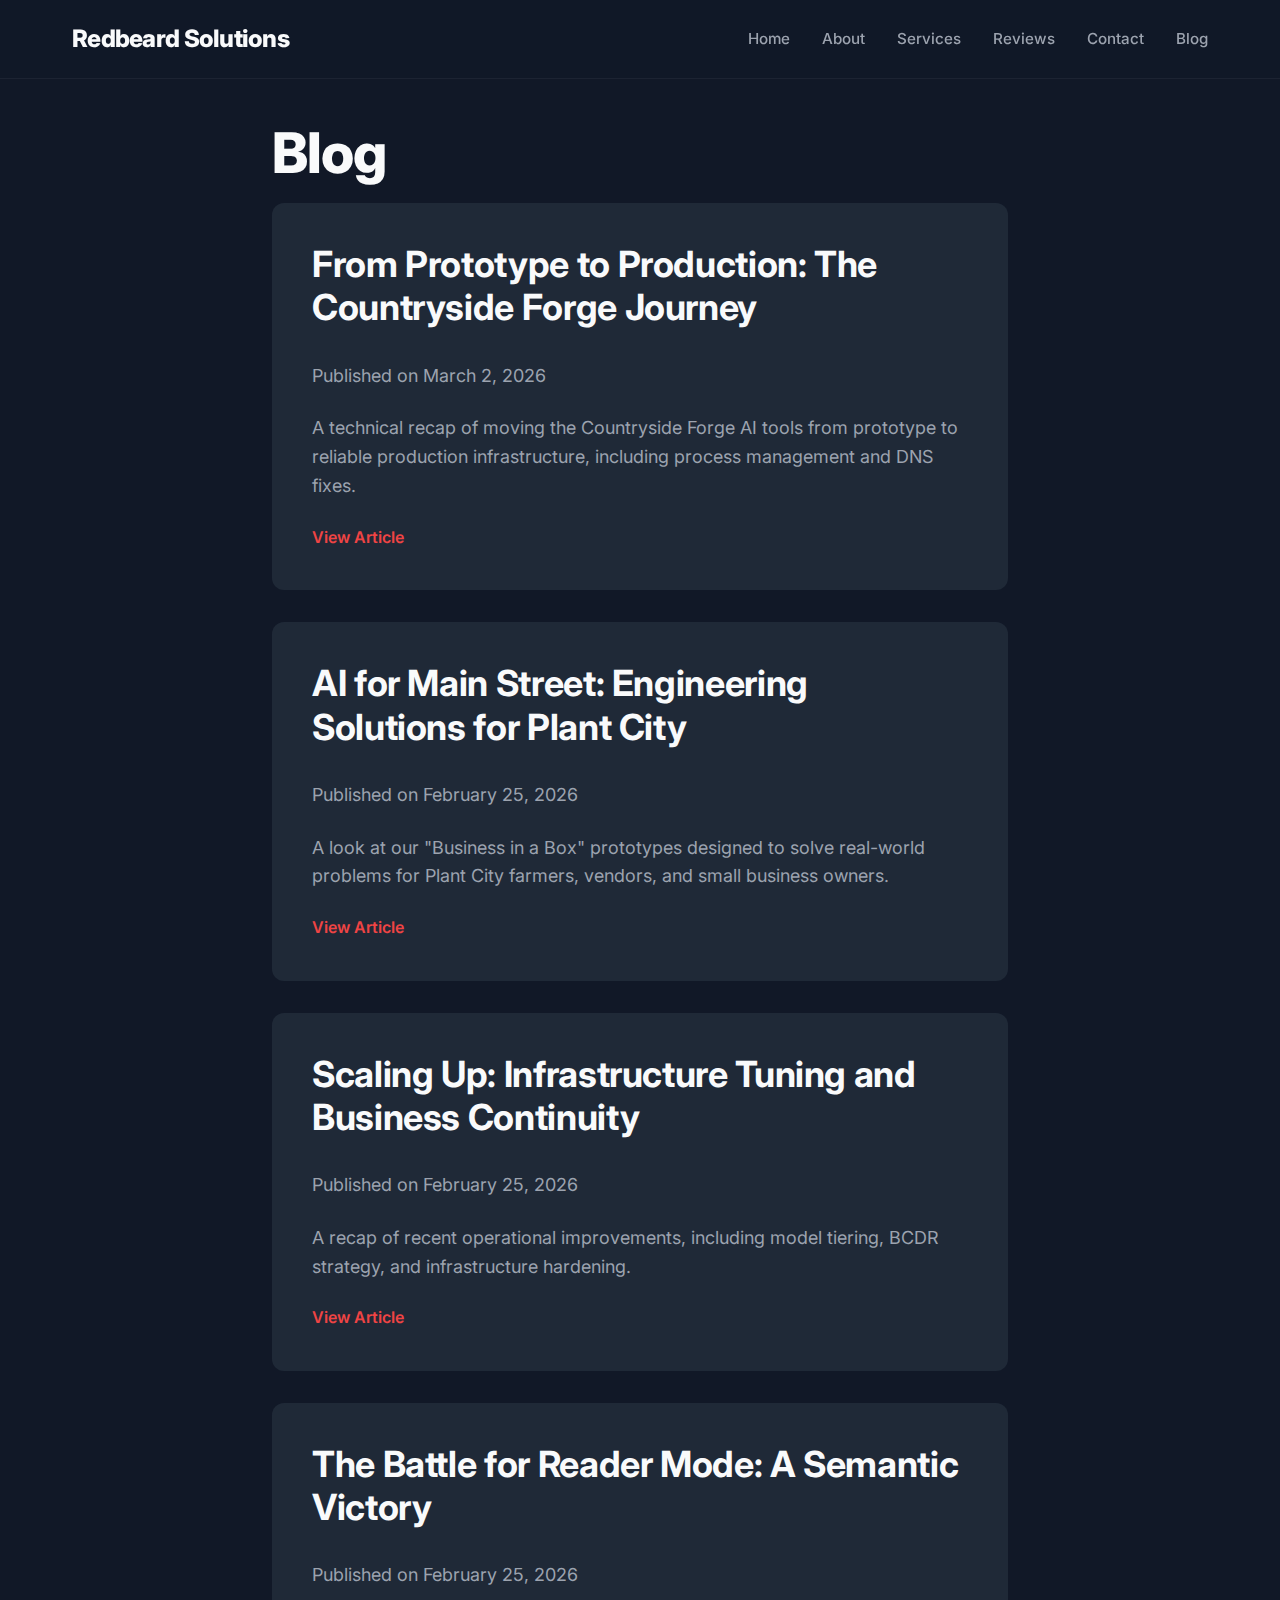
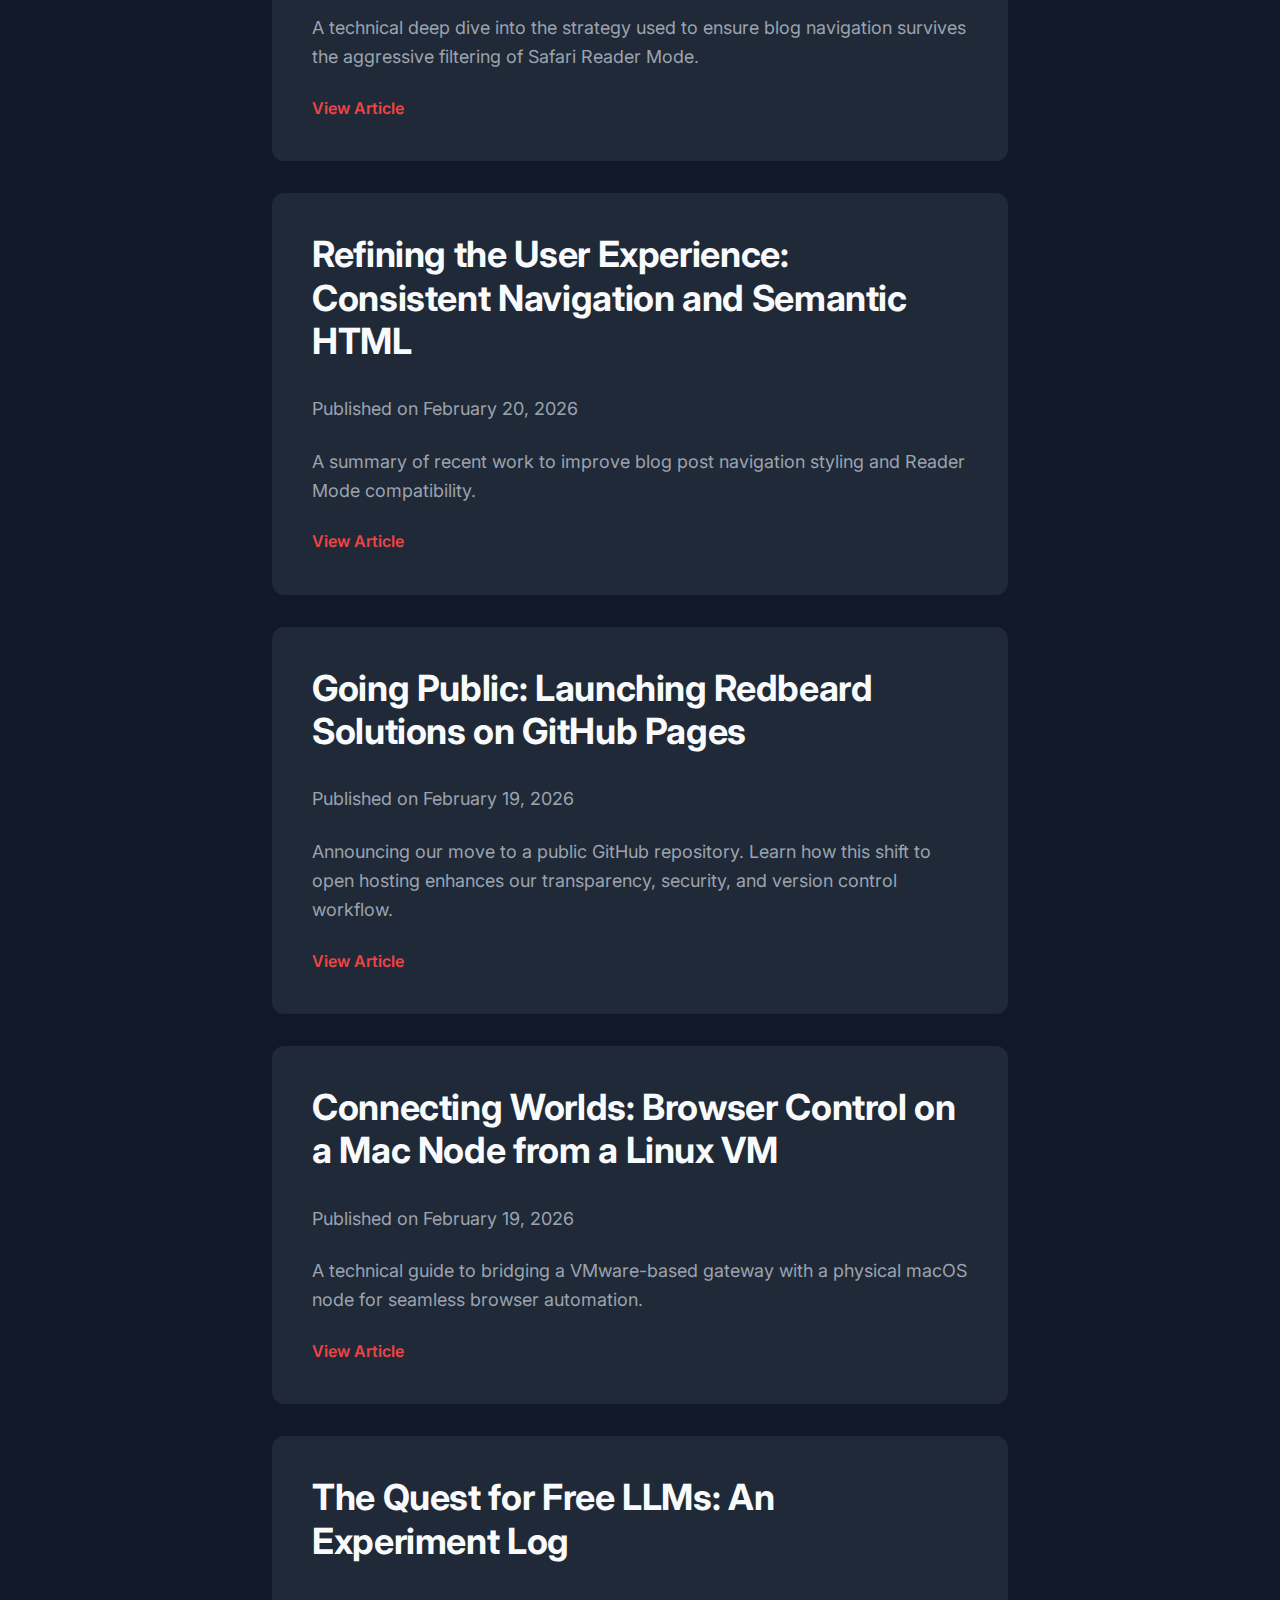
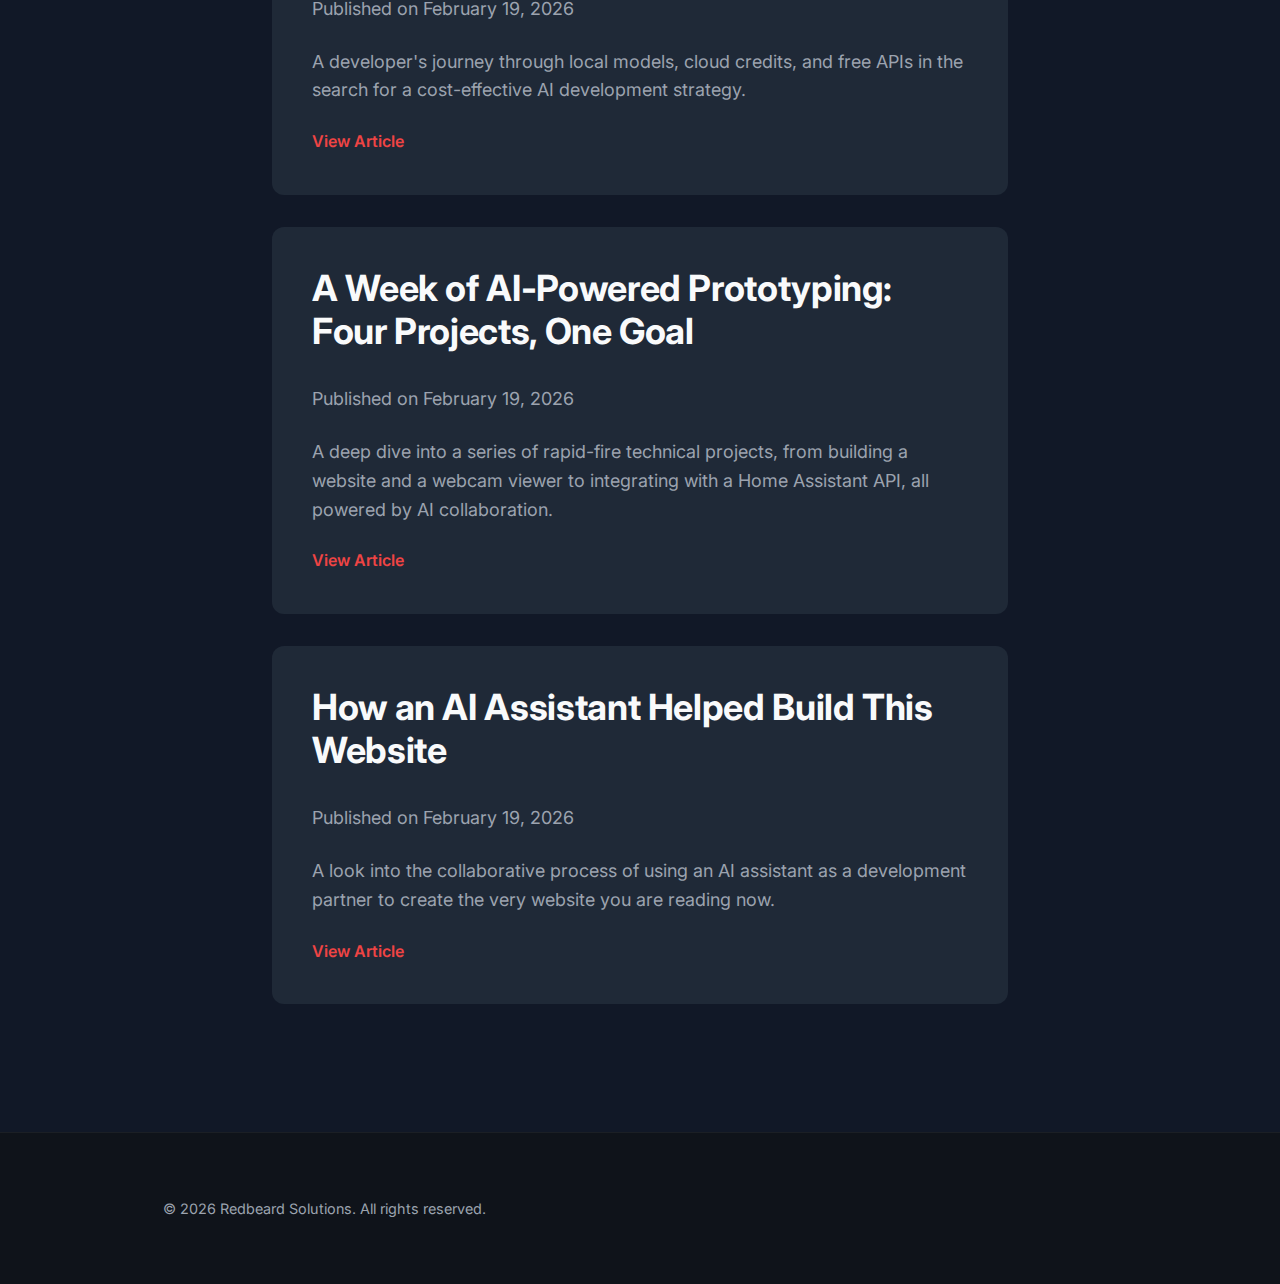
<file: blog.html>
<!DOCTYPE html>
<html lang="en">
<head>
    <meta charset="UTF-8">
    <meta name="viewport" content="width=device-width, initial-scale=1.0">
    <title>Blog - Redbeard Solutions</title>
    <link rel="stylesheet" href="style.css">
</head>
<body>

    <header>
        <nav>
            <div class="logo">Redbeard Solutions</div>
            <ul>
                <li><a href="index.html">Home</a></li>
                <li><a href="index.html#about">About</a></li>
                <li><a href="index.html#services">Services</a></li>
                <li><a href="index.html#testimonials">Reviews</a></li>
                <li><a href="index.html#contact">Contact</a></li>
                <li><a href="blog.html">Blog</a></li>
            </ul>
        </nav>
    </header>

    <main class="blog-main">
        <div class="blog-index">
            <h1>Blog</h1>
            <div class="post-summary">
                <h2><a href="blog-post-10.html">From Prototype to Production: The Countryside Forge Journey</a></h2>
                <p class="post-meta">Published on March 2, 2026</p>
                <p>A technical recap of moving the Countryside Forge AI tools from prototype to reliable production infrastructure, including process management and DNS fixes.</p>
                <a href="blog-post-10.html" class="view-post-link">View Article</a>
            </div>
            <div class="post-summary">
                <h2><a href="blog-post-9.html">AI for Main Street: Engineering Solutions for Plant City</a></h2>
                <p class="post-meta">Published on February 25, 2026</p>
                <p>A look at our "Business in a Box" prototypes designed to solve real-world problems for Plant City farmers, vendors, and small business owners.</p>
                <a href="blog-post-9.html" class="view-post-link">View Article</a>
            </div>
            <div class="post-summary">
                <h2><a href="blog-post-8.html">Scaling Up: Infrastructure Tuning and Business Continuity</a></h2>
                <p class="post-meta">Published on February 25, 2026</p>
                <p>A recap of recent operational improvements, including model tiering, BCDR strategy, and infrastructure hardening.</p>
                <a href="blog-post-8.html" class="view-post-link">View Article</a>
            </div>
            <div class="post-summary">
                <h2><a href="blog-post-7.html">The Battle for Reader Mode: A Semantic Victory</a></h2>
                <p class="post-meta">Published on February 25, 2026</p>
                <p>A technical deep dive into the strategy used to ensure blog navigation survives the aggressive filtering of Safari Reader Mode.</p>
                <a href="blog-post-7.html" class="view-post-link">View Article</a>
            </div>
            <div class="post-summary">
                <h2><a href="blog-post-6.html">Refining the User Experience: Consistent Navigation and Semantic HTML</a></h2>
                <p class="post-meta">Published on February 20, 2026</p>
                <p>A summary of recent work to improve blog post navigation styling and Reader Mode compatibility.</p>
                <a href="blog-post-6.html" class="view-post-link">View Article</a>
            </div>
            <div class="post-summary">
                <h2><a href="blog-post-5.html">Going Public: Launching Redbeard Solutions on GitHub Pages</a></h2>
                <p class="post-meta">Published on February 19, 2026</p>
                <p>Announcing our move to a public GitHub repository. Learn how this shift to open hosting enhances our transparency, security, and version control workflow.</p>
                <a href="blog-post-5.html" class="view-post-link">View Article</a>
            </div>
            <div class="post-summary">
                <h2><a href="blog-post-4.html">Connecting Worlds: Browser Control on a Mac Node from a Linux VM</a></h2>
                <p class="post-meta">Published on February 19, 2026</p>
                <p>A technical guide to bridging a VMware-based gateway with a physical macOS node for seamless browser automation.</p>
                <a href="blog-post-4.html" class="view-post-link">View Article</a>
            </div>
            <div class="post-summary">
                <h2><a href="blog-post-3.html">The Quest for Free LLMs: An Experiment Log</a></h2>
                <p class="post-meta">Published on February 19, 2026</p>
                <p>A developer's journey through local models, cloud credits, and free APIs in the search for a cost-effective AI development strategy.</p>
                <a href="blog-post-3.html" class="view-post-link">View Article</a>
            </div>
            <div class="post-summary">
                <h2><a href="blog-post-2.html">A Week of AI-Powered Prototyping: Four Projects, One Goal</a></h2>
                <p class="post-meta">Published on February 19, 2026</p>
                <p>A deep dive into a series of rapid-fire technical projects, from building a website and a webcam viewer to integrating with a Home Assistant API, all powered by AI collaboration.</p>
                <a href="blog-post-2.html" class="view-post-link">View Article</a>
            </div>
            <div class="post-summary">
                <h2><a href="blog-post-1.html">How an AI Assistant Helped Build This Website</a></h2>
                <p class="post-meta">Published on February 19, 2026</p>
                <p>A look into the collaborative process of using an AI assistant as a development partner to create the very website you are reading now.</p>
                <a href="blog-post-1.html" class="view-post-link">View Article</a>
            </div>
        </div>
    </main>

    <footer>
        <p>&copy; 2026 Redbeard Solutions. All rights reserved.</p>
    </footer>

</body>
</html>
</file>
<file: style.css>
@import url('https://fonts.googleapis.com/css2?family=Inter:wght@300;400;600;800&family=Merriweather:ital,wght@0,300;0,400;1,300&display=swap');

:root {
    /* Modern Dark Theme Palette */
    --bg-primary: #111827;   /* Deep Charcoal */
    --bg-secondary: #1F2937; /* Lighter Charcoal */
    --bg-accent: #374151;    /* Subtle highlight */
    
    --accent-color: #EF4444; /* Vibrant Red */
    --accent-hover: #DC2626; /* Darker Red for hover */
    
    --text-main: #F9FAFB;    /* Off-white */
    --text-muted: #9CA3AF;   /* Gray text */
    
    --font-heading: 'Inter', sans-serif;
    --font-body: 'Inter', sans-serif;
    
    --radius: 12px;
    --shadow-sm: 0 1px 2px 0 rgba(0, 0, 0, 0.05);
    --shadow-md: 0 4px 6px -1px rgba(0, 0, 0, 0.1), 0 2px 4px -1px rgba(0, 0, 0, 0.06);
    --shadow-lg: 0 10px 15px -3px rgba(0, 0, 0, 0.1), 0 4px 6px -2px rgba(0, 0, 0, 0.05);
}

* {
    box-sizing: border-box;
    margin: 0;
    padding: 0;
}

html {
    scroll-behavior: smooth;
    font-size: 16px;
}

body {
    font-family: var(--font-body);
    line-height: 1.6;
    background-color: var(--bg-primary);
    color: var(--text-main);
    -webkit-font-smoothing: antialiased;
}

/* --- Typography --- */
h1, h2, h3, h4, h5, h6 {
    font-family: var(--font-heading);
    color: var(--text-main);
    line-height: 1.2;
    margin-bottom: 1rem;
}

h1 { font-size: 3.5rem; font-weight: 800; letter-spacing: -0.02em; }
h2 { font-size: 2.25rem; font-weight: 700; letter-spacing: -0.01em; margin-bottom: 2rem; position: relative; display: inline-block; }
h3 { font-size: 1.5rem; font-weight: 600; color: var(--text-main); }
p { color: var(--text-muted); font-size: 1.125rem; margin-bottom: 1.5rem; max-width: 65ch; }

a {
    color: var(--text-main);
    text-decoration: none;
    transition: all 0.2s ease;
}

a:hover {
    color: var(--accent-color);
}

/* --- Layout --- */
.container {
    max-width: 1200px;
    margin: 0 auto;
    padding: 0 2rem;
}

/* --- Header --- */
header {
    background-color: rgba(17, 24, 39, 0.95); /* Glassy effect */
    backdrop-filter: blur(10px);
    padding: 1.25rem 0;
    position: fixed;
    width: 100%;
    top: 0;
    z-index: 1000;
    border-bottom: 1px solid rgba(255,255,255,0.05);
}

nav {
    display: flex;
    justify-content: space-between;
    align-items: center;
    max-width: 1200px;
    margin: 0 auto;
    padding: 0 2rem;
}

.logo {
    font-size: 1.5rem;
    font-weight: 800;
    letter-spacing: -0.03em;
    color: var(--text-main);
}

.logo span { color: var(--accent-color); }

nav ul {
    list-style: none;
    display: flex;
    gap: 2rem;
}

nav ul li a {
    font-weight: 500;
    font-size: 0.95rem;
    color: var(--text-muted);
}

nav ul li a:hover {
    color: var(--accent-color);
}

main { padding-top: 80px; }

/* --- Sections --- */
section {
    padding: 6rem 0;
    position: relative;
    overflow: hidden;
}

section h2::after {
    content: '';
    display: block;
    width: 60px;
    height: 4px;
    background-color: var(--accent-color);
    margin: 0.5rem auto 0;
    border-radius: 2px;
}

/* --- Hero --- */
#hero {
    min-height: 80vh;
    display: flex;
    flex-direction: column;
    justify-content: center;
    align-items: center;
    text-align: center;
    padding-top: 80px;
}

#hero h1 {
    max-width: 800px;
    margin-bottom: 1.5rem;
}

#hero p {
    font-size: 1.35rem;
    color: var(--text-muted);
    margin-bottom: 2.5rem;
}

.cta-button {
    display: inline-block;
    background-color: var(--accent-color);
    color: white;
    padding: 1rem 2.5rem;
    border-radius: 50px;
    font-weight: 600;
    font-size: 1.1rem;
    transition: transform 0.2s, background-color 0.2s;
}

.cta-button:hover {
    background-color: var(--accent-hover);
    transform: translateY(-2px);
    color: white;
}

/* --- Cards --- */
.grid-3 {
    display: grid;
    grid-template-columns: repeat(auto-fit, minmax(300px, 1fr));
    gap: 2rem;
    margin-top: 3rem;
}

.card {
    background-color: var(--bg-secondary);
    padding: 2.5rem;
    border-radius: var(--radius);
    transition: transform 0.3s ease;
    border: 1px solid rgba(255,255,255,0.05);
    text-align: left; /* Enforce left alignment */
}

.card:hover {
    transform: translateY(-5px);
}

.card h3 {
    text-align: left;
    margin-bottom: 1rem;
    font-size: 1.35rem;
}

.card p {
    text-align: left;
    font-size: 1rem;
    margin-bottom: 0;
}

#services { background-color: var(--bg-primary); }
#about { background-color: var(--bg-secondary); }

/* --- Brands --- */
#brands {
    background-color: var(--bg-primary);
    text-align: center;
}

.brand-grid {
    display: flex;
    flex-wrap: wrap;
    justify-content: center;
    gap: 1.5rem;
    margin-top: 3rem;
}

.brand-item {
    font-size: 1rem;
    font-weight: 600;
    color: var(--text-muted);
    padding: 0.75rem 2rem;
    border: 1px solid var(--bg-accent);
    border-radius: 50px;
    background: var(--bg-secondary);
    transition: all 0.3s ease;
}

.brand-item:hover {
    border-color: var(--accent-color);
    color: var(--text-main);
}

/* --- Testimonials --- */
#testimonials {
    background-color: var(--bg-secondary);
    text-align: center;
}

.testimonial-carousel {
    max-width: 900px;
    margin: 4rem auto;
    min-height: 200px;
    position: relative;
}

.testimonial-slide {
    position: absolute;
    inset: 0;
    opacity: 0;
    transition: opacity 0.6s ease-in-out;
    display: flex;
    flex-direction: column;
    justify-content: center;
    align-items: center;
}

.testimonial-slide.active {
    opacity: 1;
}

.testimonial-slide blockquote {
    font-size: 1.5rem;
    font-weight: 300;
    line-height: 1.4;
    margin-bottom: 1.5rem;
    font-style: italic;
}

.testimonial-slide cite {
    font-weight: 600;
    color: var(--accent-color);
    text-transform: uppercase;
}

/* --- Contact --- */
#contact {
    text-align: center;
}

#contact p {
    max-width: none; /* Override max-width for centering */
}

.contact-direct { margin-top: 2rem; }
.contact-direct a { color: var(--accent-color); font-weight: 600; }

/* --- Footer --- */
footer {
    background-color: #0f131a;
    padding: 4rem 2rem;
    text-align: center;
    border-top: 1px solid rgba(255,255,255,0.05);
}

footer p { margin: 0; font-size: 0.9rem; }

/* --- Blog --- */
.blog-main {
    max-width: 800px;
    margin: 0 auto;
    padding: 120px 2rem 6rem;
}

.post-summary {
    background: var(--bg-secondary);
    padding: 2.5rem;
    border-radius: var(--radius);
    margin-bottom: 2rem;
}
.post-summary h2 a:hover { color: var(--accent-color); }
.view-post-link { color: var(--accent-color); font-weight: 600; }

/* Blog Post Navigation - Boxed Style (Reader Mode Safe) */
.further-reading {
    display: flex;
    justify-content: center; /* Center the group of buttons */
    align-items: stretch;    /* Make buttons equal height */
    width: 100%;
    margin-top: 3rem;
    padding-top: 2rem;
    border-top: 1px solid rgba(255,255,255,0.1);
    gap: 1.5rem; /* Slightly more space */
}

.further-reading-link {
    text-decoration: none;
    color: var(--text-main);
    font-weight: 600;
    display: flex;
    flex-direction: column;
    justify-content: center;
    align-items: center;
    padding: 1rem 1.5rem; /* Larger padding for better touch target */
    flex: 1;              /* Grow to fill space equally */
    width: 100%;
    max-width: 320px;     /* Cap width so they don't get absurdly wide */
    border-radius: 8px;
    background-color: var(--bg-accent);
    transition: all 0.2s ease;
    text-align: center;
}

.further-reading-link:hover {
    color: var(--text-main);
    background-color: var(--accent-color);
    cursor: pointer;
    transform: translateY(-2px);
}

.further-reading-link .nav-label {
    display: block;
    font-size: 0.85rem;
    color: var(--text-muted);
    margin-bottom: 0.25rem;
    text-transform: uppercase;
    letter-spacing: 0.05em;
}

.further-reading-link:hover .nav-label {
    color: rgba(255,255,255,0.9);
}

.further-reading-link .nav-title {
    font-size: 0.95rem;
    line-height: 1.3;
}

/* Mobile Response */
@media (max-width: 768px) {
    h1 { font-size: 2.5rem; }
    h2 { font-size: 1.75rem; }
    .grid-3, .bio-grid { grid-template-columns: 1fr; }
    nav { flex-direction: column; gap: 1rem; }
    nav ul { flex-wrap: wrap; justify-content: center; gap: 1rem; }
    
    /* Increase top padding on mobile to account for taller header */
    main { padding-top: 160px; }
    
    /* Specific override for blog pages to ensure title clears the header */
    .blog-main { 
        padding-top: 200px; 
    }

    /* Responsive adjustments for blog navigation */
    .further-reading {
        flex-direction: column;
    }
    
    .further-reading-link {
        width: 100%;
        max-width: none;
    }
}

/* Blog Content Styling */
.blog-post ul {
    padding-left: 1.5rem;
    margin-bottom: 1.5rem;
    list-style-type: disc;
}

.blog-post li {
    margin-bottom: 0.5rem;
    color: var(--text-muted);
}

.blog-post li strong {
    color: var(--text-main);
}
</file>
